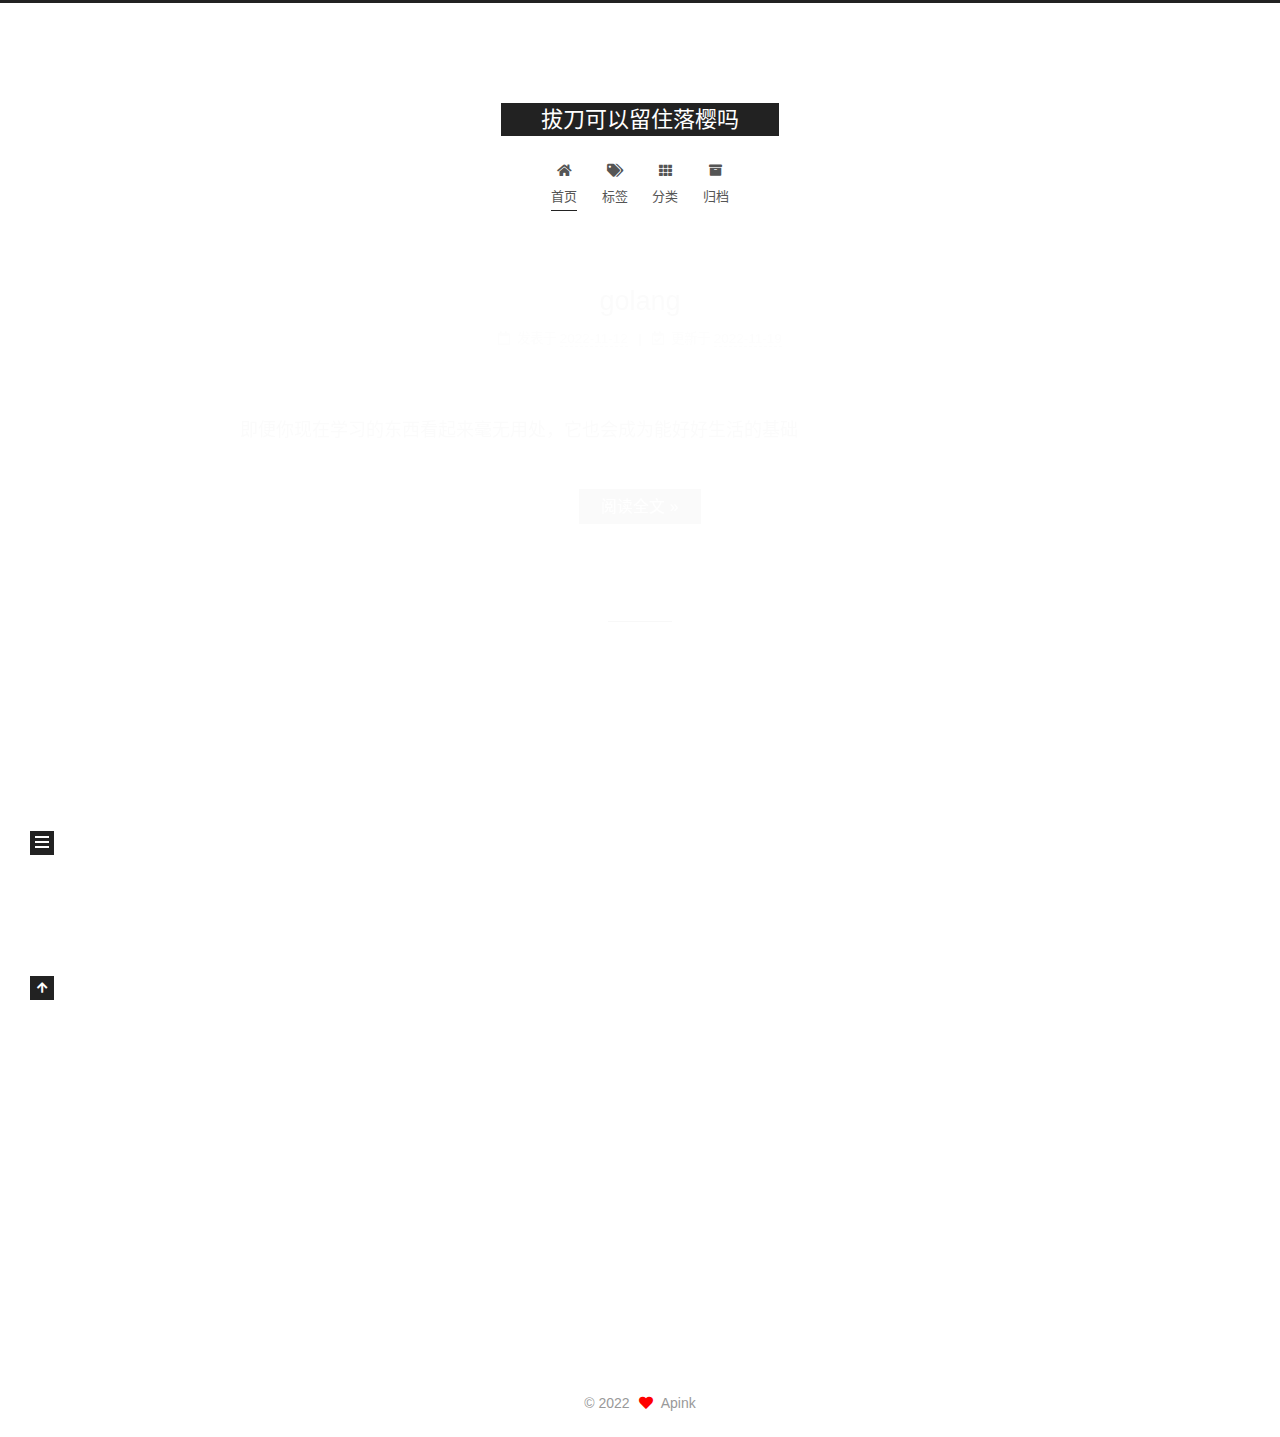
<file: index.html>
<!DOCTYPE html>
<html lang="zh-CN">
<head>
  <meta charset="UTF-8">
<meta name="viewport" content="width=device-width, initial-scale=1, maximum-scale=2">
<meta name="theme-color" content="#222">
<meta name="generator" content="Hexo 6.3.0">
  <link rel="apple-touch-icon" sizes="180x180" href="/images/apple-touch-icon-next.png">
  <link rel="icon" type="image/png" sizes="32x32" href="/images/favicon-32x32-next.png">
  <link rel="icon" type="image/png" sizes="16x16" href="/images/favicon-16x16-next.png">
  <link rel="mask-icon" href="/images/logo.svg" color="#222">

<link rel="stylesheet" href="/css/main.css">


<link rel="stylesheet" href="/lib/font-awesome/css/all.min.css">

<script id="hexo-configurations">
    var NexT = window.NexT || {};
    var CONFIG = {"hostname":"example.com","root":"/","scheme":"Muse","version":"7.8.0","exturl":false,"sidebar":{"position":"left","display":"post","padding":18,"offset":12,"onmobile":false},"copycode":{"enable":false,"show_result":false,"style":null},"back2top":{"enable":true,"sidebar":false,"scrollpercent":false},"bookmark":{"enable":false,"color":"#222","save":"auto"},"fancybox":false,"mediumzoom":false,"lazyload":false,"pangu":false,"comments":{"style":"tabs","active":null,"storage":true,"lazyload":false,"nav":null},"algolia":{"hits":{"per_page":10},"labels":{"input_placeholder":"Search for Posts","hits_empty":"We didn't find any results for the search: ${query}","hits_stats":"${hits} results found in ${time} ms"}},"localsearch":{"enable":false,"trigger":"auto","top_n_per_article":1,"unescape":false,"preload":false},"motion":{"enable":true,"async":false,"transition":{"post_block":"fadeIn","post_header":"slideDownIn","post_body":"slideDownIn","coll_header":"slideLeftIn","sidebar":"slideUpIn"}}};
  </script>

  <meta property="og:type" content="website">
<meta property="og:title" content="拔刀可以留住落樱吗">
<meta property="og:url" content="http://example.com/index.html">
<meta property="og:site_name" content="拔刀可以留住落樱吗">
<meta property="og:locale" content="zh_CN">
<meta property="article:author" content="Apink">
<meta name="twitter:card" content="summary">

<link rel="canonical" href="http://example.com/">


<script id="page-configurations">
  // https://hexo.io/docs/variables.html
  CONFIG.page = {
    sidebar: "",
    isHome : true,
    isPost : false,
    lang   : 'zh-CN'
  };
</script>

  <title>拔刀可以留住落樱吗</title>
  






  <noscript>
  <style>
  .use-motion .brand,
  .use-motion .menu-item,
  .sidebar-inner,
  .use-motion .post-block,
  .use-motion .pagination,
  .use-motion .comments,
  .use-motion .post-header,
  .use-motion .post-body,
  .use-motion .collection-header { opacity: initial; }

  .use-motion .site-title,
  .use-motion .site-subtitle {
    opacity: initial;
    top: initial;
  }

  .use-motion .logo-line-before i { left: initial; }
  .use-motion .logo-line-after i { right: initial; }
  </style>
</noscript>

</head>

<body itemscope itemtype="http://schema.org/WebPage">
  <div class="container use-motion">
    <div class="headband"></div>

    <header class="header" itemscope itemtype="http://schema.org/WPHeader">
      <div class="header-inner"><div class="site-brand-container">
  <div class="site-nav-toggle">
    <div class="toggle" aria-label="切换导航栏">
      <span class="toggle-line toggle-line-first"></span>
      <span class="toggle-line toggle-line-middle"></span>
      <span class="toggle-line toggle-line-last"></span>
    </div>
  </div>

  <div class="site-meta">

    <a href="/" class="brand" rel="start">
      <span class="logo-line-before"><i></i></span>
      <h1 class="site-title">拔刀可以留住落樱吗</h1>
      <span class="logo-line-after"><i></i></span>
    </a>
  </div>

  <div class="site-nav-right">
    <div class="toggle popup-trigger">
    </div>
  </div>
</div>




<nav class="site-nav">
  <ul id="menu" class="main-menu menu">
        <li class="menu-item menu-item-home">

    <a href="/" rel="section"><i class="fa fa-home fa-fw"></i>首页</a>

  </li>
        <li class="menu-item menu-item-tags">

    <a href="/tags/" rel="section"><i class="fa fa-tags fa-fw"></i>标签</a>

  </li>
        <li class="menu-item menu-item-categories">

    <a href="/categories/" rel="section"><i class="fa fa-th fa-fw"></i>分类</a>

  </li>
        <li class="menu-item menu-item-archives">

    <a href="/archives/" rel="section"><i class="fa fa-archive fa-fw"></i>归档</a>

  </li>
  </ul>
</nav>




</div>
    </header>

    
  <div class="back-to-top">
    <i class="fa fa-arrow-up"></i>
    <span>0%</span>
  </div>


    <main class="main">
      <div class="main-inner">
        <div class="content-wrap">
          

          <div class="content index posts-expand">
            
      
  
  
  <article itemscope itemtype="http://schema.org/Article" class="post-block" lang="zh-CN">
    <link itemprop="mainEntityOfPage" href="http://example.com/2022/11/12/golang/">

    <span hidden itemprop="author" itemscope itemtype="http://schema.org/Person">
      <meta itemprop="image" content="/images/avatar.gif">
      <meta itemprop="name" content="Apink">
      <meta itemprop="description" content="">
    </span>

    <span hidden itemprop="publisher" itemscope itemtype="http://schema.org/Organization">
      <meta itemprop="name" content="拔刀可以留住落樱吗">
    </span>
      <header class="post-header">
        <h2 class="post-title" itemprop="name headline">
          
            <a href="/2022/11/12/golang/" class="post-title-link" itemprop="url">golang</a>
        </h2>

        <div class="post-meta">
            <span class="post-meta-item">
              <span class="post-meta-item-icon">
                <i class="far fa-calendar"></i>
              </span>
              <span class="post-meta-item-text">发表于</span>

              <time title="创建时间：2022-11-12 21:13:49" itemprop="dateCreated datePublished" datetime="2022-11-12T21:13:49+08:00">2022-11-12</time>
            </span>
              <span class="post-meta-item">
                <span class="post-meta-item-icon">
                  <i class="far fa-calendar-check"></i>
                </span>
                <span class="post-meta-item-text">更新于</span>
                <time title="修改时间：2022-11-19 14:33:45" itemprop="dateModified" datetime="2022-11-19T14:33:45+08:00">2022-11-19</time>
              </span>

          

        </div>
      </header>

    
    
    
    <div class="post-body" itemprop="articleBody">

      
          即便你现在学习的东西看起来毫无用处，它也会成为能好好生活的基础
          <!--noindex-->
            <div class="post-button">
              <a class="btn" href="/2022/11/12/golang/#more" rel="contents">
                阅读全文 &raquo;
              </a>
            </div>
          <!--/noindex-->
        
      
    </div>

    
    
    
      <footer class="post-footer">
        <div class="post-eof"></div>
      </footer>
  </article>
  
  
  

      
  
  
  <article itemscope itemtype="http://schema.org/Article" class="post-block" lang="zh-CN">
    <link itemprop="mainEntityOfPage" href="http://example.com/2022/11/07/solidity/">

    <span hidden itemprop="author" itemscope itemtype="http://schema.org/Person">
      <meta itemprop="image" content="/images/avatar.gif">
      <meta itemprop="name" content="Apink">
      <meta itemprop="description" content="">
    </span>

    <span hidden itemprop="publisher" itemscope itemtype="http://schema.org/Organization">
      <meta itemprop="name" content="拔刀可以留住落樱吗">
    </span>
      <header class="post-header">
        <h2 class="post-title" itemprop="name headline">
          
            <a href="/2022/11/07/solidity/" class="post-title-link" itemprop="url">solidity</a>
        </h2>

        <div class="post-meta">
            <span class="post-meta-item">
              <span class="post-meta-item-icon">
                <i class="far fa-calendar"></i>
              </span>
              <span class="post-meta-item-text">发表于</span>

              <time title="创建时间：2022-11-07 22:40:53" itemprop="dateCreated datePublished" datetime="2022-11-07T22:40:53+08:00">2022-11-07</time>
            </span>
              <span class="post-meta-item">
                <span class="post-meta-item-icon">
                  <i class="far fa-calendar-check"></i>
                </span>
                <span class="post-meta-item-text">更新于</span>
                <time title="修改时间：2022-11-16 22:51:25" itemprop="dateModified" datetime="2022-11-16T22:51:25+08:00">2022-11-16</time>
              </span>

          

        </div>
      </header>

    
    
    
    <div class="post-body" itemprop="articleBody">

      
          美，只不过是一瞬间的感觉，只有真实才是永恒的，而真实绝不会美
          <!--noindex-->
            <div class="post-button">
              <a class="btn" href="/2022/11/07/solidity/#more" rel="contents">
                阅读全文 &raquo;
              </a>
            </div>
          <!--/noindex-->
        
      
    </div>

    
    
    
      <footer class="post-footer">
        <div class="post-eof"></div>
      </footer>
  </article>
  
  
  

      
  
  
  <article itemscope itemtype="http://schema.org/Article" class="post-block" lang="zh-CN">
    <link itemprop="mainEntityOfPage" href="http://example.com/2022/11/07/%E5%8C%BA%E5%9D%97%E9%93%BE/">

    <span hidden itemprop="author" itemscope itemtype="http://schema.org/Person">
      <meta itemprop="image" content="/images/avatar.gif">
      <meta itemprop="name" content="Apink">
      <meta itemprop="description" content="">
    </span>

    <span hidden itemprop="publisher" itemscope itemtype="http://schema.org/Organization">
      <meta itemprop="name" content="拔刀可以留住落樱吗">
    </span>
      <header class="post-header">
        <h2 class="post-title" itemprop="name headline">
          
            <a href="/2022/11/07/%E5%8C%BA%E5%9D%97%E9%93%BE/" class="post-title-link" itemprop="url">区块链</a>
        </h2>

        <div class="post-meta">
            <span class="post-meta-item">
              <span class="post-meta-item-icon">
                <i class="far fa-calendar"></i>
              </span>
              <span class="post-meta-item-text">发表于</span>

              <time title="创建时间：2022-11-07 22:35:42" itemprop="dateCreated datePublished" datetime="2022-11-07T22:35:42+08:00">2022-11-07</time>
            </span>
              <span class="post-meta-item">
                <span class="post-meta-item-icon">
                  <i class="far fa-calendar-check"></i>
                </span>
                <span class="post-meta-item-text">更新于</span>
                <time title="修改时间：2022-11-21 00:06:36" itemprop="dateModified" datetime="2022-11-21T00:06:36+08:00">2022-11-21</time>
              </span>

          

        </div>
      </header>

    
    
    
    <div class="post-body" itemprop="articleBody">

      
          树叶的一生只是为了归根吗
          <!--noindex-->
            <div class="post-button">
              <a class="btn" href="/2022/11/07/%E5%8C%BA%E5%9D%97%E9%93%BE/#more" rel="contents">
                阅读全文 &raquo;
              </a>
            </div>
          <!--/noindex-->
        
      
    </div>

    
    
    
      <footer class="post-footer">
        <div class="post-eof"></div>
      </footer>
  </article>
  
  
  


  



          </div>
          

<script>
  window.addEventListener('tabs:register', () => {
    let { activeClass } = CONFIG.comments;
    if (CONFIG.comments.storage) {
      activeClass = localStorage.getItem('comments_active') || activeClass;
    }
    if (activeClass) {
      let activeTab = document.querySelector(`a[href="#comment-${activeClass}"]`);
      if (activeTab) {
        activeTab.click();
      }
    }
  });
  if (CONFIG.comments.storage) {
    window.addEventListener('tabs:click', event => {
      if (!event.target.matches('.tabs-comment .tab-content .tab-pane')) return;
      let commentClass = event.target.classList[1];
      localStorage.setItem('comments_active', commentClass);
    });
  }
</script>

        </div>
          
  
  <div class="toggle sidebar-toggle">
    <span class="toggle-line toggle-line-first"></span>
    <span class="toggle-line toggle-line-middle"></span>
    <span class="toggle-line toggle-line-last"></span>
  </div>

  <aside class="sidebar">
    <div class="sidebar-inner">

      <ul class="sidebar-nav motion-element">
        <li class="sidebar-nav-toc">
          文章目录
        </li>
        <li class="sidebar-nav-overview">
          站点概览
        </li>
      </ul>

      <!--noindex-->
      <div class="post-toc-wrap sidebar-panel">
      </div>
      <!--/noindex-->

      <div class="site-overview-wrap sidebar-panel">
        <div class="site-author motion-element" itemprop="author" itemscope itemtype="http://schema.org/Person">
  <p class="site-author-name" itemprop="name">Apink</p>
  <div class="site-description" itemprop="description"></div>
</div>
<div class="site-state-wrap motion-element">
  <nav class="site-state">
      <div class="site-state-item site-state-posts">
          <a href="/archives/">
        
          <span class="site-state-item-count">3</span>
          <span class="site-state-item-name">日志</span>
        </a>
      </div>
  </nav>
</div>



      </div>

    </div>
  </aside>
  <div id="sidebar-dimmer"></div>


      </div>
    </main>

    <footer class="footer">
      <div class="footer-inner">
        

        

<div class="copyright">
  
  &copy; 
  <span itemprop="copyrightYear">2022</span>
  <span class="with-love">
    <i class="fa fa-heart"></i>
  </span>
  <span class="author" itemprop="copyrightHolder">Apink</span>
</div>
<!--
  <div class="powered-by">由 <a href="https://hexo.io/" class="theme-link" rel="noopener" target="_blank">Hexo</a> & <a href="https://muse.theme-next.org/" class="theme-link" rel="noopener" target="_blank">NexT.Muse</a> 强力驱动
  </div>
-->

        








      </div>
    </footer>
  </div>

  
  <script src="/lib/anime.min.js"></script>
  <script src="/lib/velocity/velocity.min.js"></script>
  <script src="/lib/velocity/velocity.ui.min.js"></script>

<script src="/js/utils.js"></script>

<script src="/js/motion.js"></script>


<script src="/js/schemes/muse.js"></script>


<script src="/js/next-boot.js"></script>




  















  

  

</body>
</html>
</file>
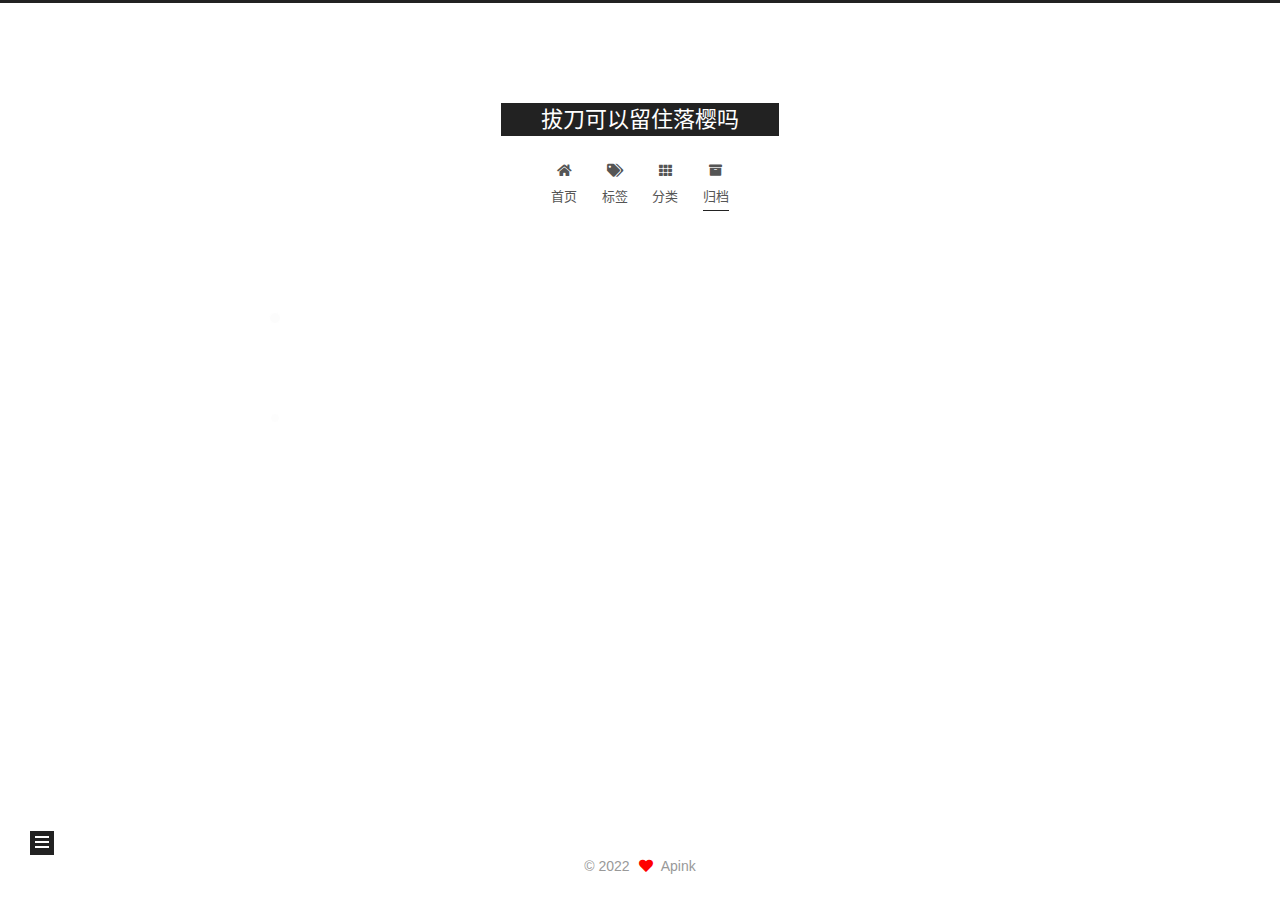
<file: archives/index.html>
<!DOCTYPE html>
<html lang="zh-CN">
<head>
  <meta charset="UTF-8">
<meta name="viewport" content="width=device-width, initial-scale=1, maximum-scale=2">
<meta name="theme-color" content="#222">
<meta name="generator" content="Hexo 6.3.0">
  <link rel="apple-touch-icon" sizes="180x180" href="/images/apple-touch-icon-next.png">
  <link rel="icon" type="image/png" sizes="32x32" href="/images/favicon-32x32-next.png">
  <link rel="icon" type="image/png" sizes="16x16" href="/images/favicon-16x16-next.png">
  <link rel="mask-icon" href="/images/logo.svg" color="#222">

<link rel="stylesheet" href="/css/main.css">


<link rel="stylesheet" href="/lib/font-awesome/css/all.min.css">

<script id="hexo-configurations">
    var NexT = window.NexT || {};
    var CONFIG = {"hostname":"example.com","root":"/","scheme":"Muse","version":"7.8.0","exturl":false,"sidebar":{"position":"left","display":"post","padding":18,"offset":12,"onmobile":false},"copycode":{"enable":false,"show_result":false,"style":null},"back2top":{"enable":true,"sidebar":false,"scrollpercent":false},"bookmark":{"enable":false,"color":"#222","save":"auto"},"fancybox":false,"mediumzoom":false,"lazyload":false,"pangu":false,"comments":{"style":"tabs","active":null,"storage":true,"lazyload":false,"nav":null},"algolia":{"hits":{"per_page":10},"labels":{"input_placeholder":"Search for Posts","hits_empty":"We didn't find any results for the search: ${query}","hits_stats":"${hits} results found in ${time} ms"}},"localsearch":{"enable":false,"trigger":"auto","top_n_per_article":1,"unescape":false,"preload":false},"motion":{"enable":true,"async":false,"transition":{"post_block":"fadeIn","post_header":"slideDownIn","post_body":"slideDownIn","coll_header":"slideLeftIn","sidebar":"slideUpIn"}}};
  </script>

  <meta property="og:type" content="website">
<meta property="og:title" content="拔刀可以留住落樱吗">
<meta property="og:url" content="http://example.com/archives/index.html">
<meta property="og:site_name" content="拔刀可以留住落樱吗">
<meta property="og:locale" content="zh_CN">
<meta property="article:author" content="Apink">
<meta name="twitter:card" content="summary">

<link rel="canonical" href="http://example.com/archives/">


<script id="page-configurations">
  // https://hexo.io/docs/variables.html
  CONFIG.page = {
    sidebar: "",
    isHome : false,
    isPost : false,
    lang   : 'zh-CN'
  };
</script>

  <title>归档 | 拔刀可以留住落樱吗</title>
  






  <noscript>
  <style>
  .use-motion .brand,
  .use-motion .menu-item,
  .sidebar-inner,
  .use-motion .post-block,
  .use-motion .pagination,
  .use-motion .comments,
  .use-motion .post-header,
  .use-motion .post-body,
  .use-motion .collection-header { opacity: initial; }

  .use-motion .site-title,
  .use-motion .site-subtitle {
    opacity: initial;
    top: initial;
  }

  .use-motion .logo-line-before i { left: initial; }
  .use-motion .logo-line-after i { right: initial; }
  </style>
</noscript>

</head>

<body itemscope itemtype="http://schema.org/WebPage">
  <div class="container use-motion">
    <div class="headband"></div>

    <header class="header" itemscope itemtype="http://schema.org/WPHeader">
      <div class="header-inner"><div class="site-brand-container">
  <div class="site-nav-toggle">
    <div class="toggle" aria-label="切换导航栏">
      <span class="toggle-line toggle-line-first"></span>
      <span class="toggle-line toggle-line-middle"></span>
      <span class="toggle-line toggle-line-last"></span>
    </div>
  </div>

  <div class="site-meta">

    <a href="/" class="brand" rel="start">
      <span class="logo-line-before"><i></i></span>
      <h1 class="site-title">拔刀可以留住落樱吗</h1>
      <span class="logo-line-after"><i></i></span>
    </a>
  </div>

  <div class="site-nav-right">
    <div class="toggle popup-trigger">
    </div>
  </div>
</div>




<nav class="site-nav">
  <ul id="menu" class="main-menu menu">
        <li class="menu-item menu-item-home">

    <a href="/" rel="section"><i class="fa fa-home fa-fw"></i>首页</a>

  </li>
        <li class="menu-item menu-item-tags">

    <a href="/tags/" rel="section"><i class="fa fa-tags fa-fw"></i>标签</a>

  </li>
        <li class="menu-item menu-item-categories">

    <a href="/categories/" rel="section"><i class="fa fa-th fa-fw"></i>分类</a>

  </li>
        <li class="menu-item menu-item-archives">

    <a href="/archives/" rel="section"><i class="fa fa-archive fa-fw"></i>归档</a>

  </li>
  </ul>
</nav>




</div>
    </header>

    
  <div class="back-to-top">
    <i class="fa fa-arrow-up"></i>
    <span>0%</span>
  </div>


    <main class="main">
      <div class="main-inner">
        <div class="content-wrap">
          

          <div class="content archive">
            

  
  
  
  <div class="post-block">
    <div class="posts-collapse">
      <div class="collection-title">
        <span class="collection-header">嗯..! 目前共计 3 篇日志。 继续努力。</span>
      </div>

      
    <div class="collection-year">
      <span class="collection-header">2022</span>
    </div>

  <article itemscope itemtype="http://schema.org/Article">
    <header class="post-header">

      <div class="post-meta">
        <time itemprop="dateCreated"
              datetime="2022-11-12T21:13:49+08:00"
              content="2022-11-12">
          11-12
        </time>
      </div>

      <div class="post-title">
          <a class="post-title-link" href="/2022/11/12/golang/" itemprop="url">
            <span itemprop="name">golang</span>
          </a>
      </div>

    </header>
  </article>

  <article itemscope itemtype="http://schema.org/Article">
    <header class="post-header">

      <div class="post-meta">
        <time itemprop="dateCreated"
              datetime="2022-11-07T22:40:53+08:00"
              content="2022-11-07">
          11-07
        </time>
      </div>

      <div class="post-title">
          <a class="post-title-link" href="/2022/11/07/solidity/" itemprop="url">
            <span itemprop="name">solidity</span>
          </a>
      </div>

    </header>
  </article>

  <article itemscope itemtype="http://schema.org/Article">
    <header class="post-header">

      <div class="post-meta">
        <time itemprop="dateCreated"
              datetime="2022-11-07T22:35:42+08:00"
              content="2022-11-07">
          11-07
        </time>
      </div>

      <div class="post-title">
          <a class="post-title-link" href="/2022/11/07/%E5%8C%BA%E5%9D%97%E9%93%BE/" itemprop="url">
            <span itemprop="name">区块链</span>
          </a>
      </div>

    </header>
  </article>


    </div>
  </div>
  
  
  

  



          </div>
          

<script>
  window.addEventListener('tabs:register', () => {
    let { activeClass } = CONFIG.comments;
    if (CONFIG.comments.storage) {
      activeClass = localStorage.getItem('comments_active') || activeClass;
    }
    if (activeClass) {
      let activeTab = document.querySelector(`a[href="#comment-${activeClass}"]`);
      if (activeTab) {
        activeTab.click();
      }
    }
  });
  if (CONFIG.comments.storage) {
    window.addEventListener('tabs:click', event => {
      if (!event.target.matches('.tabs-comment .tab-content .tab-pane')) return;
      let commentClass = event.target.classList[1];
      localStorage.setItem('comments_active', commentClass);
    });
  }
</script>

        </div>
          
  
  <div class="toggle sidebar-toggle">
    <span class="toggle-line toggle-line-first"></span>
    <span class="toggle-line toggle-line-middle"></span>
    <span class="toggle-line toggle-line-last"></span>
  </div>

  <aside class="sidebar">
    <div class="sidebar-inner">

      <ul class="sidebar-nav motion-element">
        <li class="sidebar-nav-toc">
          文章目录
        </li>
        <li class="sidebar-nav-overview">
          站点概览
        </li>
      </ul>

      <!--noindex-->
      <div class="post-toc-wrap sidebar-panel">
      </div>
      <!--/noindex-->

      <div class="site-overview-wrap sidebar-panel">
        <div class="site-author motion-element" itemprop="author" itemscope itemtype="http://schema.org/Person">
  <p class="site-author-name" itemprop="name">Apink</p>
  <div class="site-description" itemprop="description"></div>
</div>
<div class="site-state-wrap motion-element">
  <nav class="site-state">
      <div class="site-state-item site-state-posts">
          <a href="/archives/">
        
          <span class="site-state-item-count">3</span>
          <span class="site-state-item-name">日志</span>
        </a>
      </div>
  </nav>
</div>



      </div>

    </div>
  </aside>
  <div id="sidebar-dimmer"></div>


      </div>
    </main>

    <footer class="footer">
      <div class="footer-inner">
        

        

<div class="copyright">
  
  &copy; 
  <span itemprop="copyrightYear">2022</span>
  <span class="with-love">
    <i class="fa fa-heart"></i>
  </span>
  <span class="author" itemprop="copyrightHolder">Apink</span>
</div>
<!--
  <div class="powered-by">由 <a href="https://hexo.io/" class="theme-link" rel="noopener" target="_blank">Hexo</a> & <a href="https://muse.theme-next.org/" class="theme-link" rel="noopener" target="_blank">NexT.Muse</a> 强力驱动
  </div>
-->

        








      </div>
    </footer>
  </div>

  
  <script src="/lib/anime.min.js"></script>
  <script src="/lib/velocity/velocity.min.js"></script>
  <script src="/lib/velocity/velocity.ui.min.js"></script>

<script src="/js/utils.js"></script>

<script src="/js/motion.js"></script>


<script src="/js/schemes/muse.js"></script>


<script src="/js/next-boot.js"></script>




  















  

  

</body>
</html>
</file>
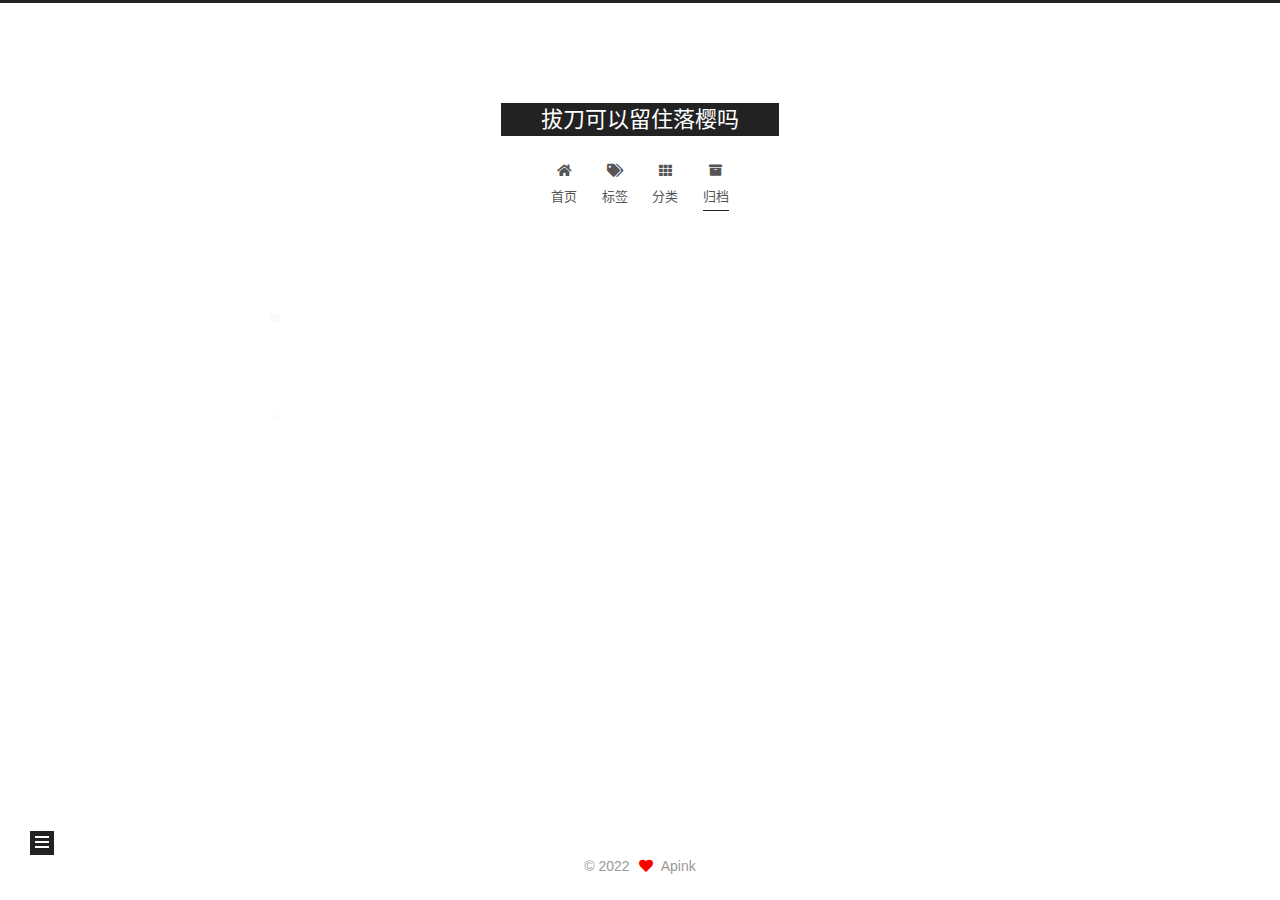
<file: archives/2022/index.html>
<!DOCTYPE html>
<html lang="zh-CN">
<head>
  <meta charset="UTF-8">
<meta name="viewport" content="width=device-width, initial-scale=1, maximum-scale=2">
<meta name="theme-color" content="#222">
<meta name="generator" content="Hexo 6.3.0">
  <link rel="apple-touch-icon" sizes="180x180" href="/images/apple-touch-icon-next.png">
  <link rel="icon" type="image/png" sizes="32x32" href="/images/favicon-32x32-next.png">
  <link rel="icon" type="image/png" sizes="16x16" href="/images/favicon-16x16-next.png">
  <link rel="mask-icon" href="/images/logo.svg" color="#222">

<link rel="stylesheet" href="/css/main.css">


<link rel="stylesheet" href="/lib/font-awesome/css/all.min.css">

<script id="hexo-configurations">
    var NexT = window.NexT || {};
    var CONFIG = {"hostname":"example.com","root":"/","scheme":"Muse","version":"7.8.0","exturl":false,"sidebar":{"position":"left","display":"post","padding":18,"offset":12,"onmobile":false},"copycode":{"enable":false,"show_result":false,"style":null},"back2top":{"enable":true,"sidebar":false,"scrollpercent":false},"bookmark":{"enable":false,"color":"#222","save":"auto"},"fancybox":false,"mediumzoom":false,"lazyload":false,"pangu":false,"comments":{"style":"tabs","active":null,"storage":true,"lazyload":false,"nav":null},"algolia":{"hits":{"per_page":10},"labels":{"input_placeholder":"Search for Posts","hits_empty":"We didn't find any results for the search: ${query}","hits_stats":"${hits} results found in ${time} ms"}},"localsearch":{"enable":false,"trigger":"auto","top_n_per_article":1,"unescape":false,"preload":false},"motion":{"enable":true,"async":false,"transition":{"post_block":"fadeIn","post_header":"slideDownIn","post_body":"slideDownIn","coll_header":"slideLeftIn","sidebar":"slideUpIn"}}};
  </script>

  <meta property="og:type" content="website">
<meta property="og:title" content="拔刀可以留住落樱吗">
<meta property="og:url" content="http://example.com/archives/2022/index.html">
<meta property="og:site_name" content="拔刀可以留住落樱吗">
<meta property="og:locale" content="zh_CN">
<meta property="article:author" content="Apink">
<meta name="twitter:card" content="summary">

<link rel="canonical" href="http://example.com/archives/2022/">


<script id="page-configurations">
  // https://hexo.io/docs/variables.html
  CONFIG.page = {
    sidebar: "",
    isHome : false,
    isPost : false,
    lang   : 'zh-CN'
  };
</script>

  <title>归档 | 拔刀可以留住落樱吗</title>
  






  <noscript>
  <style>
  .use-motion .brand,
  .use-motion .menu-item,
  .sidebar-inner,
  .use-motion .post-block,
  .use-motion .pagination,
  .use-motion .comments,
  .use-motion .post-header,
  .use-motion .post-body,
  .use-motion .collection-header { opacity: initial; }

  .use-motion .site-title,
  .use-motion .site-subtitle {
    opacity: initial;
    top: initial;
  }

  .use-motion .logo-line-before i { left: initial; }
  .use-motion .logo-line-after i { right: initial; }
  </style>
</noscript>

</head>

<body itemscope itemtype="http://schema.org/WebPage">
  <div class="container use-motion">
    <div class="headband"></div>

    <header class="header" itemscope itemtype="http://schema.org/WPHeader">
      <div class="header-inner"><div class="site-brand-container">
  <div class="site-nav-toggle">
    <div class="toggle" aria-label="切换导航栏">
      <span class="toggle-line toggle-line-first"></span>
      <span class="toggle-line toggle-line-middle"></span>
      <span class="toggle-line toggle-line-last"></span>
    </div>
  </div>

  <div class="site-meta">

    <a href="/" class="brand" rel="start">
      <span class="logo-line-before"><i></i></span>
      <h1 class="site-title">拔刀可以留住落樱吗</h1>
      <span class="logo-line-after"><i></i></span>
    </a>
  </div>

  <div class="site-nav-right">
    <div class="toggle popup-trigger">
    </div>
  </div>
</div>




<nav class="site-nav">
  <ul id="menu" class="main-menu menu">
        <li class="menu-item menu-item-home">

    <a href="/" rel="section"><i class="fa fa-home fa-fw"></i>首页</a>

  </li>
        <li class="menu-item menu-item-tags">

    <a href="/tags/" rel="section"><i class="fa fa-tags fa-fw"></i>标签</a>

  </li>
        <li class="menu-item menu-item-categories">

    <a href="/categories/" rel="section"><i class="fa fa-th fa-fw"></i>分类</a>

  </li>
        <li class="menu-item menu-item-archives">

    <a href="/archives/" rel="section"><i class="fa fa-archive fa-fw"></i>归档</a>

  </li>
  </ul>
</nav>




</div>
    </header>

    
  <div class="back-to-top">
    <i class="fa fa-arrow-up"></i>
    <span>0%</span>
  </div>


    <main class="main">
      <div class="main-inner">
        <div class="content-wrap">
          

          <div class="content archive">
            

  
  
  
  <div class="post-block">
    <div class="posts-collapse">
      <div class="collection-title">
        <span class="collection-header">嗯..! 目前共计 3 篇日志。 继续努力。</span>
      </div>

      
    <div class="collection-year">
      <span class="collection-header">2022</span>
    </div>

  <article itemscope itemtype="http://schema.org/Article">
    <header class="post-header">

      <div class="post-meta">
        <time itemprop="dateCreated"
              datetime="2022-11-12T21:13:49+08:00"
              content="2022-11-12">
          11-12
        </time>
      </div>

      <div class="post-title">
          <a class="post-title-link" href="/2022/11/12/golang/" itemprop="url">
            <span itemprop="name">golang</span>
          </a>
      </div>

    </header>
  </article>

  <article itemscope itemtype="http://schema.org/Article">
    <header class="post-header">

      <div class="post-meta">
        <time itemprop="dateCreated"
              datetime="2022-11-07T22:40:53+08:00"
              content="2022-11-07">
          11-07
        </time>
      </div>

      <div class="post-title">
          <a class="post-title-link" href="/2022/11/07/solidity/" itemprop="url">
            <span itemprop="name">solidity</span>
          </a>
      </div>

    </header>
  </article>

  <article itemscope itemtype="http://schema.org/Article">
    <header class="post-header">

      <div class="post-meta">
        <time itemprop="dateCreated"
              datetime="2022-11-07T22:35:42+08:00"
              content="2022-11-07">
          11-07
        </time>
      </div>

      <div class="post-title">
          <a class="post-title-link" href="/2022/11/07/%E5%8C%BA%E5%9D%97%E9%93%BE/" itemprop="url">
            <span itemprop="name">区块链</span>
          </a>
      </div>

    </header>
  </article>


    </div>
  </div>
  
  
  

  



          </div>
          

<script>
  window.addEventListener('tabs:register', () => {
    let { activeClass } = CONFIG.comments;
    if (CONFIG.comments.storage) {
      activeClass = localStorage.getItem('comments_active') || activeClass;
    }
    if (activeClass) {
      let activeTab = document.querySelector(`a[href="#comment-${activeClass}"]`);
      if (activeTab) {
        activeTab.click();
      }
    }
  });
  if (CONFIG.comments.storage) {
    window.addEventListener('tabs:click', event => {
      if (!event.target.matches('.tabs-comment .tab-content .tab-pane')) return;
      let commentClass = event.target.classList[1];
      localStorage.setItem('comments_active', commentClass);
    });
  }
</script>

        </div>
          
  
  <div class="toggle sidebar-toggle">
    <span class="toggle-line toggle-line-first"></span>
    <span class="toggle-line toggle-line-middle"></span>
    <span class="toggle-line toggle-line-last"></span>
  </div>

  <aside class="sidebar">
    <div class="sidebar-inner">

      <ul class="sidebar-nav motion-element">
        <li class="sidebar-nav-toc">
          文章目录
        </li>
        <li class="sidebar-nav-overview">
          站点概览
        </li>
      </ul>

      <!--noindex-->
      <div class="post-toc-wrap sidebar-panel">
      </div>
      <!--/noindex-->

      <div class="site-overview-wrap sidebar-panel">
        <div class="site-author motion-element" itemprop="author" itemscope itemtype="http://schema.org/Person">
  <p class="site-author-name" itemprop="name">Apink</p>
  <div class="site-description" itemprop="description"></div>
</div>
<div class="site-state-wrap motion-element">
  <nav class="site-state">
      <div class="site-state-item site-state-posts">
          <a href="/archives/">
        
          <span class="site-state-item-count">3</span>
          <span class="site-state-item-name">日志</span>
        </a>
      </div>
  </nav>
</div>



      </div>

    </div>
  </aside>
  <div id="sidebar-dimmer"></div>


      </div>
    </main>

    <footer class="footer">
      <div class="footer-inner">
        

        

<div class="copyright">
  
  &copy; 
  <span itemprop="copyrightYear">2022</span>
  <span class="with-love">
    <i class="fa fa-heart"></i>
  </span>
  <span class="author" itemprop="copyrightHolder">Apink</span>
</div>
<!--
  <div class="powered-by">由 <a href="https://hexo.io/" class="theme-link" rel="noopener" target="_blank">Hexo</a> & <a href="https://muse.theme-next.org/" class="theme-link" rel="noopener" target="_blank">NexT.Muse</a> 强力驱动
  </div>
-->

        








      </div>
    </footer>
  </div>

  
  <script src="/lib/anime.min.js"></script>
  <script src="/lib/velocity/velocity.min.js"></script>
  <script src="/lib/velocity/velocity.ui.min.js"></script>

<script src="/js/utils.js"></script>

<script src="/js/motion.js"></script>


<script src="/js/schemes/muse.js"></script>


<script src="/js/next-boot.js"></script>




  















  

  

</body>
</html>
</file>
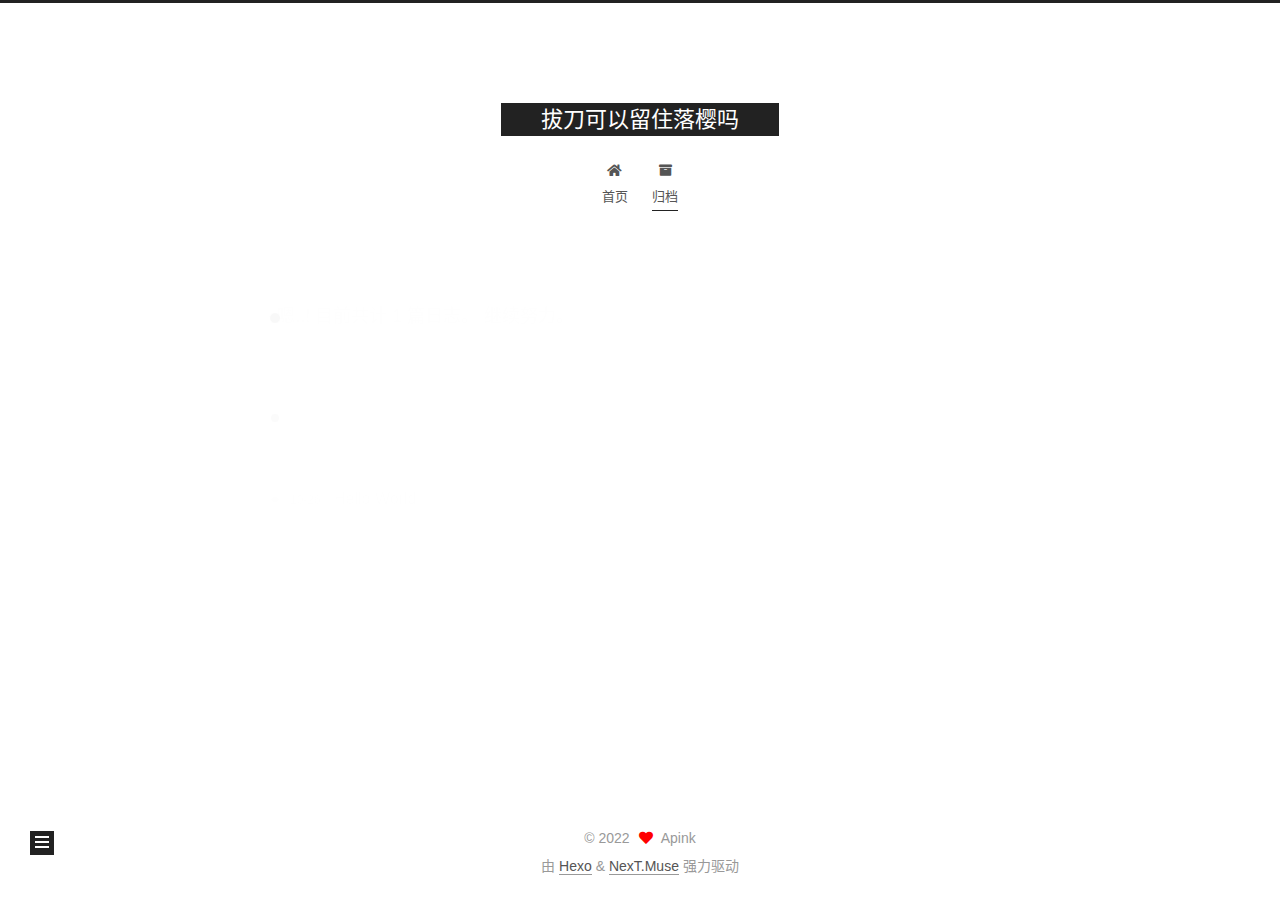
<file: archives/2022/10/index.html>
<!DOCTYPE html>
<html lang="zh-CN">
<head>
  <meta charset="UTF-8">
<meta name="viewport" content="width=device-width, initial-scale=1, maximum-scale=2">
<meta name="theme-color" content="#222">
<meta name="generator" content="Hexo 6.3.0">
  <link rel="apple-touch-icon" sizes="180x180" href="/images/apple-touch-icon-next.png">
  <link rel="icon" type="image/png" sizes="32x32" href="/images/favicon-32x32-next.png">
  <link rel="icon" type="image/png" sizes="16x16" href="/images/favicon-16x16-next.png">
  <link rel="mask-icon" href="/images/logo.svg" color="#222">

<link rel="stylesheet" href="/css/main.css">


<link rel="stylesheet" href="/lib/font-awesome/css/all.min.css">

<script id="hexo-configurations">
    var NexT = window.NexT || {};
    var CONFIG = {"hostname":"example.com","root":"/","scheme":"Muse","version":"7.8.0","exturl":false,"sidebar":{"position":"left","display":"post","padding":18,"offset":12,"onmobile":false},"copycode":{"enable":false,"show_result":false,"style":null},"back2top":{"enable":true,"sidebar":false,"scrollpercent":false},"bookmark":{"enable":false,"color":"#222","save":"auto"},"fancybox":false,"mediumzoom":false,"lazyload":false,"pangu":false,"comments":{"style":"tabs","active":null,"storage":true,"lazyload":false,"nav":null},"algolia":{"hits":{"per_page":10},"labels":{"input_placeholder":"Search for Posts","hits_empty":"We didn't find any results for the search: ${query}","hits_stats":"${hits} results found in ${time} ms"}},"localsearch":{"enable":false,"trigger":"auto","top_n_per_article":1,"unescape":false,"preload":false},"motion":{"enable":true,"async":false,"transition":{"post_block":"fadeIn","post_header":"slideDownIn","post_body":"slideDownIn","coll_header":"slideLeftIn","sidebar":"slideUpIn"}}};
  </script>

  <meta property="og:type" content="website">
<meta property="og:title" content="拔刀可以留住落樱吗">
<meta property="og:url" content="http://example.com/archives/2022/10/index.html">
<meta property="og:site_name" content="拔刀可以留住落樱吗">
<meta property="og:locale" content="zh_CN">
<meta property="article:author" content="Apink">
<meta name="twitter:card" content="summary">

<link rel="canonical" href="http://example.com/archives/2022/10/">


<script id="page-configurations">
  // https://hexo.io/docs/variables.html
  CONFIG.page = {
    sidebar: "",
    isHome : false,
    isPost : false,
    lang   : 'zh-CN'
  };
</script>

  <title>归档 | 拔刀可以留住落樱吗</title>
  






  <noscript>
  <style>
  .use-motion .brand,
  .use-motion .menu-item,
  .sidebar-inner,
  .use-motion .post-block,
  .use-motion .pagination,
  .use-motion .comments,
  .use-motion .post-header,
  .use-motion .post-body,
  .use-motion .collection-header { opacity: initial; }

  .use-motion .site-title,
  .use-motion .site-subtitle {
    opacity: initial;
    top: initial;
  }

  .use-motion .logo-line-before i { left: initial; }
  .use-motion .logo-line-after i { right: initial; }
  </style>
</noscript>

</head>

<body itemscope itemtype="http://schema.org/WebPage">
  <div class="container use-motion">
    <div class="headband"></div>

    <header class="header" itemscope itemtype="http://schema.org/WPHeader">
      <div class="header-inner"><div class="site-brand-container">
  <div class="site-nav-toggle">
    <div class="toggle" aria-label="切换导航栏">
      <span class="toggle-line toggle-line-first"></span>
      <span class="toggle-line toggle-line-middle"></span>
      <span class="toggle-line toggle-line-last"></span>
    </div>
  </div>

  <div class="site-meta">

    <a href="/" class="brand" rel="start">
      <span class="logo-line-before"><i></i></span>
      <h1 class="site-title">拔刀可以留住落樱吗</h1>
      <span class="logo-line-after"><i></i></span>
    </a>
  </div>

  <div class="site-nav-right">
    <div class="toggle popup-trigger">
    </div>
  </div>
</div>




<nav class="site-nav">
  <ul id="menu" class="main-menu menu">
        <li class="menu-item menu-item-home">

    <a href="/" rel="section"><i class="fa fa-home fa-fw"></i>首页</a>

  </li>
        <li class="menu-item menu-item-archives">

    <a href="/archives/" rel="section"><i class="fa fa-archive fa-fw"></i>归档</a>

  </li>
  </ul>
</nav>




</div>
    </header>

    
  <div class="back-to-top">
    <i class="fa fa-arrow-up"></i>
    <span>0%</span>
  </div>


    <main class="main">
      <div class="main-inner">
        <div class="content-wrap">
          

          <div class="content archive">
            

  
  
  
  <div class="post-block">
    <div class="posts-collapse">
      <div class="collection-title">
        <span class="collection-header">嗯..! 目前共计 1 篇日志。 继续努力。</span>
      </div>

      
    <div class="collection-year">
      <span class="collection-header">2022</span>
    </div>

  <article itemscope itemtype="http://schema.org/Article">
    <header class="post-header">

      <div class="post-meta">
        <time itemprop="dateCreated"
              datetime="2022-10-26T22:51:14+08:00"
              content="2022-10-26">
          10-26
        </time>
      </div>

      <div class="post-title">
          <a class="post-title-link" href="/2022/10/26/hello-world/" itemprop="url">
            <span itemprop="name">Hello World</span>
          </a>
      </div>

    </header>
  </article>


    </div>
  </div>
  
  
  

  



          </div>
          

<script>
  window.addEventListener('tabs:register', () => {
    let { activeClass } = CONFIG.comments;
    if (CONFIG.comments.storage) {
      activeClass = localStorage.getItem('comments_active') || activeClass;
    }
    if (activeClass) {
      let activeTab = document.querySelector(`a[href="#comment-${activeClass}"]`);
      if (activeTab) {
        activeTab.click();
      }
    }
  });
  if (CONFIG.comments.storage) {
    window.addEventListener('tabs:click', event => {
      if (!event.target.matches('.tabs-comment .tab-content .tab-pane')) return;
      let commentClass = event.target.classList[1];
      localStorage.setItem('comments_active', commentClass);
    });
  }
</script>

        </div>
          
  
  <div class="toggle sidebar-toggle">
    <span class="toggle-line toggle-line-first"></span>
    <span class="toggle-line toggle-line-middle"></span>
    <span class="toggle-line toggle-line-last"></span>
  </div>

  <aside class="sidebar">
    <div class="sidebar-inner">

      <ul class="sidebar-nav motion-element">
        <li class="sidebar-nav-toc">
          文章目录
        </li>
        <li class="sidebar-nav-overview">
          站点概览
        </li>
      </ul>

      <!--noindex-->
      <div class="post-toc-wrap sidebar-panel">
      </div>
      <!--/noindex-->

      <div class="site-overview-wrap sidebar-panel">
        <div class="site-author motion-element" itemprop="author" itemscope itemtype="http://schema.org/Person">
  <p class="site-author-name" itemprop="name">Apink</p>
  <div class="site-description" itemprop="description"></div>
</div>
<div class="site-state-wrap motion-element">
  <nav class="site-state">
      <div class="site-state-item site-state-posts">
          <a href="/archives/">
        
          <span class="site-state-item-count">1</span>
          <span class="site-state-item-name">日志</span>
        </a>
      </div>
  </nav>
</div>



      </div>

    </div>
  </aside>
  <div id="sidebar-dimmer"></div>


      </div>
    </main>

    <footer class="footer">
      <div class="footer-inner">
        

        

<div class="copyright">
  
  &copy; 
  <span itemprop="copyrightYear">2022</span>
  <span class="with-love">
    <i class="fa fa-heart"></i>
  </span>
  <span class="author" itemprop="copyrightHolder">Apink</span>
</div>
  <div class="powered-by">由 <a href="https://hexo.io/" class="theme-link" rel="noopener" target="_blank">Hexo</a> & <a href="https://muse.theme-next.org/" class="theme-link" rel="noopener" target="_blank">NexT.Muse</a> 强力驱动
  </div>

        








      </div>
    </footer>
  </div>

  
  <script src="/lib/anime.min.js"></script>
  <script src="/lib/velocity/velocity.min.js"></script>
  <script src="/lib/velocity/velocity.ui.min.js"></script>

<script src="/js/utils.js"></script>

<script src="/js/motion.js"></script>


<script src="/js/schemes/muse.js"></script>


<script src="/js/next-boot.js"></script>




  















  

  

</body>
</html>
</file>
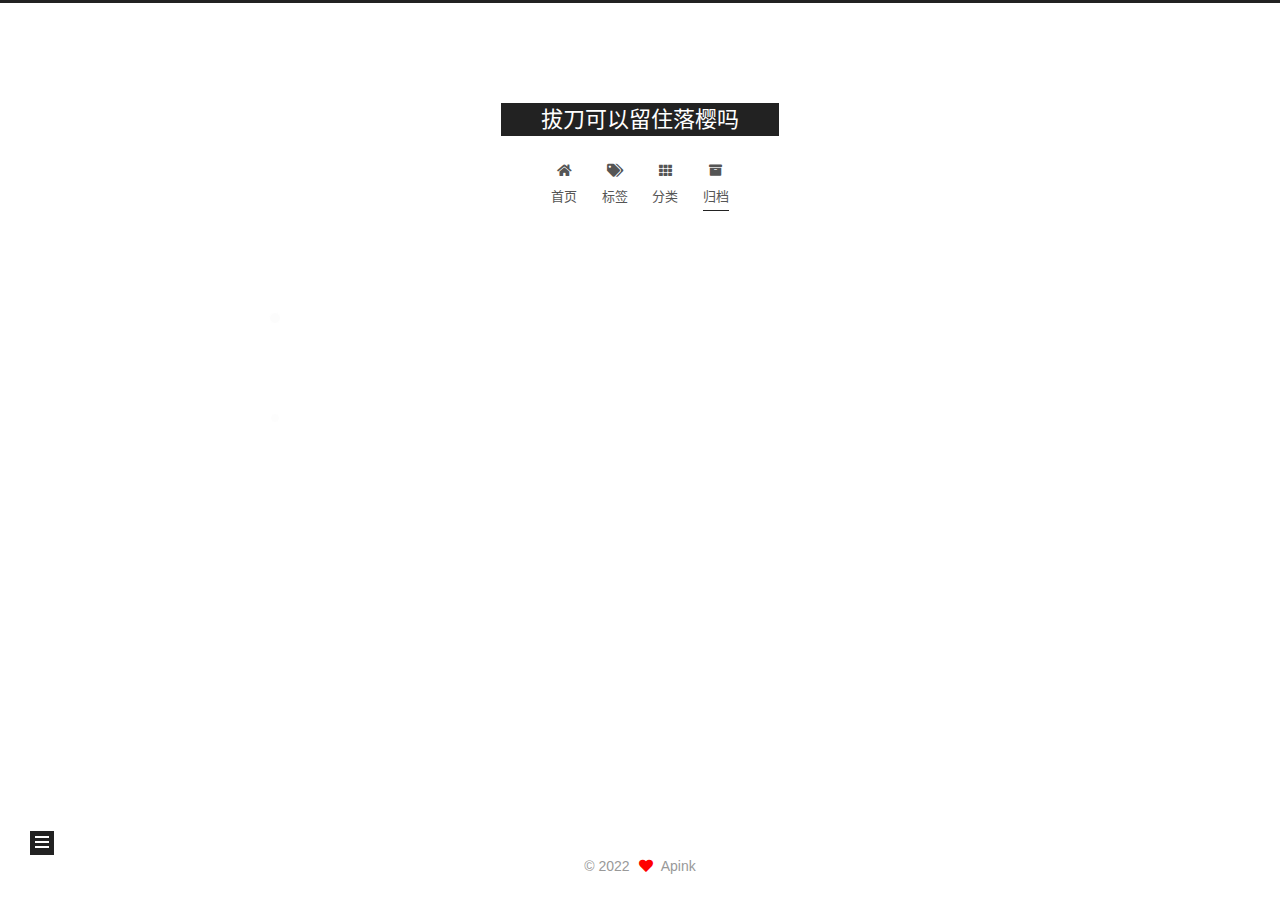
<file: archives/2022/11/index.html>
<!DOCTYPE html>
<html lang="zh-CN">
<head>
  <meta charset="UTF-8">
<meta name="viewport" content="width=device-width, initial-scale=1, maximum-scale=2">
<meta name="theme-color" content="#222">
<meta name="generator" content="Hexo 6.3.0">
  <link rel="apple-touch-icon" sizes="180x180" href="/images/apple-touch-icon-next.png">
  <link rel="icon" type="image/png" sizes="32x32" href="/images/favicon-32x32-next.png">
  <link rel="icon" type="image/png" sizes="16x16" href="/images/favicon-16x16-next.png">
  <link rel="mask-icon" href="/images/logo.svg" color="#222">

<link rel="stylesheet" href="/css/main.css">


<link rel="stylesheet" href="/lib/font-awesome/css/all.min.css">

<script id="hexo-configurations">
    var NexT = window.NexT || {};
    var CONFIG = {"hostname":"example.com","root":"/","scheme":"Muse","version":"7.8.0","exturl":false,"sidebar":{"position":"left","display":"post","padding":18,"offset":12,"onmobile":false},"copycode":{"enable":false,"show_result":false,"style":null},"back2top":{"enable":true,"sidebar":false,"scrollpercent":false},"bookmark":{"enable":false,"color":"#222","save":"auto"},"fancybox":false,"mediumzoom":false,"lazyload":false,"pangu":false,"comments":{"style":"tabs","active":null,"storage":true,"lazyload":false,"nav":null},"algolia":{"hits":{"per_page":10},"labels":{"input_placeholder":"Search for Posts","hits_empty":"We didn't find any results for the search: ${query}","hits_stats":"${hits} results found in ${time} ms"}},"localsearch":{"enable":false,"trigger":"auto","top_n_per_article":1,"unescape":false,"preload":false},"motion":{"enable":true,"async":false,"transition":{"post_block":"fadeIn","post_header":"slideDownIn","post_body":"slideDownIn","coll_header":"slideLeftIn","sidebar":"slideUpIn"}}};
  </script>

  <meta property="og:type" content="website">
<meta property="og:title" content="拔刀可以留住落樱吗">
<meta property="og:url" content="http://example.com/archives/2022/11/index.html">
<meta property="og:site_name" content="拔刀可以留住落樱吗">
<meta property="og:locale" content="zh_CN">
<meta property="article:author" content="Apink">
<meta name="twitter:card" content="summary">

<link rel="canonical" href="http://example.com/archives/2022/11/">


<script id="page-configurations">
  // https://hexo.io/docs/variables.html
  CONFIG.page = {
    sidebar: "",
    isHome : false,
    isPost : false,
    lang   : 'zh-CN'
  };
</script>

  <title>归档 | 拔刀可以留住落樱吗</title>
  






  <noscript>
  <style>
  .use-motion .brand,
  .use-motion .menu-item,
  .sidebar-inner,
  .use-motion .post-block,
  .use-motion .pagination,
  .use-motion .comments,
  .use-motion .post-header,
  .use-motion .post-body,
  .use-motion .collection-header { opacity: initial; }

  .use-motion .site-title,
  .use-motion .site-subtitle {
    opacity: initial;
    top: initial;
  }

  .use-motion .logo-line-before i { left: initial; }
  .use-motion .logo-line-after i { right: initial; }
  </style>
</noscript>

</head>

<body itemscope itemtype="http://schema.org/WebPage">
  <div class="container use-motion">
    <div class="headband"></div>

    <header class="header" itemscope itemtype="http://schema.org/WPHeader">
      <div class="header-inner"><div class="site-brand-container">
  <div class="site-nav-toggle">
    <div class="toggle" aria-label="切换导航栏">
      <span class="toggle-line toggle-line-first"></span>
      <span class="toggle-line toggle-line-middle"></span>
      <span class="toggle-line toggle-line-last"></span>
    </div>
  </div>

  <div class="site-meta">

    <a href="/" class="brand" rel="start">
      <span class="logo-line-before"><i></i></span>
      <h1 class="site-title">拔刀可以留住落樱吗</h1>
      <span class="logo-line-after"><i></i></span>
    </a>
  </div>

  <div class="site-nav-right">
    <div class="toggle popup-trigger">
    </div>
  </div>
</div>




<nav class="site-nav">
  <ul id="menu" class="main-menu menu">
        <li class="menu-item menu-item-home">

    <a href="/" rel="section"><i class="fa fa-home fa-fw"></i>首页</a>

  </li>
        <li class="menu-item menu-item-tags">

    <a href="/tags/" rel="section"><i class="fa fa-tags fa-fw"></i>标签</a>

  </li>
        <li class="menu-item menu-item-categories">

    <a href="/categories/" rel="section"><i class="fa fa-th fa-fw"></i>分类</a>

  </li>
        <li class="menu-item menu-item-archives">

    <a href="/archives/" rel="section"><i class="fa fa-archive fa-fw"></i>归档</a>

  </li>
  </ul>
</nav>




</div>
    </header>

    
  <div class="back-to-top">
    <i class="fa fa-arrow-up"></i>
    <span>0%</span>
  </div>


    <main class="main">
      <div class="main-inner">
        <div class="content-wrap">
          

          <div class="content archive">
            

  
  
  
  <div class="post-block">
    <div class="posts-collapse">
      <div class="collection-title">
        <span class="collection-header">嗯..! 目前共计 3 篇日志。 继续努力。</span>
      </div>

      
    <div class="collection-year">
      <span class="collection-header">2022</span>
    </div>

  <article itemscope itemtype="http://schema.org/Article">
    <header class="post-header">

      <div class="post-meta">
        <time itemprop="dateCreated"
              datetime="2022-11-12T21:13:49+08:00"
              content="2022-11-12">
          11-12
        </time>
      </div>

      <div class="post-title">
          <a class="post-title-link" href="/2022/11/12/golang/" itemprop="url">
            <span itemprop="name">golang</span>
          </a>
      </div>

    </header>
  </article>

  <article itemscope itemtype="http://schema.org/Article">
    <header class="post-header">

      <div class="post-meta">
        <time itemprop="dateCreated"
              datetime="2022-11-07T22:40:53+08:00"
              content="2022-11-07">
          11-07
        </time>
      </div>

      <div class="post-title">
          <a class="post-title-link" href="/2022/11/07/solidity/" itemprop="url">
            <span itemprop="name">solidity</span>
          </a>
      </div>

    </header>
  </article>

  <article itemscope itemtype="http://schema.org/Article">
    <header class="post-header">

      <div class="post-meta">
        <time itemprop="dateCreated"
              datetime="2022-11-07T22:35:42+08:00"
              content="2022-11-07">
          11-07
        </time>
      </div>

      <div class="post-title">
          <a class="post-title-link" href="/2022/11/07/%E5%8C%BA%E5%9D%97%E9%93%BE/" itemprop="url">
            <span itemprop="name">区块链</span>
          </a>
      </div>

    </header>
  </article>


    </div>
  </div>
  
  
  

  



          </div>
          

<script>
  window.addEventListener('tabs:register', () => {
    let { activeClass } = CONFIG.comments;
    if (CONFIG.comments.storage) {
      activeClass = localStorage.getItem('comments_active') || activeClass;
    }
    if (activeClass) {
      let activeTab = document.querySelector(`a[href="#comment-${activeClass}"]`);
      if (activeTab) {
        activeTab.click();
      }
    }
  });
  if (CONFIG.comments.storage) {
    window.addEventListener('tabs:click', event => {
      if (!event.target.matches('.tabs-comment .tab-content .tab-pane')) return;
      let commentClass = event.target.classList[1];
      localStorage.setItem('comments_active', commentClass);
    });
  }
</script>

        </div>
          
  
  <div class="toggle sidebar-toggle">
    <span class="toggle-line toggle-line-first"></span>
    <span class="toggle-line toggle-line-middle"></span>
    <span class="toggle-line toggle-line-last"></span>
  </div>

  <aside class="sidebar">
    <div class="sidebar-inner">

      <ul class="sidebar-nav motion-element">
        <li class="sidebar-nav-toc">
          文章目录
        </li>
        <li class="sidebar-nav-overview">
          站点概览
        </li>
      </ul>

      <!--noindex-->
      <div class="post-toc-wrap sidebar-panel">
      </div>
      <!--/noindex-->

      <div class="site-overview-wrap sidebar-panel">
        <div class="site-author motion-element" itemprop="author" itemscope itemtype="http://schema.org/Person">
  <p class="site-author-name" itemprop="name">Apink</p>
  <div class="site-description" itemprop="description"></div>
</div>
<div class="site-state-wrap motion-element">
  <nav class="site-state">
      <div class="site-state-item site-state-posts">
          <a href="/archives/">
        
          <span class="site-state-item-count">3</span>
          <span class="site-state-item-name">日志</span>
        </a>
      </div>
  </nav>
</div>



      </div>

    </div>
  </aside>
  <div id="sidebar-dimmer"></div>


      </div>
    </main>

    <footer class="footer">
      <div class="footer-inner">
        

        

<div class="copyright">
  
  &copy; 
  <span itemprop="copyrightYear">2022</span>
  <span class="with-love">
    <i class="fa fa-heart"></i>
  </span>
  <span class="author" itemprop="copyrightHolder">Apink</span>
</div>
<!--
  <div class="powered-by">由 <a href="https://hexo.io/" class="theme-link" rel="noopener" target="_blank">Hexo</a> & <a href="https://muse.theme-next.org/" class="theme-link" rel="noopener" target="_blank">NexT.Muse</a> 强力驱动
  </div>
-->

        








      </div>
    </footer>
  </div>

  
  <script src="/lib/anime.min.js"></script>
  <script src="/lib/velocity/velocity.min.js"></script>
  <script src="/lib/velocity/velocity.ui.min.js"></script>

<script src="/js/utils.js"></script>

<script src="/js/motion.js"></script>


<script src="/js/schemes/muse.js"></script>


<script src="/js/next-boot.js"></script>




  















  

  

</body>
</html>
</file>
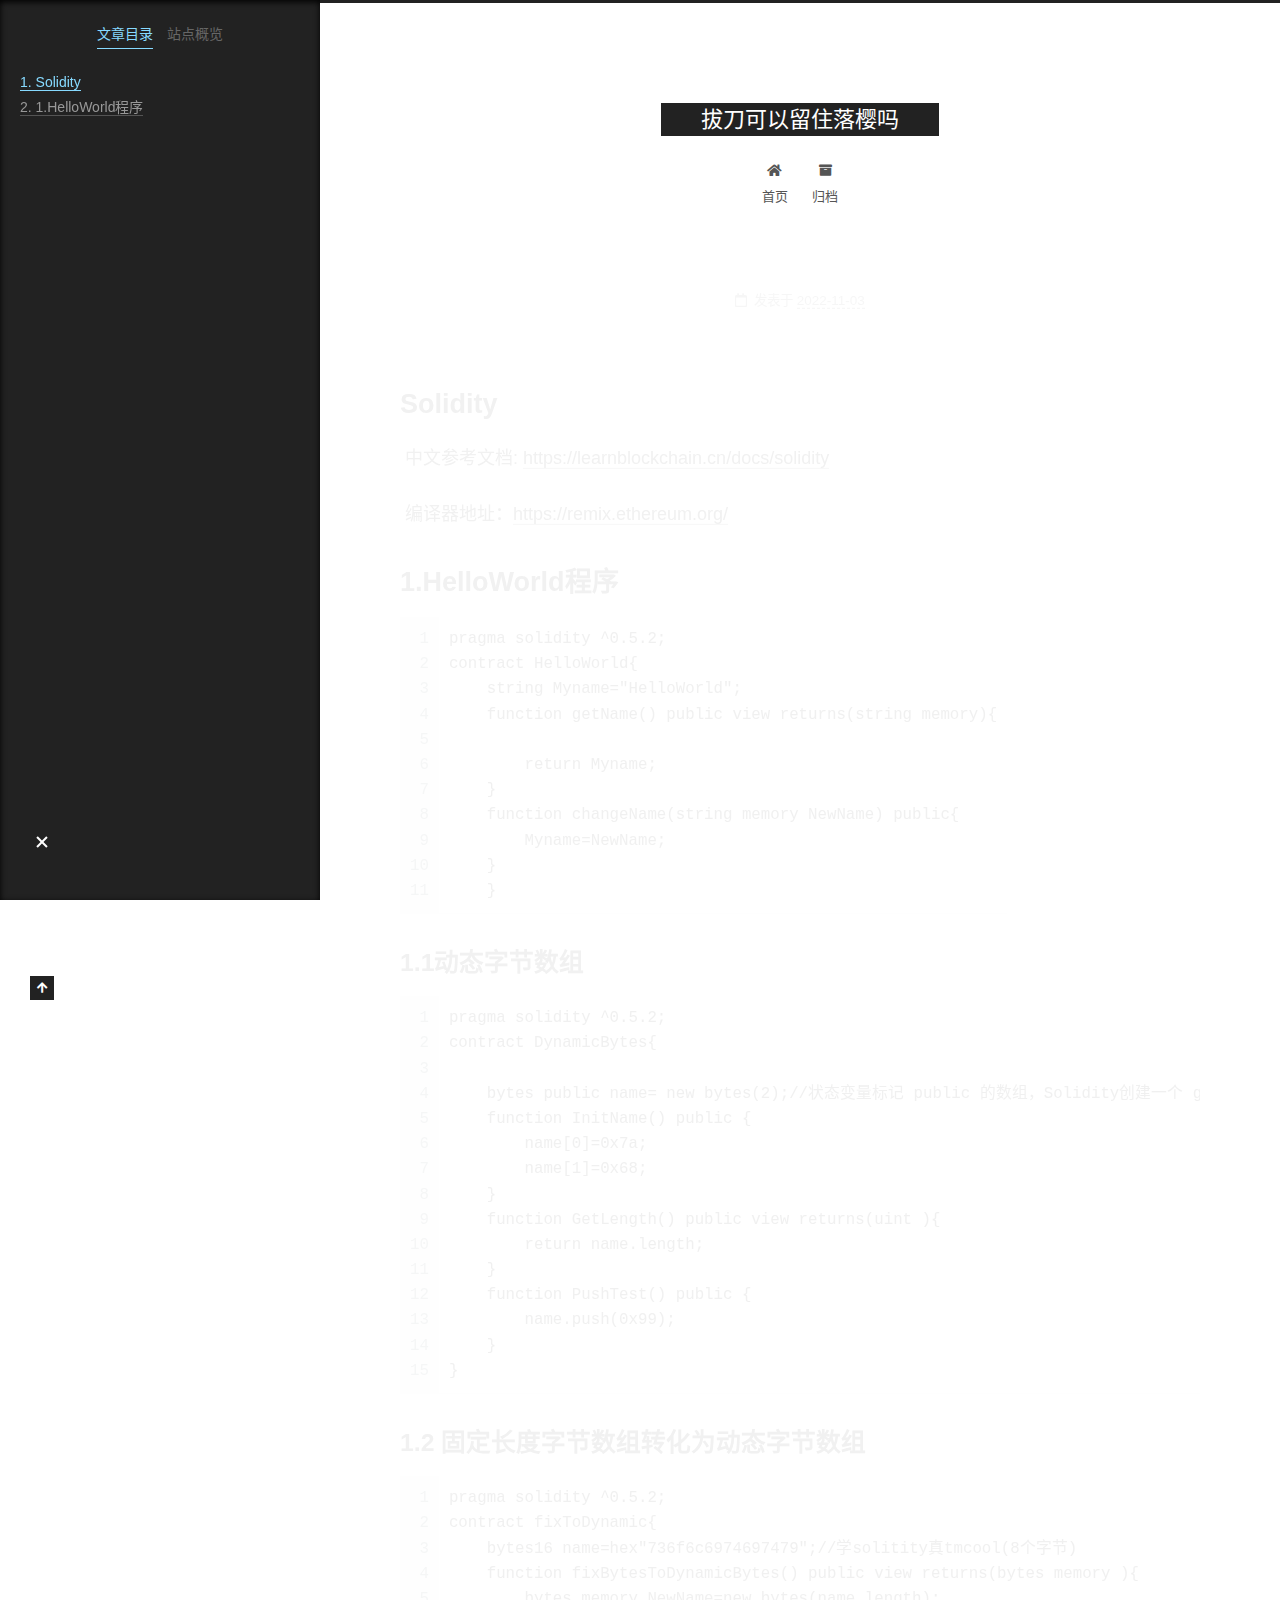
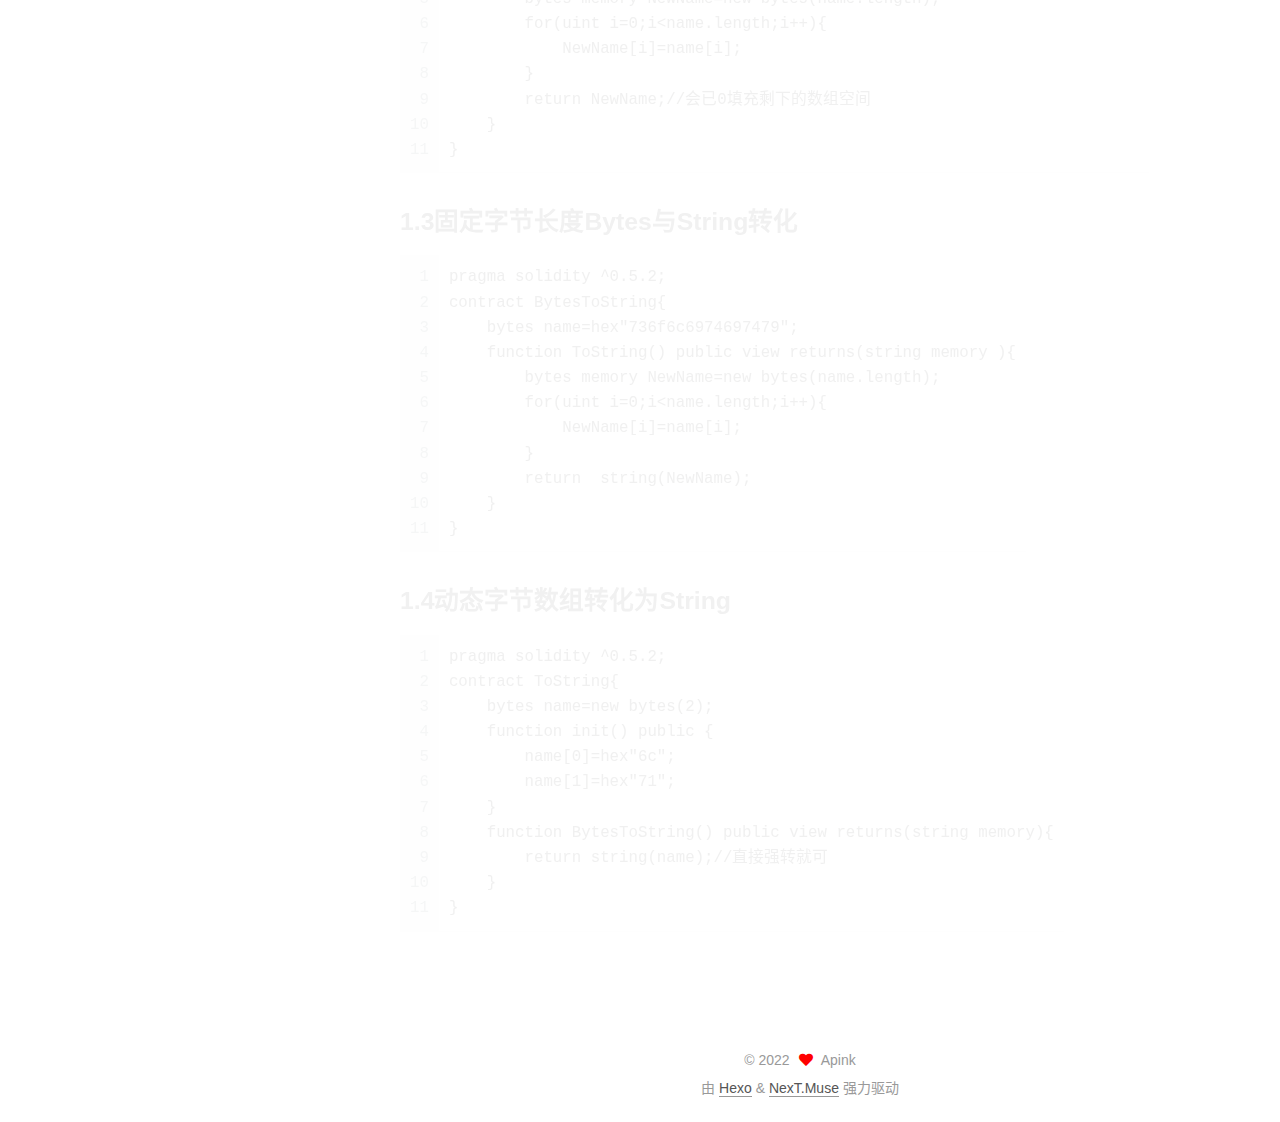
<file: 2022/11/03/Solidity/index.html>
<!DOCTYPE html>
<html lang="zh-CN">
<head>
  <meta charset="UTF-8">
<meta name="viewport" content="width=device-width, initial-scale=1, maximum-scale=2">
<meta name="theme-color" content="#222">
<meta name="generator" content="Hexo 6.3.0">
  <link rel="apple-touch-icon" sizes="180x180" href="/images/apple-touch-icon-next.png">
  <link rel="icon" type="image/png" sizes="32x32" href="/images/favicon-32x32-next.png">
  <link rel="icon" type="image/png" sizes="16x16" href="/images/favicon-16x16-next.png">
  <link rel="mask-icon" href="/images/logo.svg" color="#222">

<link rel="stylesheet" href="/css/main.css">


<link rel="stylesheet" href="/lib/font-awesome/css/all.min.css">

<script id="hexo-configurations">
    var NexT = window.NexT || {};
    var CONFIG = {"hostname":"example.com","root":"/","scheme":"Muse","version":"7.8.0","exturl":false,"sidebar":{"position":"left","display":"post","padding":18,"offset":12,"onmobile":false},"copycode":{"enable":false,"show_result":false,"style":null},"back2top":{"enable":true,"sidebar":false,"scrollpercent":false},"bookmark":{"enable":false,"color":"#222","save":"auto"},"fancybox":false,"mediumzoom":false,"lazyload":false,"pangu":false,"comments":{"style":"tabs","active":null,"storage":true,"lazyload":false,"nav":null},"algolia":{"hits":{"per_page":10},"labels":{"input_placeholder":"Search for Posts","hits_empty":"We didn't find any results for the search: ${query}","hits_stats":"${hits} results found in ${time} ms"}},"localsearch":{"enable":false,"trigger":"auto","top_n_per_article":1,"unescape":false,"preload":false},"motion":{"enable":true,"async":false,"transition":{"post_block":"fadeIn","post_header":"slideDownIn","post_body":"slideDownIn","coll_header":"slideLeftIn","sidebar":"slideUpIn"}}};
  </script>

  <meta name="description" content="Solidity​	中文参考文档: https:&#x2F;&#x2F;learnblockchain.cn&#x2F;docs&#x2F;solidity ​	编译器地址：https:&#x2F;&#x2F;remix.ethereum.org&#x2F; 1.HelloWorld程序1234567891011pragma solidity ^0.5.2;contract HelloWorld&amp;#123;    string Myname&#x3D;&quot;HelloW">
<meta property="og:type" content="article">
<meta property="og:title" content="拔刀可以留住落樱吗">
<meta property="og:url" content="http://example.com/2022/11/03/Solidity/index.html">
<meta property="og:site_name" content="拔刀可以留住落樱吗">
<meta property="og:description" content="Solidity​	中文参考文档: https:&#x2F;&#x2F;learnblockchain.cn&#x2F;docs&#x2F;solidity ​	编译器地址：https:&#x2F;&#x2F;remix.ethereum.org&#x2F; 1.HelloWorld程序1234567891011pragma solidity ^0.5.2;contract HelloWorld&amp;#123;    string Myname&#x3D;&quot;HelloW">
<meta property="og:locale" content="zh_CN">
<meta property="article:published_time" content="2022-11-03T14:16:53.734Z">
<meta property="article:modified_time" content="2022-11-03T14:12:07.365Z">
<meta property="article:author" content="Apink">
<meta name="twitter:card" content="summary">

<link rel="canonical" href="http://example.com/2022/11/03/Solidity/">


<script id="page-configurations">
  // https://hexo.io/docs/variables.html
  CONFIG.page = {
    sidebar: "",
    isHome : false,
    isPost : true,
    lang   : 'zh-CN'
  };
</script>

  <title> | 拔刀可以留住落樱吗</title>
  






  <noscript>
  <style>
  .use-motion .brand,
  .use-motion .menu-item,
  .sidebar-inner,
  .use-motion .post-block,
  .use-motion .pagination,
  .use-motion .comments,
  .use-motion .post-header,
  .use-motion .post-body,
  .use-motion .collection-header { opacity: initial; }

  .use-motion .site-title,
  .use-motion .site-subtitle {
    opacity: initial;
    top: initial;
  }

  .use-motion .logo-line-before i { left: initial; }
  .use-motion .logo-line-after i { right: initial; }
  </style>
</noscript>

</head>

<body itemscope itemtype="http://schema.org/WebPage">
  <div class="container use-motion">
    <div class="headband"></div>

    <header class="header" itemscope itemtype="http://schema.org/WPHeader">
      <div class="header-inner"><div class="site-brand-container">
  <div class="site-nav-toggle">
    <div class="toggle" aria-label="切换导航栏">
      <span class="toggle-line toggle-line-first"></span>
      <span class="toggle-line toggle-line-middle"></span>
      <span class="toggle-line toggle-line-last"></span>
    </div>
  </div>

  <div class="site-meta">

    <a href="/" class="brand" rel="start">
      <span class="logo-line-before"><i></i></span>
      <h1 class="site-title">拔刀可以留住落樱吗</h1>
      <span class="logo-line-after"><i></i></span>
    </a>
  </div>

  <div class="site-nav-right">
    <div class="toggle popup-trigger">
    </div>
  </div>
</div>




<nav class="site-nav">
  <ul id="menu" class="main-menu menu">
        <li class="menu-item menu-item-home">

    <a href="/" rel="section"><i class="fa fa-home fa-fw"></i>首页</a>

  </li>
        <li class="menu-item menu-item-archives">

    <a href="/archives/" rel="section"><i class="fa fa-archive fa-fw"></i>归档</a>

  </li>
  </ul>
</nav>




</div>
    </header>

    
  <div class="back-to-top">
    <i class="fa fa-arrow-up"></i>
    <span>0%</span>
  </div>


    <main class="main">
      <div class="main-inner">
        <div class="content-wrap">
          

          <div class="content post posts-expand">
            

    
  
  
  <article itemscope itemtype="http://schema.org/Article" class="post-block" lang="zh-CN">
    <link itemprop="mainEntityOfPage" href="http://example.com/2022/11/03/Solidity/">

    <span hidden itemprop="author" itemscope itemtype="http://schema.org/Person">
      <meta itemprop="image" content="/images/avatar.gif">
      <meta itemprop="name" content="Apink">
      <meta itemprop="description" content="">
    </span>

    <span hidden itemprop="publisher" itemscope itemtype="http://schema.org/Organization">
      <meta itemprop="name" content="拔刀可以留住落樱吗">
    </span>
      <header class="post-header">
        <h1 class="post-title" itemprop="name headline">
          
        </h1>

        <div class="post-meta">
            <span class="post-meta-item">
              <span class="post-meta-item-icon">
                <i class="far fa-calendar"></i>
              </span>
              <span class="post-meta-item-text">发表于</span>
              

              <time title="创建时间：2022-11-03 22:16:53 / 修改时间：22:12:07" itemprop="dateCreated datePublished" datetime="2022-11-03T22:16:53+08:00">2022-11-03</time>
            </span>

          

        </div>
      </header>

    
    
    
    <div class="post-body" itemprop="articleBody">

      
        <h1 id="Solidity"><a href="#Solidity" class="headerlink" title="Solidity"></a>Solidity</h1><p>​	中文参考文档: <a target="_blank" rel="noopener" href="https://learnblockchain.cn/docs/solidity">https://learnblockchain.cn/docs/solidity</a></p>
<p>​	编译器地址：<a target="_blank" rel="noopener" href="https://remix.ethereum.org/">https://remix.ethereum.org/</a></p>
<h1 id="1-HelloWorld程序"><a href="#1-HelloWorld程序" class="headerlink" title="1.HelloWorld程序"></a>1.HelloWorld程序</h1><figure class="highlight plaintext"><table><tr><td class="gutter"><pre><span class="line">1</span><br><span class="line">2</span><br><span class="line">3</span><br><span class="line">4</span><br><span class="line">5</span><br><span class="line">6</span><br><span class="line">7</span><br><span class="line">8</span><br><span class="line">9</span><br><span class="line">10</span><br><span class="line">11</span><br></pre></td><td class="code"><pre><span class="line">pragma solidity ^0.5.2;</span><br><span class="line">contract HelloWorld&#123;</span><br><span class="line">    string Myname=&quot;HelloWorld&quot;;</span><br><span class="line">    function getName() public view returns(string memory)&#123;</span><br><span class="line">        </span><br><span class="line">        return Myname;</span><br><span class="line">    &#125;</span><br><span class="line">    function changeName(string memory NewName) public&#123;</span><br><span class="line">        Myname=NewName;</span><br><span class="line">    &#125;</span><br><span class="line">    &#125;</span><br></pre></td></tr></table></figure>

<h2 id="1-1动态字节数组"><a href="#1-1动态字节数组" class="headerlink" title="1.1动态字节数组"></a>1.1动态字节数组</h2><figure class="highlight plaintext"><table><tr><td class="gutter"><pre><span class="line">1</span><br><span class="line">2</span><br><span class="line">3</span><br><span class="line">4</span><br><span class="line">5</span><br><span class="line">6</span><br><span class="line">7</span><br><span class="line">8</span><br><span class="line">9</span><br><span class="line">10</span><br><span class="line">11</span><br><span class="line">12</span><br><span class="line">13</span><br><span class="line">14</span><br><span class="line">15</span><br></pre></td><td class="code"><pre><span class="line">pragma solidity ^0.5.2;</span><br><span class="line">contract DynamicBytes&#123;</span><br><span class="line"></span><br><span class="line">    bytes public name= new bytes(2);//状态变量标记 public 的数组，Solidity创建一个 getter函数 。</span><br><span class="line">    function InitName() public &#123;</span><br><span class="line">        name[0]=0x7a;</span><br><span class="line">        name[1]=0x68;</span><br><span class="line">    &#125;</span><br><span class="line">    function GetLength() public view returns(uint )&#123;</span><br><span class="line">        return name.length;</span><br><span class="line">    &#125;</span><br><span class="line">    function PushTest() public &#123;</span><br><span class="line">        name.push(0x99);</span><br><span class="line">    &#125;</span><br><span class="line">&#125;</span><br></pre></td></tr></table></figure>

<h2 id="1-2-固定长度字节数组转化为动态字节数组"><a href="#1-2-固定长度字节数组转化为动态字节数组" class="headerlink" title="1.2 固定长度字节数组转化为动态字节数组"></a>1.2 固定长度字节数组转化为动态字节数组</h2><figure class="highlight plaintext"><table><tr><td class="gutter"><pre><span class="line">1</span><br><span class="line">2</span><br><span class="line">3</span><br><span class="line">4</span><br><span class="line">5</span><br><span class="line">6</span><br><span class="line">7</span><br><span class="line">8</span><br><span class="line">9</span><br><span class="line">10</span><br><span class="line">11</span><br></pre></td><td class="code"><pre><span class="line">pragma solidity ^0.5.2;</span><br><span class="line">contract fixToDynamic&#123;</span><br><span class="line">    bytes16 name=hex&quot;736f6c6974697479&quot;;//学solitity真tmcool(8个字节)</span><br><span class="line">    function fixBytesToDynamicBytes() public view returns(bytes memory )&#123;</span><br><span class="line">        bytes memory NewName=new bytes(name.length);</span><br><span class="line">        for(uint i=0;i&lt;name.length;i++)&#123;</span><br><span class="line">            NewName[i]=name[i];</span><br><span class="line">        &#125;</span><br><span class="line">        return NewName;//会已0填充剩下的数组空间</span><br><span class="line">    &#125;</span><br><span class="line">&#125;</span><br></pre></td></tr></table></figure>

<h2 id="1-3固定字节长度Bytes与String转化"><a href="#1-3固定字节长度Bytes与String转化" class="headerlink" title="1.3固定字节长度Bytes与String转化"></a>1.3固定字节长度Bytes与String转化</h2><figure class="highlight plaintext"><table><tr><td class="gutter"><pre><span class="line">1</span><br><span class="line">2</span><br><span class="line">3</span><br><span class="line">4</span><br><span class="line">5</span><br><span class="line">6</span><br><span class="line">7</span><br><span class="line">8</span><br><span class="line">9</span><br><span class="line">10</span><br><span class="line">11</span><br></pre></td><td class="code"><pre><span class="line">pragma solidity ^0.5.2;</span><br><span class="line">contract BytesToString&#123;</span><br><span class="line">    bytes name=hex&quot;736f6c6974697479&quot;;</span><br><span class="line">    function ToString() public view returns(string memory )&#123;</span><br><span class="line">        bytes memory NewName=new bytes(name.length);</span><br><span class="line">        for(uint i=0;i&lt;name.length;i++)&#123;</span><br><span class="line">            NewName[i]=name[i];</span><br><span class="line">        &#125;</span><br><span class="line">        return  string(NewName);</span><br><span class="line">    &#125;  </span><br><span class="line">&#125;</span><br></pre></td></tr></table></figure>

<h2 id="1-4动态字节数组转化为String"><a href="#1-4动态字节数组转化为String" class="headerlink" title="1.4动态字节数组转化为String"></a>1.4动态字节数组转化为String</h2><figure class="highlight plaintext"><table><tr><td class="gutter"><pre><span class="line">1</span><br><span class="line">2</span><br><span class="line">3</span><br><span class="line">4</span><br><span class="line">5</span><br><span class="line">6</span><br><span class="line">7</span><br><span class="line">8</span><br><span class="line">9</span><br><span class="line">10</span><br><span class="line">11</span><br></pre></td><td class="code"><pre><span class="line">pragma solidity ^0.5.2;</span><br><span class="line">contract ToString&#123;</span><br><span class="line">    bytes name=new bytes(2);</span><br><span class="line">    function init() public &#123;</span><br><span class="line">        name[0]=hex&quot;6c&quot;;</span><br><span class="line">        name[1]=hex&quot;71&quot;;</span><br><span class="line">    &#125;</span><br><span class="line">    function BytesToString() public view returns(string memory)&#123;</span><br><span class="line">        return string(name);//直接强转就可</span><br><span class="line">    &#125;</span><br><span class="line">&#125;</span><br></pre></td></tr></table></figure>


    </div>

    
    
    

      <footer class="post-footer">

        


        
      </footer>
    
  </article>
  
  
  



          </div>
          

<script>
  window.addEventListener('tabs:register', () => {
    let { activeClass } = CONFIG.comments;
    if (CONFIG.comments.storage) {
      activeClass = localStorage.getItem('comments_active') || activeClass;
    }
    if (activeClass) {
      let activeTab = document.querySelector(`a[href="#comment-${activeClass}"]`);
      if (activeTab) {
        activeTab.click();
      }
    }
  });
  if (CONFIG.comments.storage) {
    window.addEventListener('tabs:click', event => {
      if (!event.target.matches('.tabs-comment .tab-content .tab-pane')) return;
      let commentClass = event.target.classList[1];
      localStorage.setItem('comments_active', commentClass);
    });
  }
</script>

        </div>
          
  
  <div class="toggle sidebar-toggle">
    <span class="toggle-line toggle-line-first"></span>
    <span class="toggle-line toggle-line-middle"></span>
    <span class="toggle-line toggle-line-last"></span>
  </div>

  <aside class="sidebar">
    <div class="sidebar-inner">

      <ul class="sidebar-nav motion-element">
        <li class="sidebar-nav-toc">
          文章目录
        </li>
        <li class="sidebar-nav-overview">
          站点概览
        </li>
      </ul>

      <!--noindex-->
      <div class="post-toc-wrap sidebar-panel">
          <div class="post-toc motion-element"><ol class="nav"><li class="nav-item nav-level-1"><a class="nav-link" href="#Solidity"><span class="nav-number">1.</span> <span class="nav-text">Solidity</span></a></li><li class="nav-item nav-level-1"><a class="nav-link" href="#1-HelloWorld%E7%A8%8B%E5%BA%8F"><span class="nav-number">2.</span> <span class="nav-text">1.HelloWorld程序</span></a><ol class="nav-child"><li class="nav-item nav-level-2"><a class="nav-link" href="#1-1%E5%8A%A8%E6%80%81%E5%AD%97%E8%8A%82%E6%95%B0%E7%BB%84"><span class="nav-number">2.1.</span> <span class="nav-text">1.1动态字节数组</span></a></li><li class="nav-item nav-level-2"><a class="nav-link" href="#1-2-%E5%9B%BA%E5%AE%9A%E9%95%BF%E5%BA%A6%E5%AD%97%E8%8A%82%E6%95%B0%E7%BB%84%E8%BD%AC%E5%8C%96%E4%B8%BA%E5%8A%A8%E6%80%81%E5%AD%97%E8%8A%82%E6%95%B0%E7%BB%84"><span class="nav-number">2.2.</span> <span class="nav-text">1.2 固定长度字节数组转化为动态字节数组</span></a></li><li class="nav-item nav-level-2"><a class="nav-link" href="#1-3%E5%9B%BA%E5%AE%9A%E5%AD%97%E8%8A%82%E9%95%BF%E5%BA%A6Bytes%E4%B8%8EString%E8%BD%AC%E5%8C%96"><span class="nav-number">2.3.</span> <span class="nav-text">1.3固定字节长度Bytes与String转化</span></a></li><li class="nav-item nav-level-2"><a class="nav-link" href="#1-4%E5%8A%A8%E6%80%81%E5%AD%97%E8%8A%82%E6%95%B0%E7%BB%84%E8%BD%AC%E5%8C%96%E4%B8%BAString"><span class="nav-number">2.4.</span> <span class="nav-text">1.4动态字节数组转化为String</span></a></li></ol></li></ol></div>
      </div>
      <!--/noindex-->

      <div class="site-overview-wrap sidebar-panel">
        <div class="site-author motion-element" itemprop="author" itemscope itemtype="http://schema.org/Person">
  <p class="site-author-name" itemprop="name">Apink</p>
  <div class="site-description" itemprop="description"></div>
</div>
<div class="site-state-wrap motion-element">
  <nav class="site-state">
      <div class="site-state-item site-state-posts">
          <a href="/archives/">
        
          <span class="site-state-item-count">1</span>
          <span class="site-state-item-name">日志</span>
        </a>
      </div>
  </nav>
</div>



      </div>

    </div>
  </aside>
  <div id="sidebar-dimmer"></div>


      </div>
    </main>

    <footer class="footer">
      <div class="footer-inner">
        

        

<div class="copyright">
  
  &copy; 
  <span itemprop="copyrightYear">2022</span>
  <span class="with-love">
    <i class="fa fa-heart"></i>
  </span>
  <span class="author" itemprop="copyrightHolder">Apink</span>
</div>
  <div class="powered-by">由 <a href="https://hexo.io/" class="theme-link" rel="noopener" target="_blank">Hexo</a> & <a href="https://muse.theme-next.org/" class="theme-link" rel="noopener" target="_blank">NexT.Muse</a> 强力驱动
  </div>

        








      </div>
    </footer>
  </div>

  
  <script src="/lib/anime.min.js"></script>
  <script src="/lib/velocity/velocity.min.js"></script>
  <script src="/lib/velocity/velocity.ui.min.js"></script>

<script src="/js/utils.js"></script>

<script src="/js/motion.js"></script>


<script src="/js/schemes/muse.js"></script>


<script src="/js/next-boot.js"></script>




  















  

  

</body>
</html>
</file>
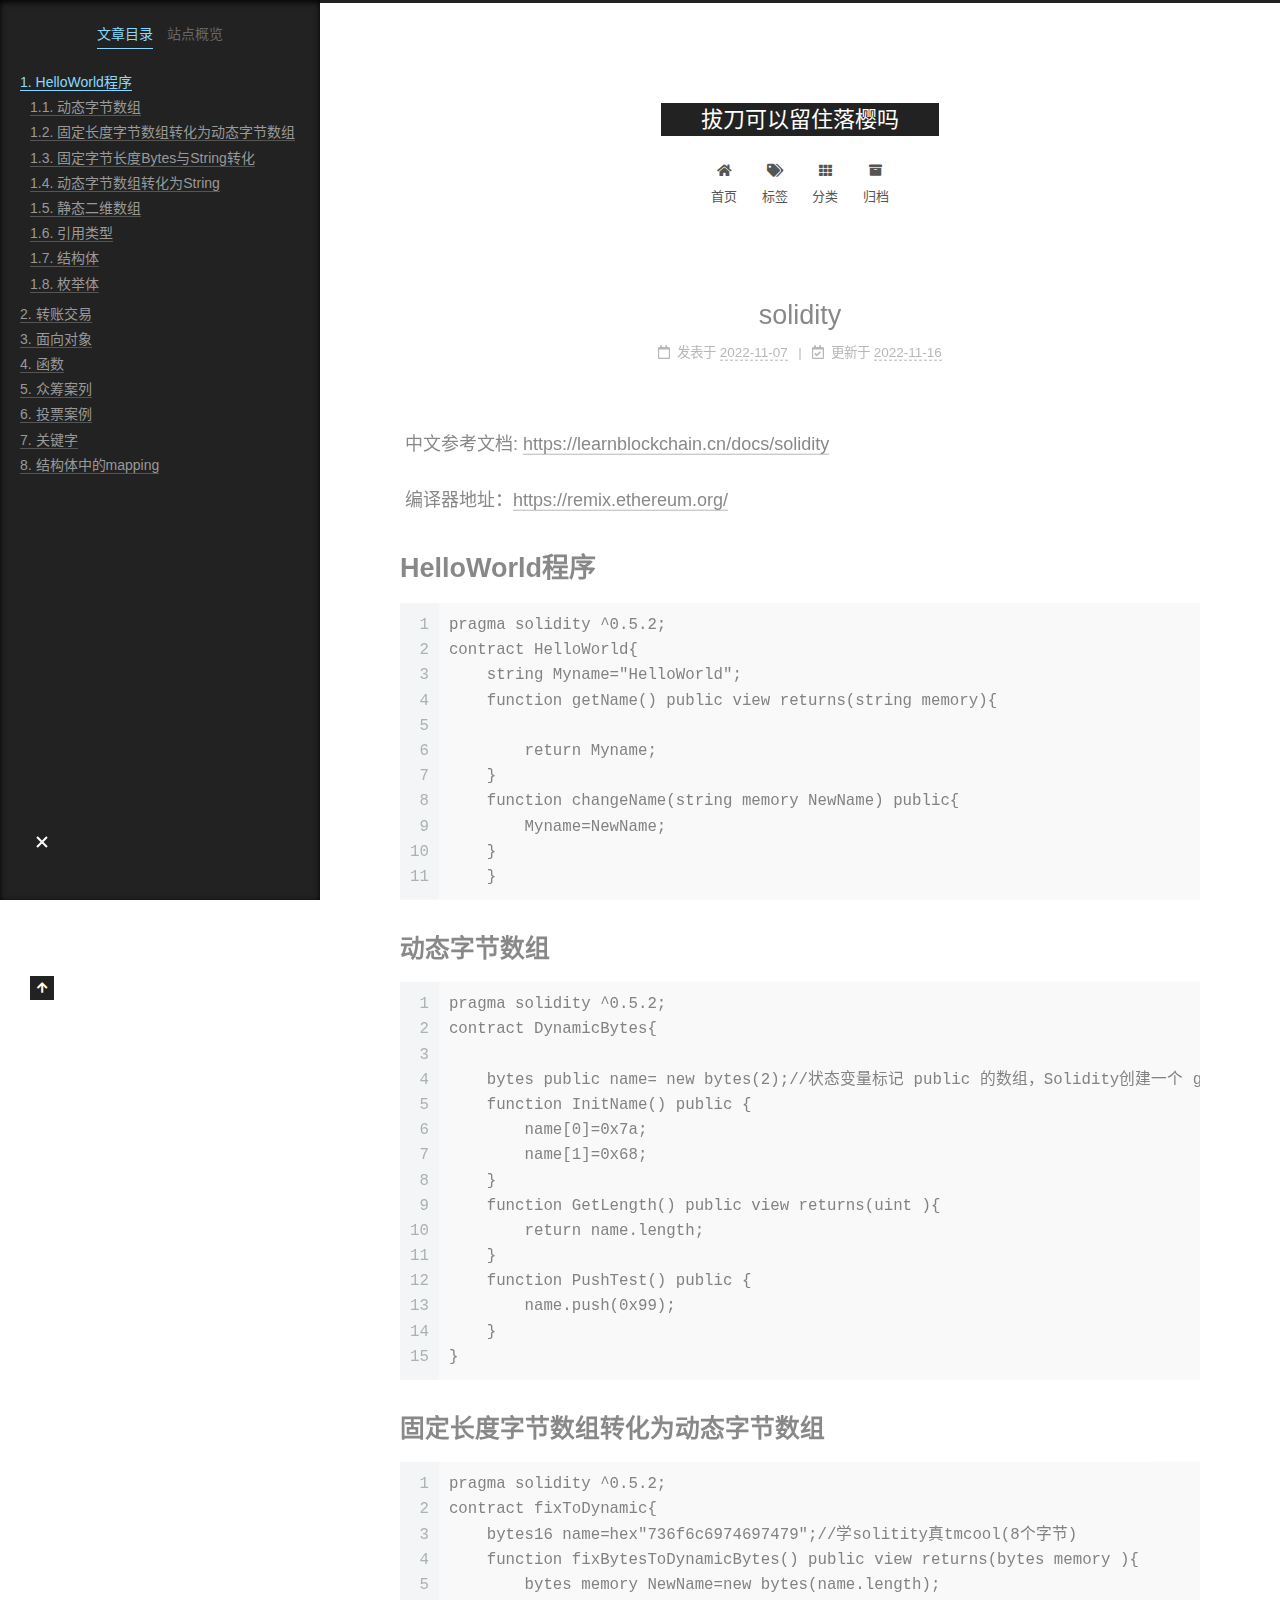
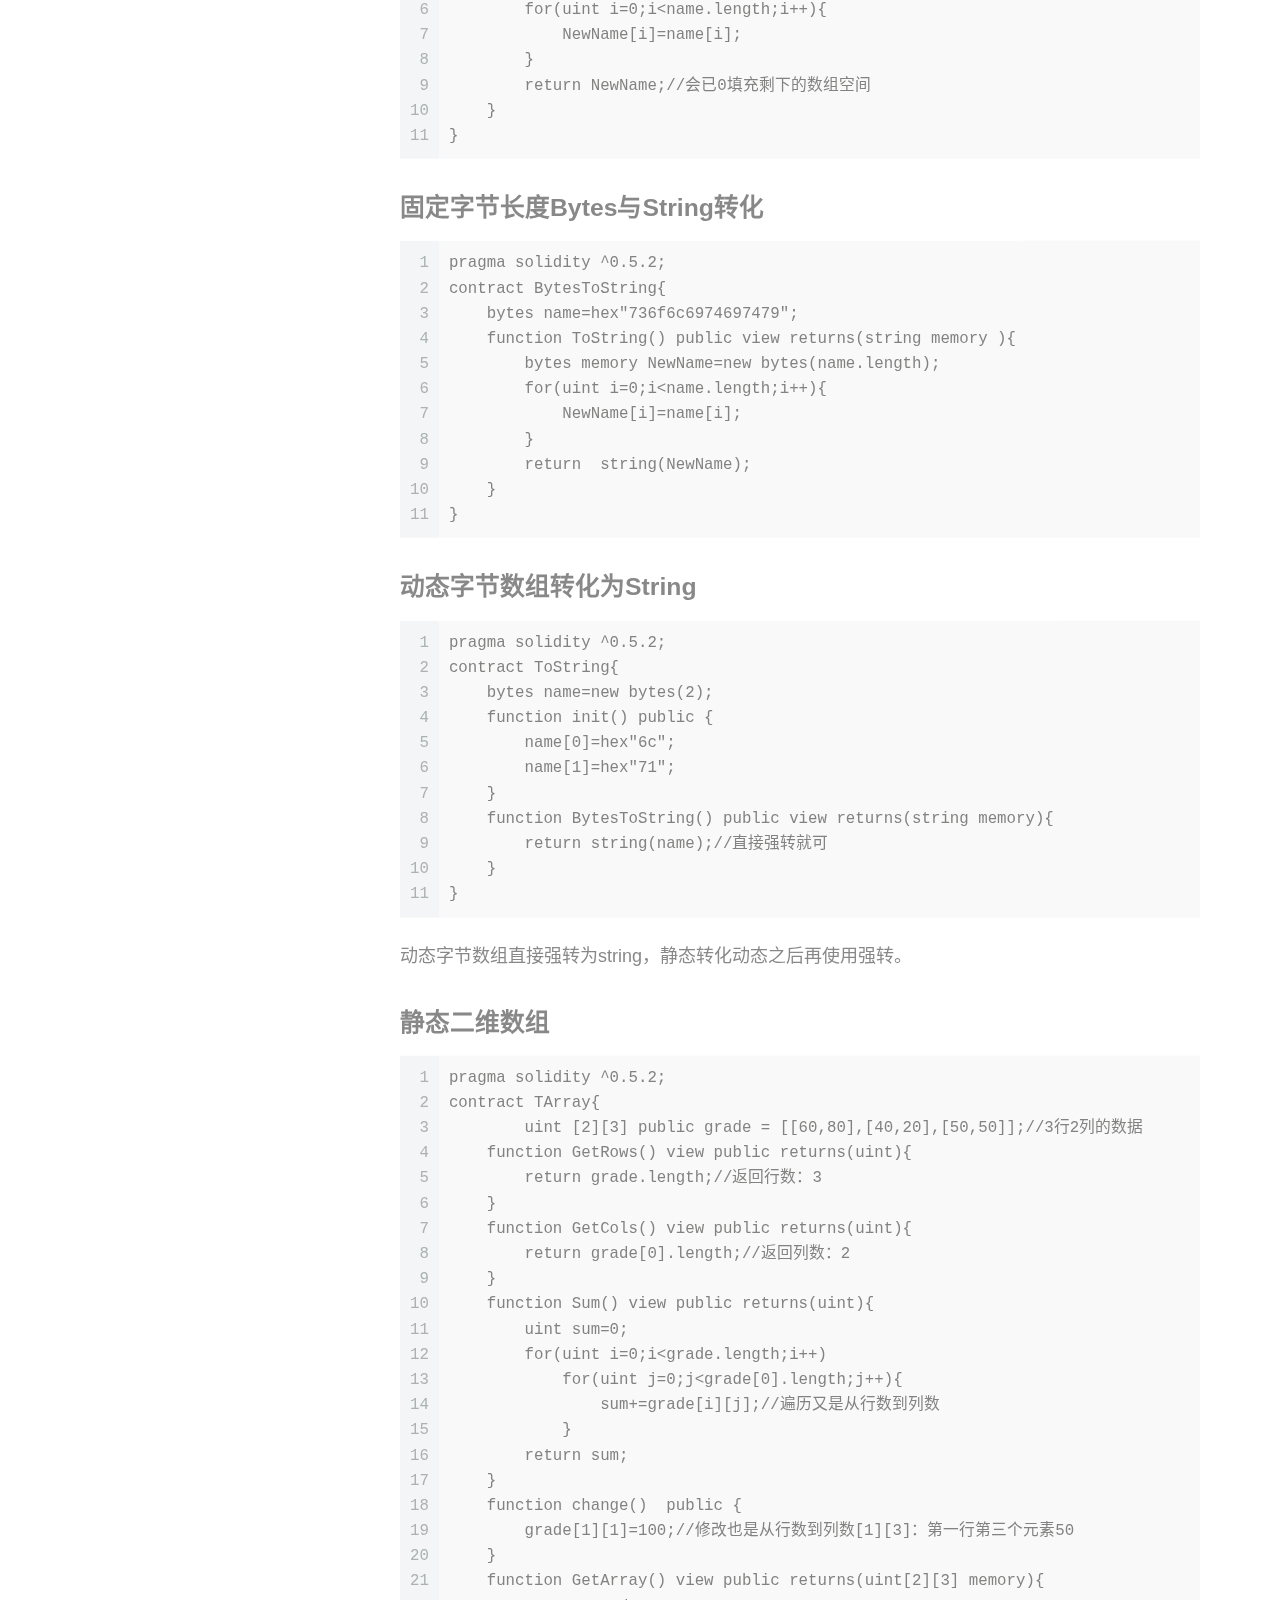
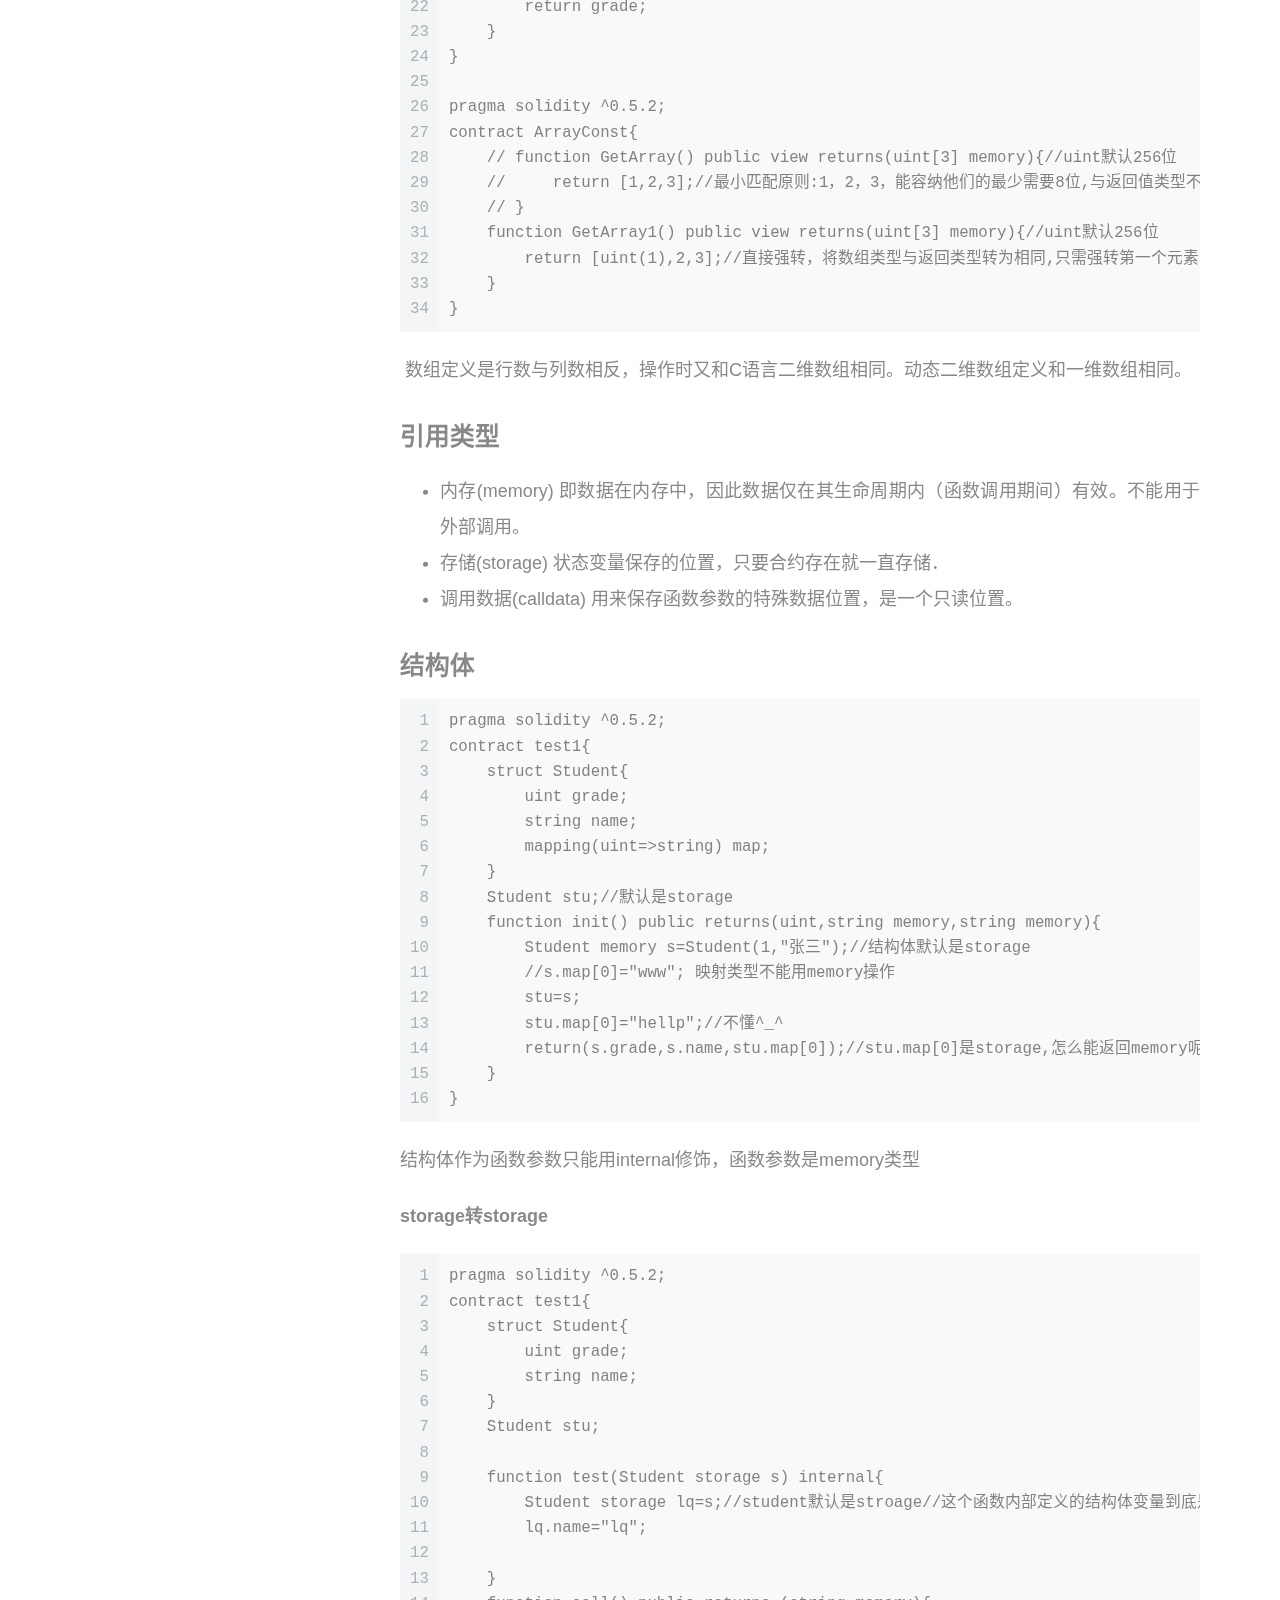
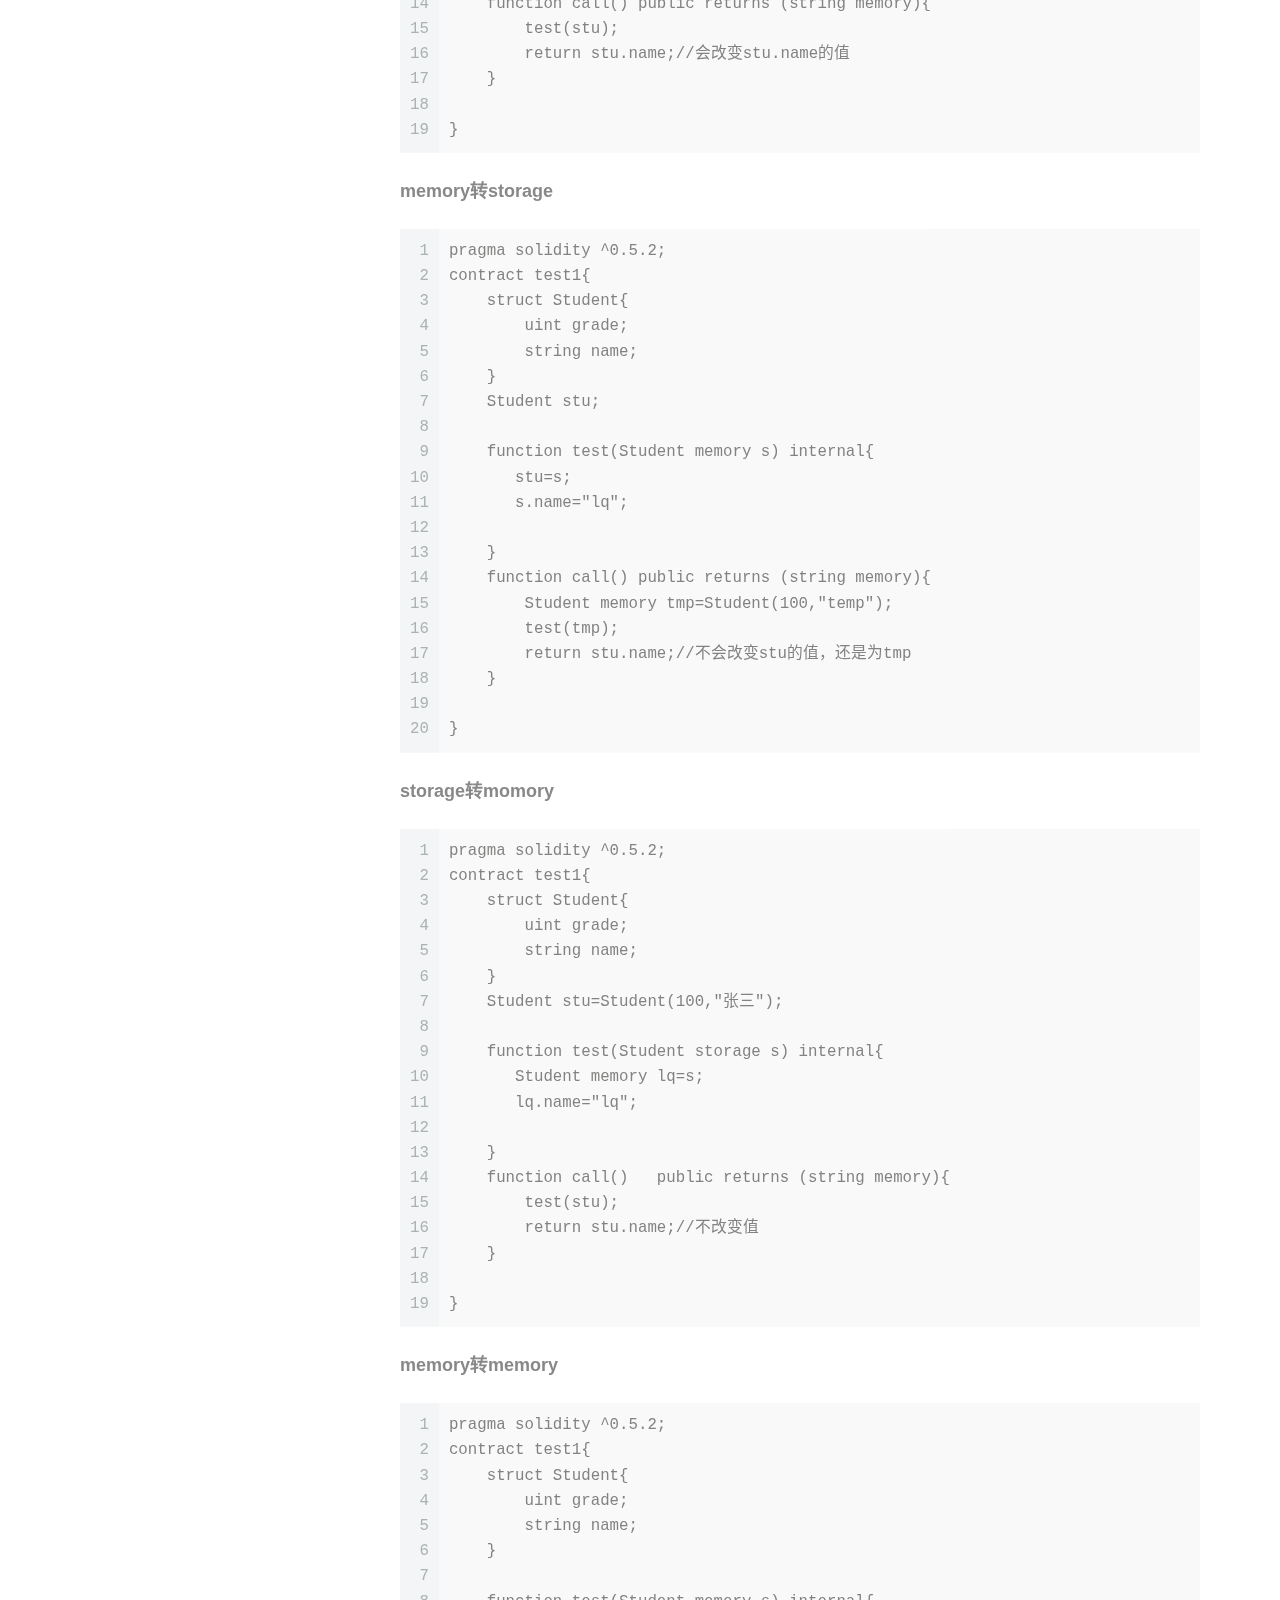
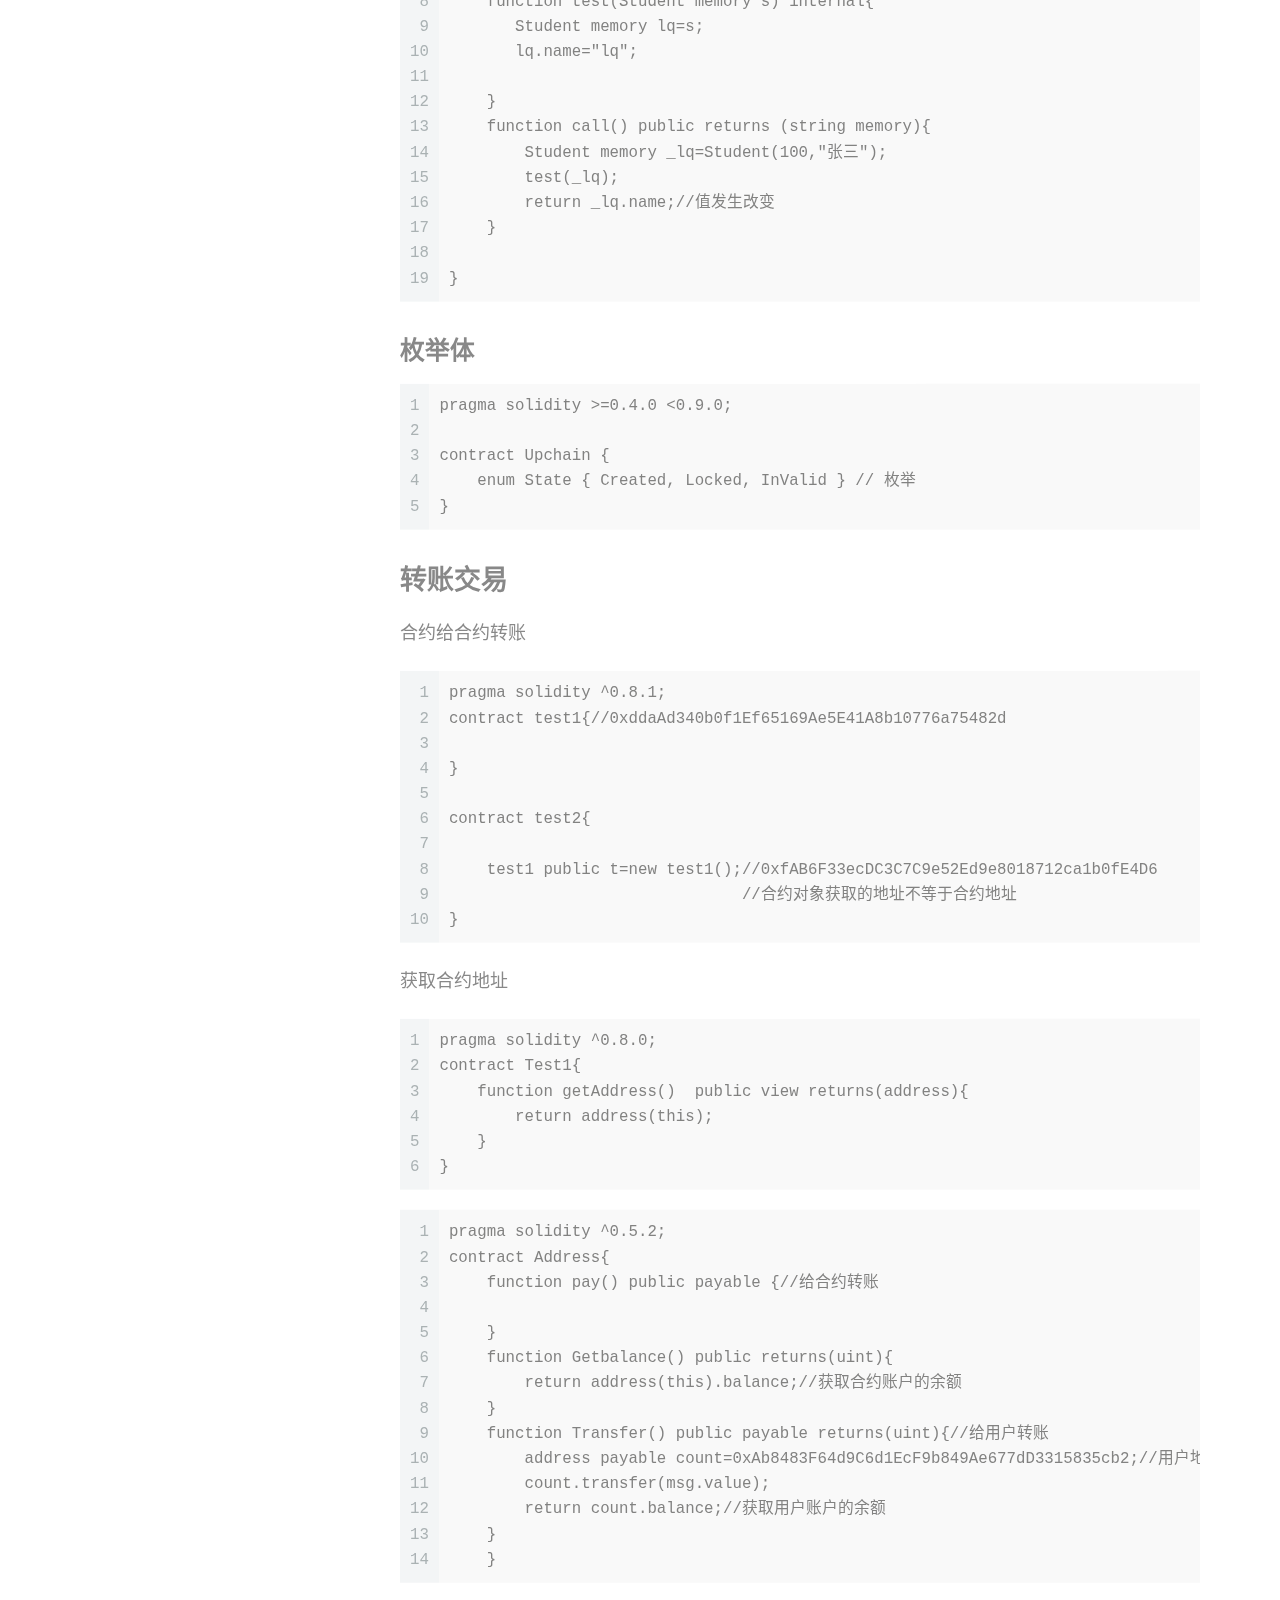
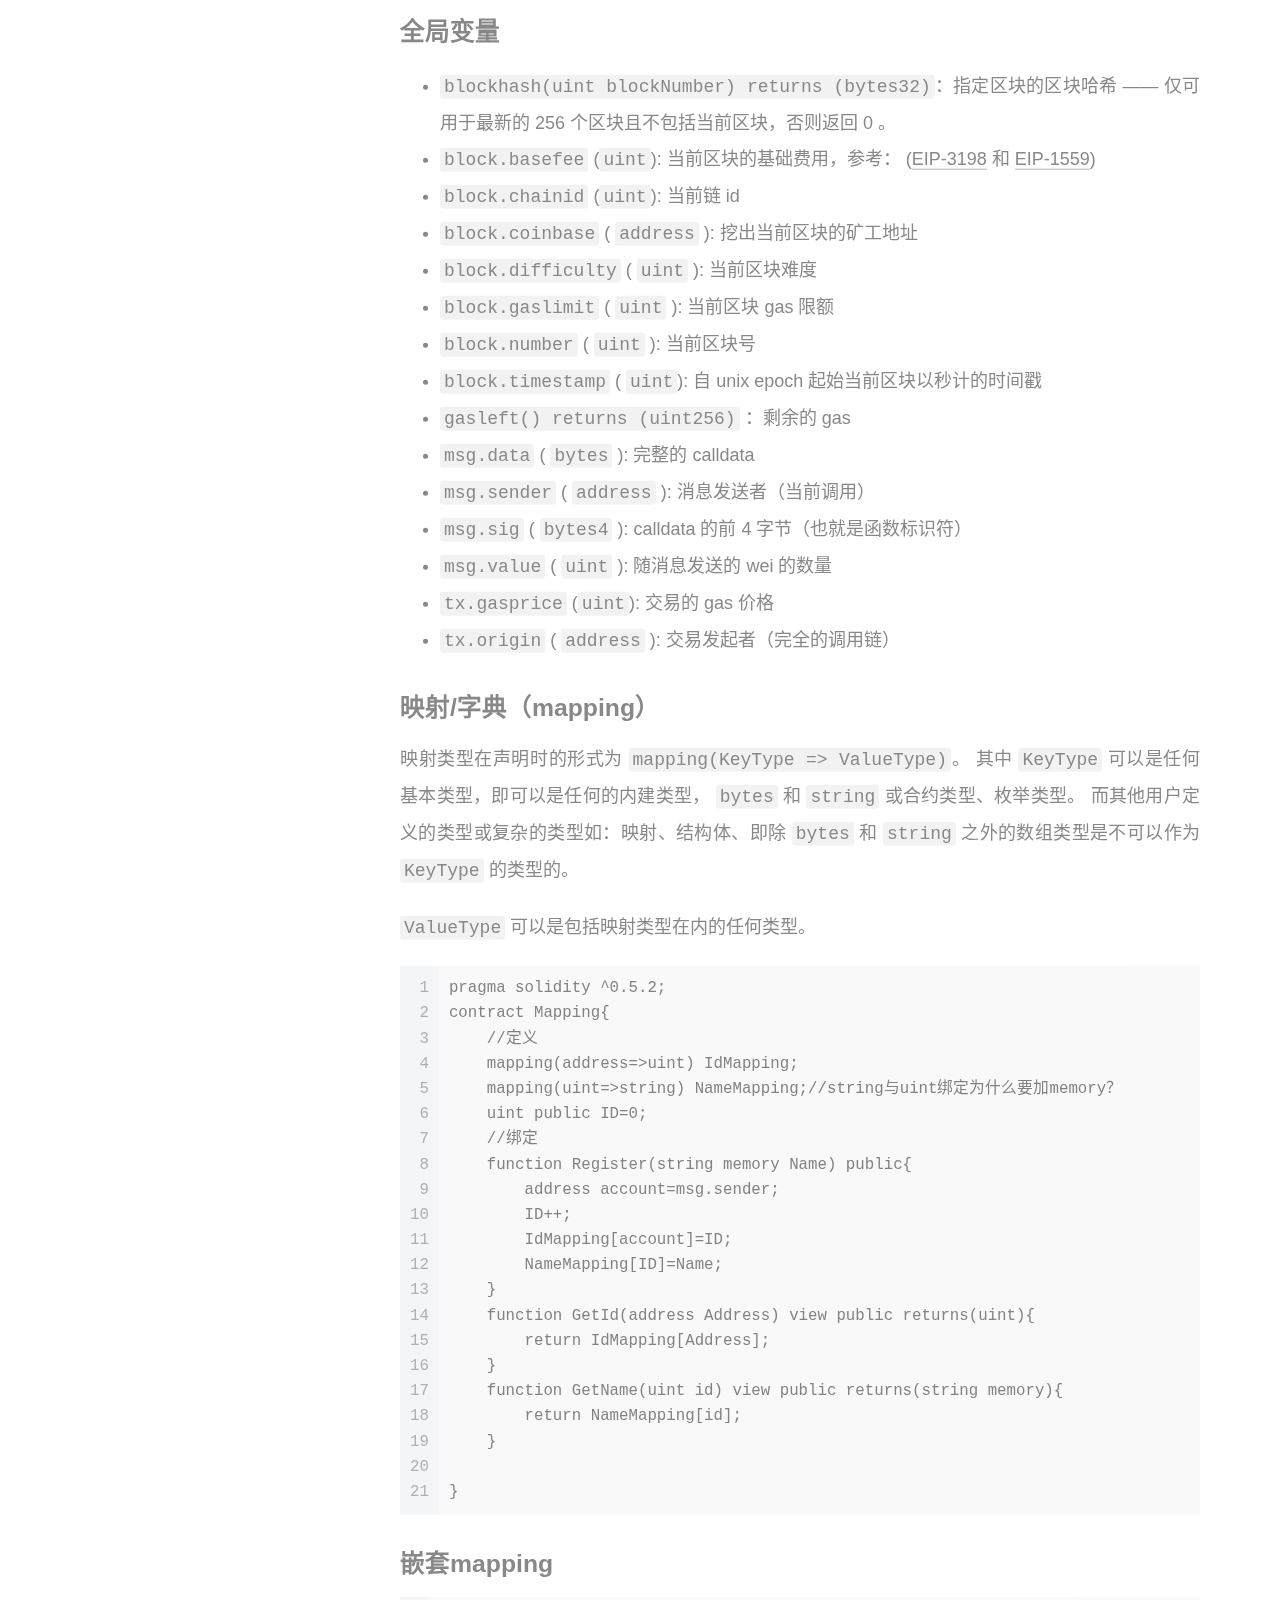
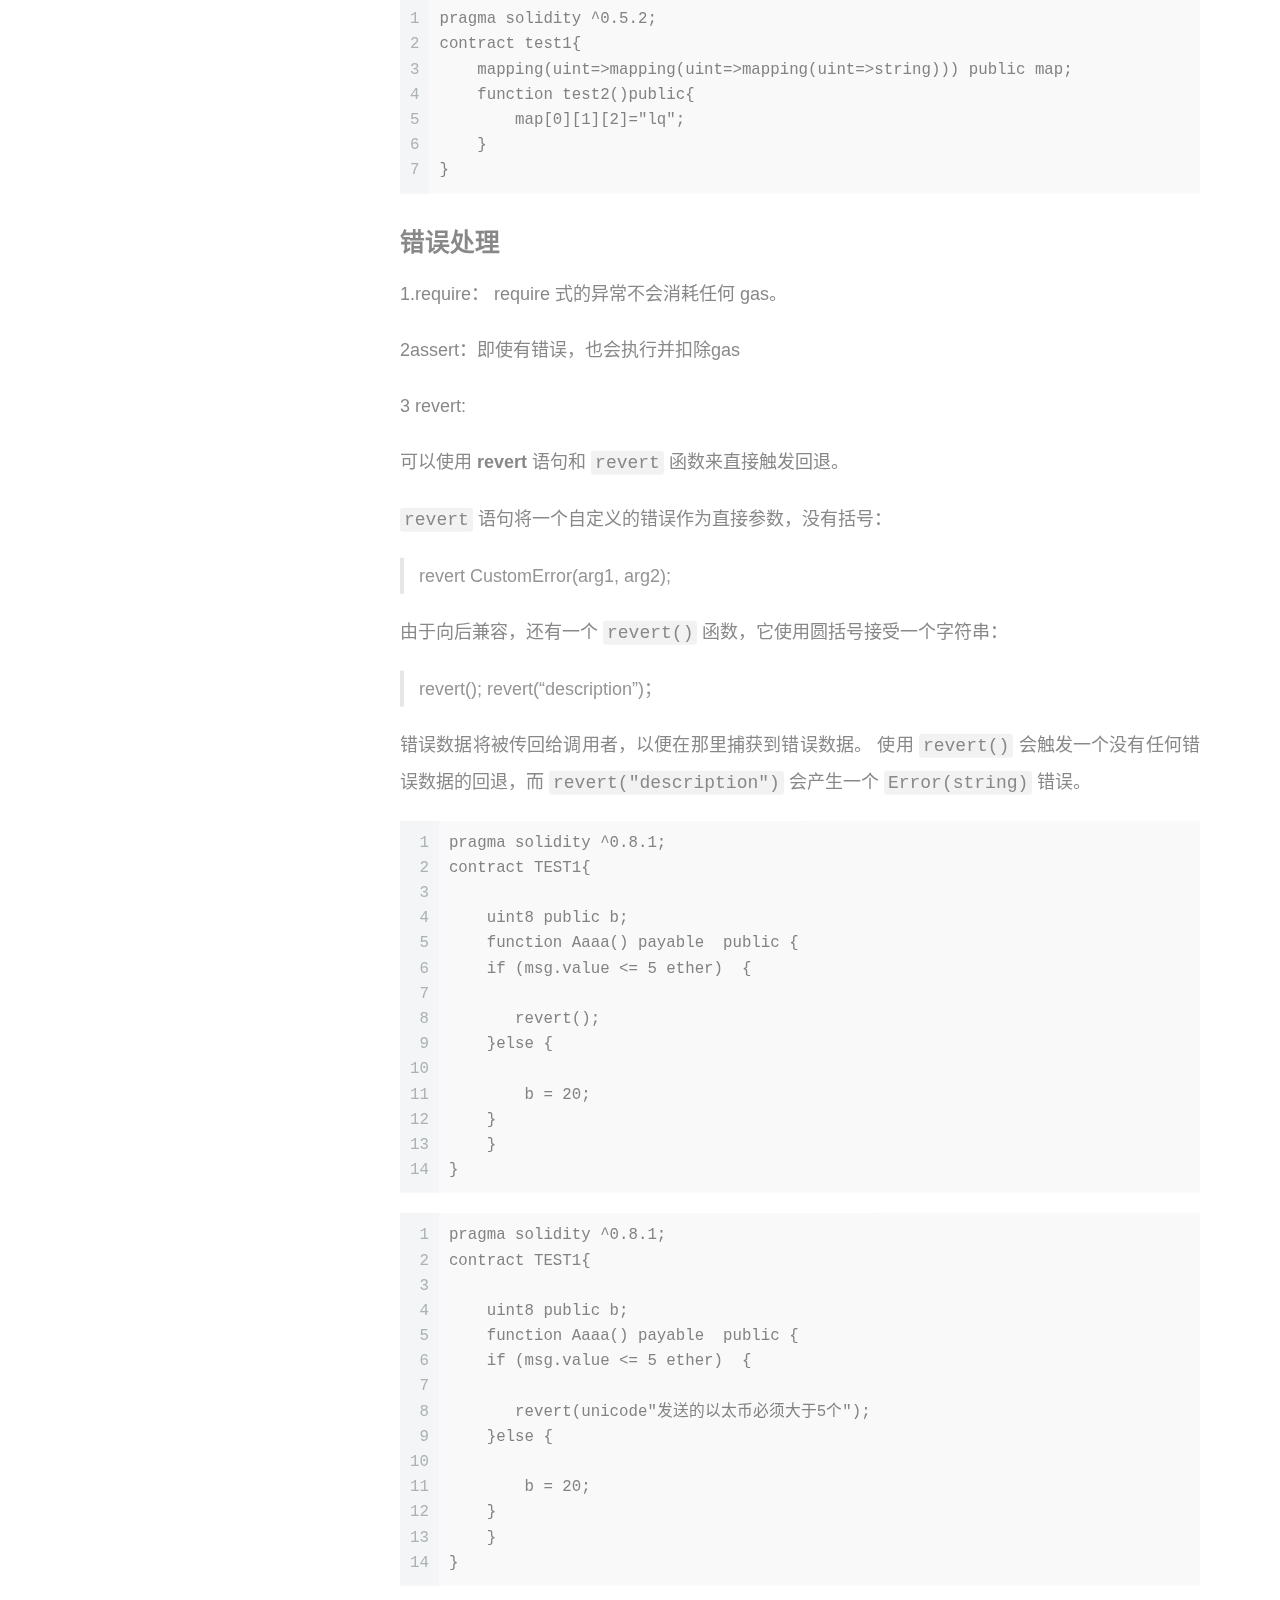
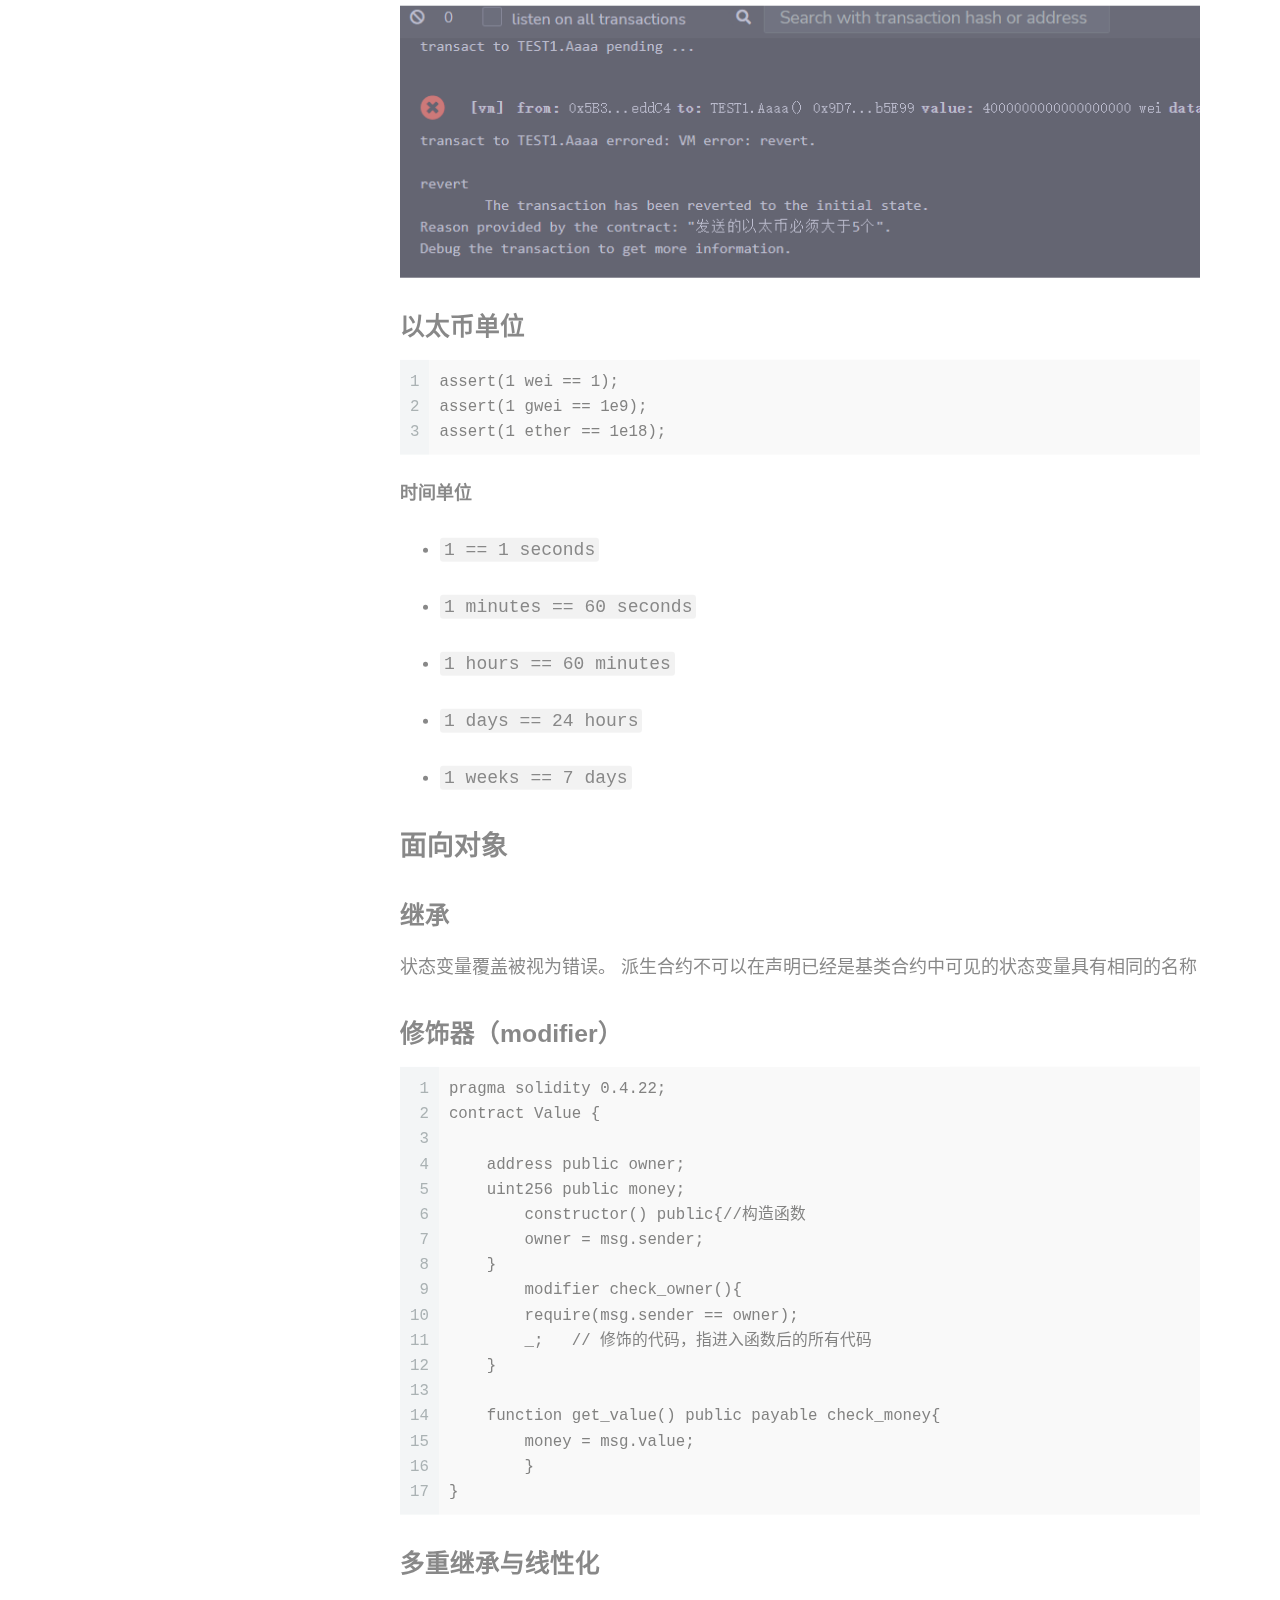
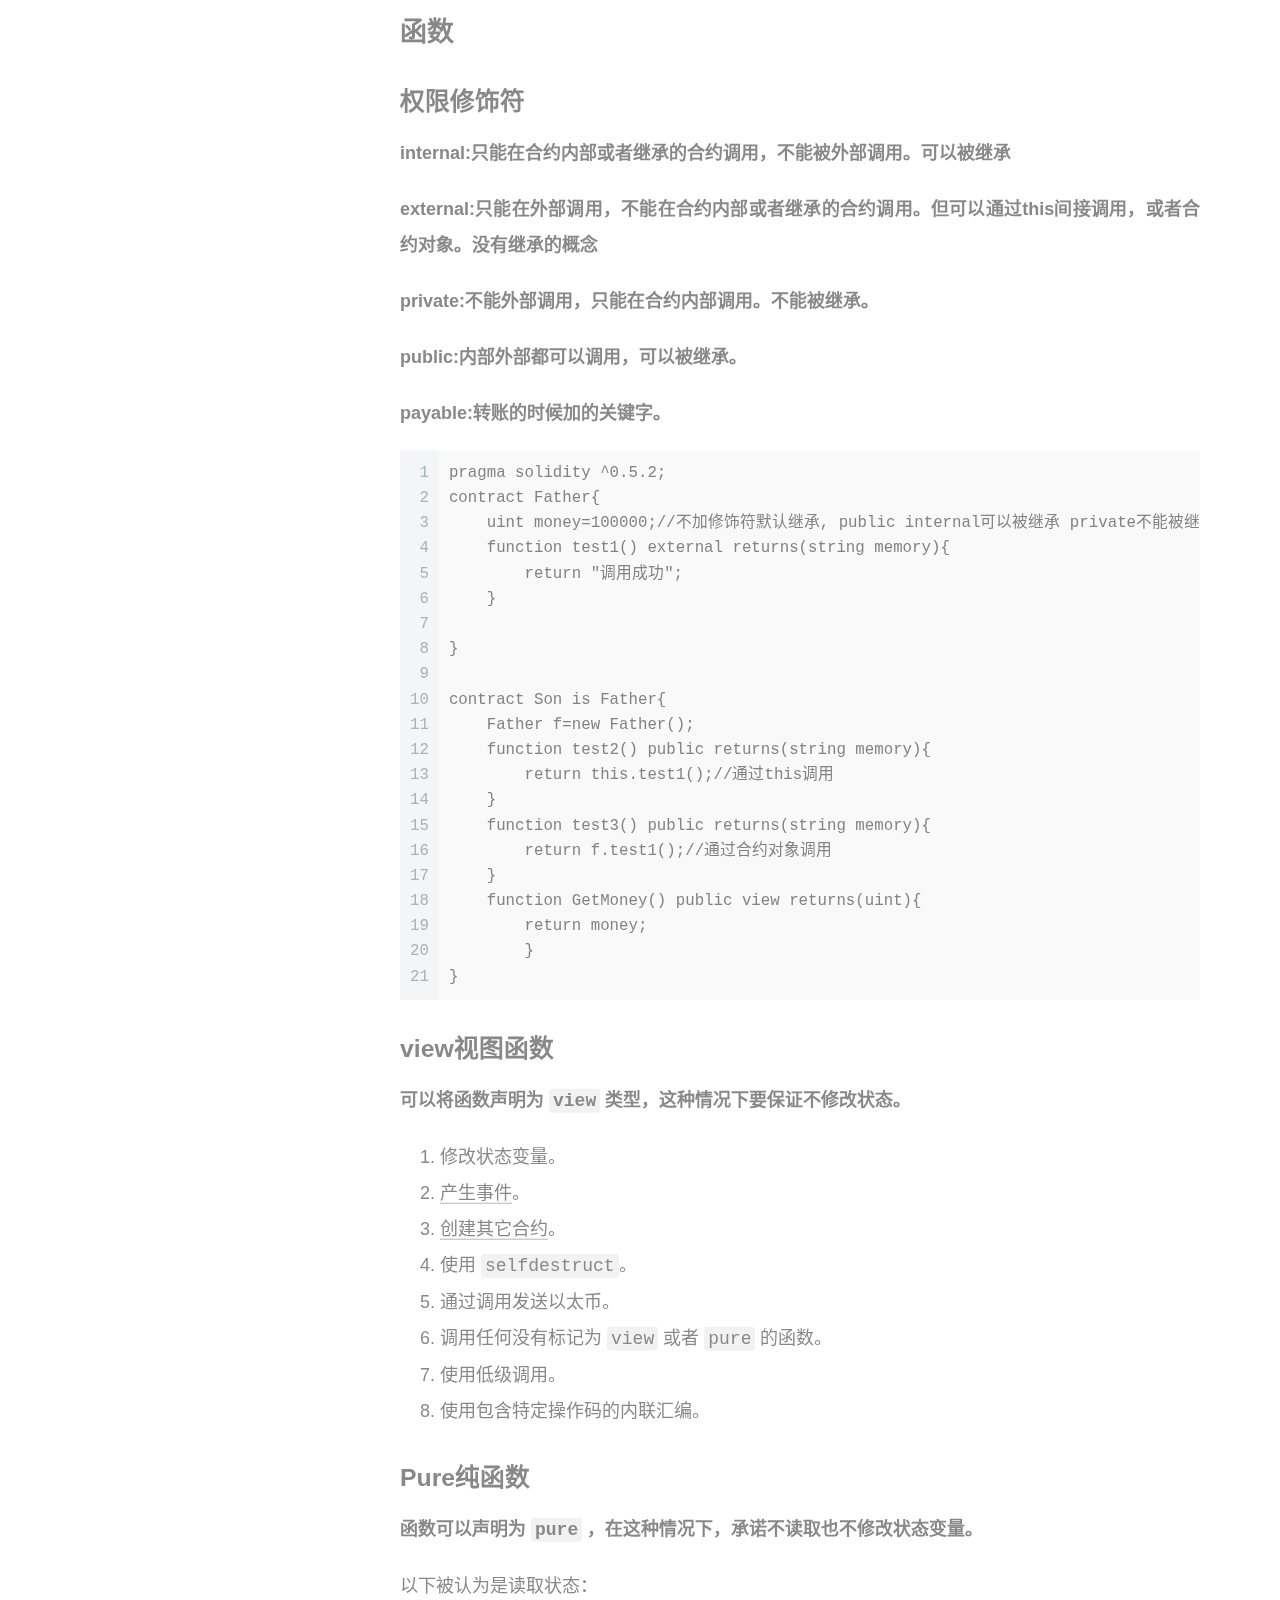
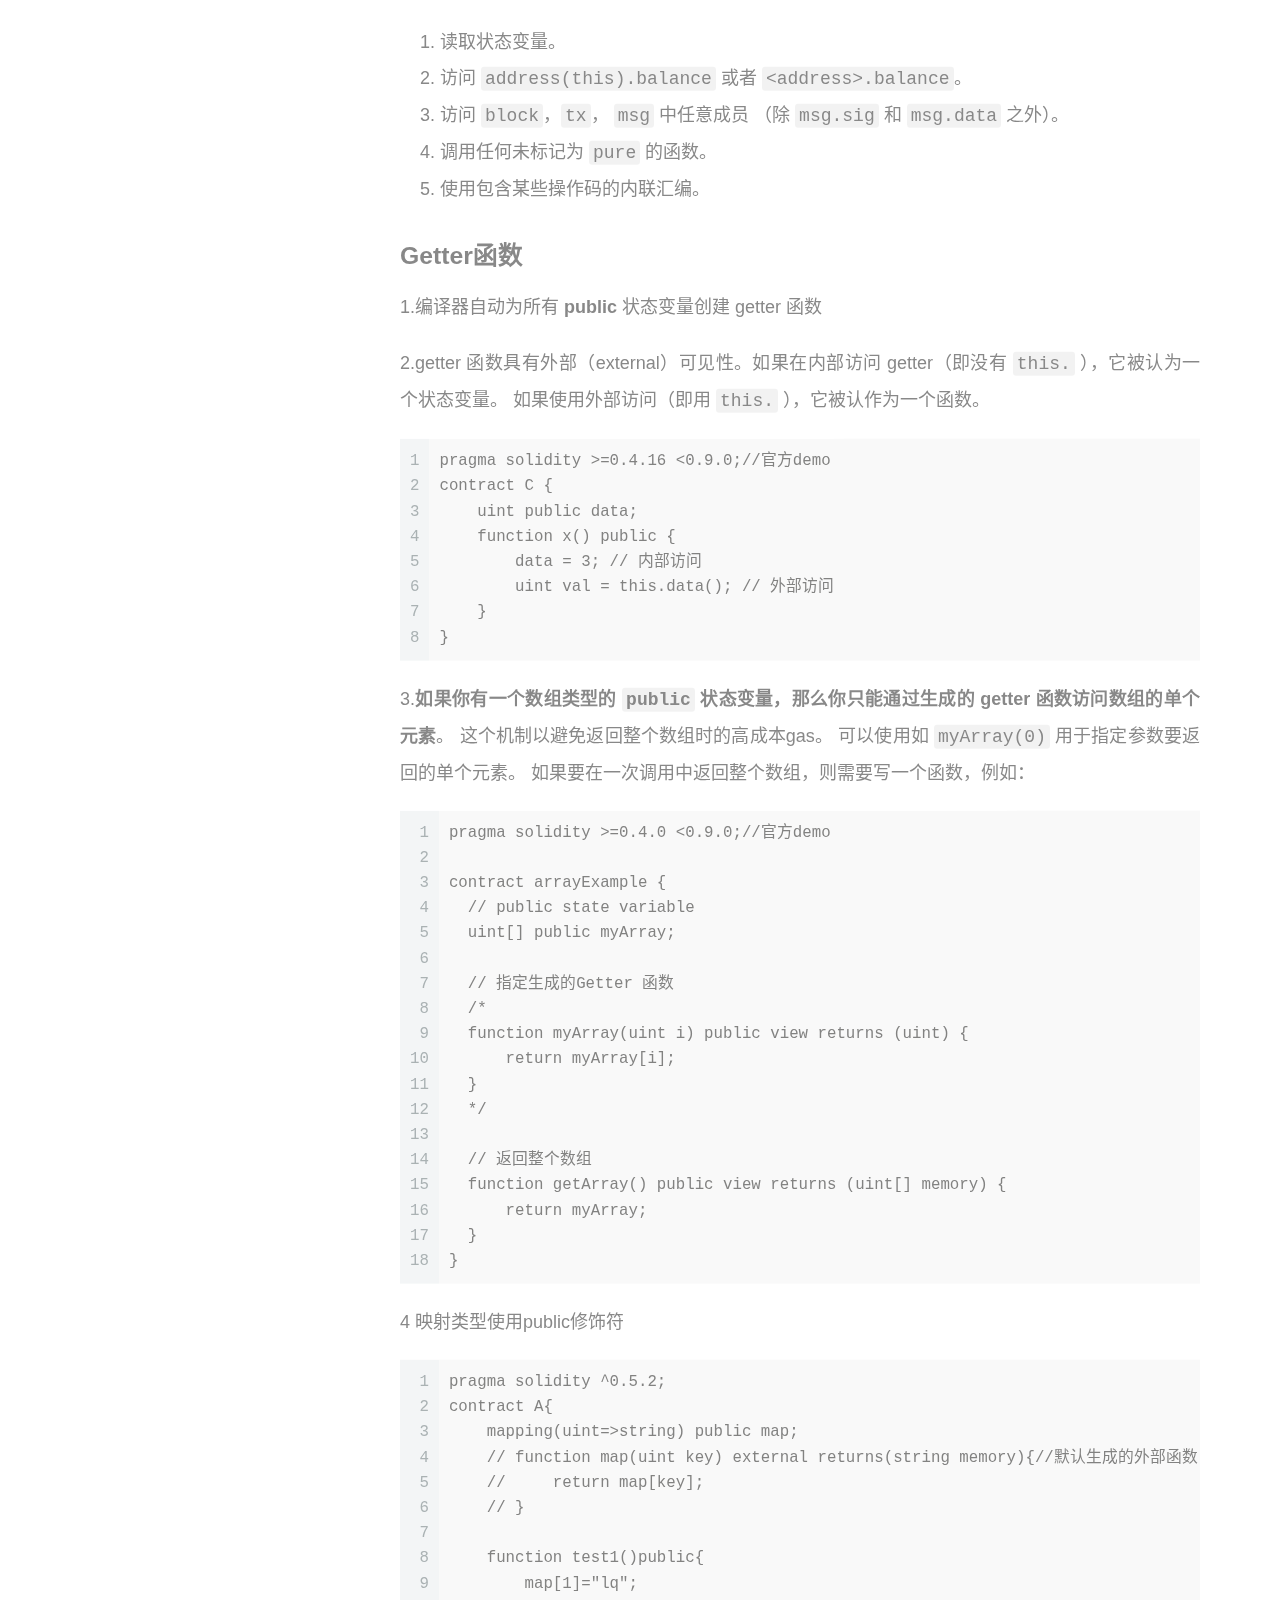
<file: 2022/11/07/solidity/index.html>
<!DOCTYPE html>
<html lang="zh-CN">
<head>
  <meta charset="UTF-8">
<meta name="viewport" content="width=device-width, initial-scale=1, maximum-scale=2">
<meta name="theme-color" content="#222">
<meta name="generator" content="Hexo 6.3.0">
  <link rel="apple-touch-icon" sizes="180x180" href="/images/apple-touch-icon-next.png">
  <link rel="icon" type="image/png" sizes="32x32" href="/images/favicon-32x32-next.png">
  <link rel="icon" type="image/png" sizes="16x16" href="/images/favicon-16x16-next.png">
  <link rel="mask-icon" href="/images/logo.svg" color="#222">

<link rel="stylesheet" href="/css/main.css">


<link rel="stylesheet" href="/lib/font-awesome/css/all.min.css">

<script id="hexo-configurations">
    var NexT = window.NexT || {};
    var CONFIG = {"hostname":"example.com","root":"/","scheme":"Muse","version":"7.8.0","exturl":false,"sidebar":{"position":"left","display":"post","padding":18,"offset":12,"onmobile":false},"copycode":{"enable":false,"show_result":false,"style":null},"back2top":{"enable":true,"sidebar":false,"scrollpercent":false},"bookmark":{"enable":false,"color":"#222","save":"auto"},"fancybox":false,"mediumzoom":false,"lazyload":false,"pangu":false,"comments":{"style":"tabs","active":null,"storage":true,"lazyload":false,"nav":null},"algolia":{"hits":{"per_page":10},"labels":{"input_placeholder":"Search for Posts","hits_empty":"We didn't find any results for the search: ${query}","hits_stats":"${hits} results found in ${time} ms"}},"localsearch":{"enable":false,"trigger":"auto","top_n_per_article":1,"unescape":false,"preload":false},"motion":{"enable":true,"async":false,"transition":{"post_block":"fadeIn","post_header":"slideDownIn","post_body":"slideDownIn","coll_header":"slideLeftIn","sidebar":"slideUpIn"}}};
  </script>

  <meta name="description" content="美，只不过是一瞬间的感觉，只有真实才是永恒的，而真实绝不会美">
<meta property="og:type" content="article">
<meta property="og:title" content="solidity">
<meta property="og:url" content="http://example.com/2022/11/07/solidity/index.html">
<meta property="og:site_name" content="拔刀可以留住落樱吗">
<meta property="og:description" content="美，只不过是一瞬间的感觉，只有真实才是永恒的，而真实绝不会美">
<meta property="og:locale" content="zh_CN">
<meta property="og:image" content="http://example.com/image/solidity/image-20221116200317667.png">
<meta property="og:image" content="http://example.com/image/solidity/image-20221112164145904.png">
<meta property="article:published_time" content="2022-11-07T14:40:53.000Z">
<meta property="article:modified_time" content="2022-11-16T14:51:25.796Z">
<meta property="article:author" content="Apink">
<meta name="twitter:card" content="summary">
<meta name="twitter:image" content="http://example.com/image/solidity/image-20221116200317667.png">

<link rel="canonical" href="http://example.com/2022/11/07/solidity/">


<script id="page-configurations">
  // https://hexo.io/docs/variables.html
  CONFIG.page = {
    sidebar: "",
    isHome : false,
    isPost : true,
    lang   : 'zh-CN'
  };
</script>

  <title>solidity | 拔刀可以留住落樱吗</title>
  






  <noscript>
  <style>
  .use-motion .brand,
  .use-motion .menu-item,
  .sidebar-inner,
  .use-motion .post-block,
  .use-motion .pagination,
  .use-motion .comments,
  .use-motion .post-header,
  .use-motion .post-body,
  .use-motion .collection-header { opacity: initial; }

  .use-motion .site-title,
  .use-motion .site-subtitle {
    opacity: initial;
    top: initial;
  }

  .use-motion .logo-line-before i { left: initial; }
  .use-motion .logo-line-after i { right: initial; }
  </style>
</noscript>

</head>

<body itemscope itemtype="http://schema.org/WebPage">
  <div class="container use-motion">
    <div class="headband"></div>

    <header class="header" itemscope itemtype="http://schema.org/WPHeader">
      <div class="header-inner"><div class="site-brand-container">
  <div class="site-nav-toggle">
    <div class="toggle" aria-label="切换导航栏">
      <span class="toggle-line toggle-line-first"></span>
      <span class="toggle-line toggle-line-middle"></span>
      <span class="toggle-line toggle-line-last"></span>
    </div>
  </div>

  <div class="site-meta">

    <a href="/" class="brand" rel="start">
      <span class="logo-line-before"><i></i></span>
      <h1 class="site-title">拔刀可以留住落樱吗</h1>
      <span class="logo-line-after"><i></i></span>
    </a>
  </div>

  <div class="site-nav-right">
    <div class="toggle popup-trigger">
    </div>
  </div>
</div>




<nav class="site-nav">
  <ul id="menu" class="main-menu menu">
        <li class="menu-item menu-item-home">

    <a href="/" rel="section"><i class="fa fa-home fa-fw"></i>首页</a>

  </li>
        <li class="menu-item menu-item-tags">

    <a href="/tags/" rel="section"><i class="fa fa-tags fa-fw"></i>标签</a>

  </li>
        <li class="menu-item menu-item-categories">

    <a href="/categories/" rel="section"><i class="fa fa-th fa-fw"></i>分类</a>

  </li>
        <li class="menu-item menu-item-archives">

    <a href="/archives/" rel="section"><i class="fa fa-archive fa-fw"></i>归档</a>

  </li>
  </ul>
</nav>




</div>
    </header>

    
  <div class="back-to-top">
    <i class="fa fa-arrow-up"></i>
    <span>0%</span>
  </div>


    <main class="main">
      <div class="main-inner">
        <div class="content-wrap">
          

          <div class="content post posts-expand">
            

    
  
  
  <article itemscope itemtype="http://schema.org/Article" class="post-block" lang="zh-CN">
    <link itemprop="mainEntityOfPage" href="http://example.com/2022/11/07/solidity/">

    <span hidden itemprop="author" itemscope itemtype="http://schema.org/Person">
      <meta itemprop="image" content="/images/avatar.gif">
      <meta itemprop="name" content="Apink">
      <meta itemprop="description" content="">
    </span>

    <span hidden itemprop="publisher" itemscope itemtype="http://schema.org/Organization">
      <meta itemprop="name" content="拔刀可以留住落樱吗">
    </span>
      <header class="post-header">
        <h1 class="post-title" itemprop="name headline">
          solidity
        </h1>

        <div class="post-meta">
            <span class="post-meta-item">
              <span class="post-meta-item-icon">
                <i class="far fa-calendar"></i>
              </span>
              <span class="post-meta-item-text">发表于</span>

              <time title="创建时间：2022-11-07 22:40:53" itemprop="dateCreated datePublished" datetime="2022-11-07T22:40:53+08:00">2022-11-07</time>
            </span>
              <span class="post-meta-item">
                <span class="post-meta-item-icon">
                  <i class="far fa-calendar-check"></i>
                </span>
                <span class="post-meta-item-text">更新于</span>
                <time title="修改时间：2022-11-16 22:51:25" itemprop="dateModified" datetime="2022-11-16T22:51:25+08:00">2022-11-16</time>
              </span>

          

        </div>
      </header>

    
    
    
    <div class="post-body" itemprop="articleBody">

      
        <p>​	中文参考文档: <a target="_blank" rel="noopener" href="https://learnblockchain.cn/docs/solidity">https://learnblockchain.cn/docs/solidity</a></p>
<p>​	编译器地址：<a target="_blank" rel="noopener" href="https://remix.ethereum.org/">https://remix.ethereum.org/</a></p>
<h1 id="HelloWorld程序"><a href="#HelloWorld程序" class="headerlink" title="HelloWorld程序"></a>HelloWorld程序</h1><figure class="highlight plaintext"><table><tr><td class="gutter"><pre><span class="line">1</span><br><span class="line">2</span><br><span class="line">3</span><br><span class="line">4</span><br><span class="line">5</span><br><span class="line">6</span><br><span class="line">7</span><br><span class="line">8</span><br><span class="line">9</span><br><span class="line">10</span><br><span class="line">11</span><br></pre></td><td class="code"><pre><span class="line">pragma solidity ^0.5.2;</span><br><span class="line">contract HelloWorld&#123;</span><br><span class="line">    string Myname=&quot;HelloWorld&quot;;</span><br><span class="line">    function getName() public view returns(string memory)&#123;</span><br><span class="line">        </span><br><span class="line">        return Myname;</span><br><span class="line">    &#125;</span><br><span class="line">    function changeName(string memory NewName) public&#123;</span><br><span class="line">        Myname=NewName;</span><br><span class="line">    &#125;</span><br><span class="line">    &#125;</span><br></pre></td></tr></table></figure>

<h2 id="动态字节数组"><a href="#动态字节数组" class="headerlink" title="动态字节数组"></a>动态字节数组</h2><figure class="highlight plaintext"><table><tr><td class="gutter"><pre><span class="line">1</span><br><span class="line">2</span><br><span class="line">3</span><br><span class="line">4</span><br><span class="line">5</span><br><span class="line">6</span><br><span class="line">7</span><br><span class="line">8</span><br><span class="line">9</span><br><span class="line">10</span><br><span class="line">11</span><br><span class="line">12</span><br><span class="line">13</span><br><span class="line">14</span><br><span class="line">15</span><br></pre></td><td class="code"><pre><span class="line">pragma solidity ^0.5.2;</span><br><span class="line">contract DynamicBytes&#123;</span><br><span class="line"></span><br><span class="line">    bytes public name= new bytes(2);//状态变量标记 public 的数组，Solidity创建一个 getter函数 。</span><br><span class="line">    function InitName() public &#123;</span><br><span class="line">        name[0]=0x7a;</span><br><span class="line">        name[1]=0x68;</span><br><span class="line">    &#125;</span><br><span class="line">    function GetLength() public view returns(uint )&#123;</span><br><span class="line">        return name.length;</span><br><span class="line">    &#125;</span><br><span class="line">    function PushTest() public &#123;</span><br><span class="line">        name.push(0x99);</span><br><span class="line">    &#125;</span><br><span class="line">&#125;</span><br></pre></td></tr></table></figure>

<h2 id="固定长度字节数组转化为动态字节数组"><a href="#固定长度字节数组转化为动态字节数组" class="headerlink" title="固定长度字节数组转化为动态字节数组"></a>固定长度字节数组转化为动态字节数组</h2><figure class="highlight plaintext"><table><tr><td class="gutter"><pre><span class="line">1</span><br><span class="line">2</span><br><span class="line">3</span><br><span class="line">4</span><br><span class="line">5</span><br><span class="line">6</span><br><span class="line">7</span><br><span class="line">8</span><br><span class="line">9</span><br><span class="line">10</span><br><span class="line">11</span><br></pre></td><td class="code"><pre><span class="line">pragma solidity ^0.5.2;</span><br><span class="line">contract fixToDynamic&#123;</span><br><span class="line">    bytes16 name=hex&quot;736f6c6974697479&quot;;//学solitity真tmcool(8个字节)</span><br><span class="line">    function fixBytesToDynamicBytes() public view returns(bytes memory )&#123;</span><br><span class="line">        bytes memory NewName=new bytes(name.length);</span><br><span class="line">        for(uint i=0;i&lt;name.length;i++)&#123;</span><br><span class="line">            NewName[i]=name[i];</span><br><span class="line">        &#125;</span><br><span class="line">        return NewName;//会已0填充剩下的数组空间</span><br><span class="line">    &#125;</span><br><span class="line">&#125;</span><br></pre></td></tr></table></figure>

<h2 id="固定字节长度Bytes与String转化"><a href="#固定字节长度Bytes与String转化" class="headerlink" title="固定字节长度Bytes与String转化"></a>固定字节长度Bytes与String转化</h2><figure class="highlight plaintext"><table><tr><td class="gutter"><pre><span class="line">1</span><br><span class="line">2</span><br><span class="line">3</span><br><span class="line">4</span><br><span class="line">5</span><br><span class="line">6</span><br><span class="line">7</span><br><span class="line">8</span><br><span class="line">9</span><br><span class="line">10</span><br><span class="line">11</span><br></pre></td><td class="code"><pre><span class="line">pragma solidity ^0.5.2;</span><br><span class="line">contract BytesToString&#123;</span><br><span class="line">    bytes name=hex&quot;736f6c6974697479&quot;;</span><br><span class="line">    function ToString() public view returns(string memory )&#123;</span><br><span class="line">        bytes memory NewName=new bytes(name.length);</span><br><span class="line">        for(uint i=0;i&lt;name.length;i++)&#123;</span><br><span class="line">            NewName[i]=name[i];</span><br><span class="line">        &#125;</span><br><span class="line">        return  string(NewName);</span><br><span class="line">    &#125;  </span><br><span class="line">&#125;</span><br></pre></td></tr></table></figure>

<h2 id="动态字节数组转化为String"><a href="#动态字节数组转化为String" class="headerlink" title="动态字节数组转化为String"></a>动态字节数组转化为String</h2><figure class="highlight plaintext"><table><tr><td class="gutter"><pre><span class="line">1</span><br><span class="line">2</span><br><span class="line">3</span><br><span class="line">4</span><br><span class="line">5</span><br><span class="line">6</span><br><span class="line">7</span><br><span class="line">8</span><br><span class="line">9</span><br><span class="line">10</span><br><span class="line">11</span><br></pre></td><td class="code"><pre><span class="line">pragma solidity ^0.5.2;</span><br><span class="line">contract ToString&#123;</span><br><span class="line">    bytes name=new bytes(2);</span><br><span class="line">    function init() public &#123;</span><br><span class="line">        name[0]=hex&quot;6c&quot;;</span><br><span class="line">        name[1]=hex&quot;71&quot;;</span><br><span class="line">    &#125;</span><br><span class="line">    function BytesToString() public view returns(string memory)&#123;</span><br><span class="line">        return string(name);//直接强转就可</span><br><span class="line">    &#125;</span><br><span class="line">&#125;</span><br></pre></td></tr></table></figure>

<p>动态字节数组直接强转为string，静态转化动态之后再使用强转。</p>
<h2 id="静态二维数组"><a href="#静态二维数组" class="headerlink" title="静态二维数组"></a>静态二维数组</h2><figure class="highlight plaintext"><table><tr><td class="gutter"><pre><span class="line">1</span><br><span class="line">2</span><br><span class="line">3</span><br><span class="line">4</span><br><span class="line">5</span><br><span class="line">6</span><br><span class="line">7</span><br><span class="line">8</span><br><span class="line">9</span><br><span class="line">10</span><br><span class="line">11</span><br><span class="line">12</span><br><span class="line">13</span><br><span class="line">14</span><br><span class="line">15</span><br><span class="line">16</span><br><span class="line">17</span><br><span class="line">18</span><br><span class="line">19</span><br><span class="line">20</span><br><span class="line">21</span><br><span class="line">22</span><br><span class="line">23</span><br><span class="line">24</span><br><span class="line">25</span><br><span class="line">26</span><br><span class="line">27</span><br><span class="line">28</span><br><span class="line">29</span><br><span class="line">30</span><br><span class="line">31</span><br><span class="line">32</span><br><span class="line">33</span><br><span class="line">34</span><br></pre></td><td class="code"><pre><span class="line">pragma solidity ^0.5.2;</span><br><span class="line">contract TArray&#123;</span><br><span class="line">        uint [2][3] public grade = [[60,80],[40,20],[50,50]];//3行2列的数据</span><br><span class="line">    function GetRows() view public returns(uint)&#123;</span><br><span class="line">        return grade.length;//返回行数：3</span><br><span class="line">    &#125;</span><br><span class="line">    function GetCols() view public returns(uint)&#123;</span><br><span class="line">        return grade[0].length;//返回列数：2</span><br><span class="line">    &#125;</span><br><span class="line">    function Sum() view public returns(uint)&#123;</span><br><span class="line">        uint sum=0;</span><br><span class="line">        for(uint i=0;i&lt;grade.length;i++)</span><br><span class="line">            for(uint j=0;j&lt;grade[0].length;j++)&#123;</span><br><span class="line">                sum+=grade[i][j];//遍历又是从行数到列数</span><br><span class="line">            &#125;</span><br><span class="line">        return sum;    </span><br><span class="line">    &#125;</span><br><span class="line">    function change()  public &#123;</span><br><span class="line">        grade[1][1]=100;//修改也是从行数到列数[1][3]：第一行第三个元素50</span><br><span class="line">    &#125;</span><br><span class="line">    function GetArray() view public returns(uint[2][3] memory)&#123;</span><br><span class="line">        return grade;</span><br><span class="line">    &#125;</span><br><span class="line">&#125;</span><br><span class="line"></span><br><span class="line">pragma solidity ^0.5.2;</span><br><span class="line">contract ArrayConst&#123;</span><br><span class="line">    // function GetArray() public view returns(uint[3] memory)&#123;//uint默认256位</span><br><span class="line">    //     return [1,2,3];//最小匹配原则:1，2，3，能容纳他们的最少需要8位,与返回值类型不同会报错</span><br><span class="line">    // &#125;</span><br><span class="line">    function GetArray1() public view returns(uint[3] memory)&#123;//uint默认256位</span><br><span class="line">        return [uint(1),2,3];//直接强转，将数组类型与返回类型转为相同,只需强转第一个元素，后面的元素也会自动转化</span><br><span class="line">    &#125;</span><br><span class="line">&#125;</span><br></pre></td></tr></table></figure>

<p>​	数组定义是行数与列数相反，操作时又和C语言二维数组相同。动态二维数组定义和一维数组相同。</p>
<h2 id="引用类型"><a href="#引用类型" class="headerlink" title="引用类型"></a>引用类型</h2><ul>
<li>内存(memory) 即数据在内存中，因此数据仅在其生命周期内（函数调用期间）有效。不能用于外部调用。</li>
<li>存储(storage) 状态变量保存的位置，只要合约存在就一直存储．</li>
<li>调用数据(calldata) 用来保存函数参数的特殊数据位置，是一个只读位置。</li>
</ul>
<h2 id="结构体"><a href="#结构体" class="headerlink" title="结构体"></a>结构体</h2><figure class="highlight plaintext"><table><tr><td class="gutter"><pre><span class="line">1</span><br><span class="line">2</span><br><span class="line">3</span><br><span class="line">4</span><br><span class="line">5</span><br><span class="line">6</span><br><span class="line">7</span><br><span class="line">8</span><br><span class="line">9</span><br><span class="line">10</span><br><span class="line">11</span><br><span class="line">12</span><br><span class="line">13</span><br><span class="line">14</span><br><span class="line">15</span><br><span class="line">16</span><br></pre></td><td class="code"><pre><span class="line">pragma solidity ^0.5.2;</span><br><span class="line">contract test1&#123;</span><br><span class="line">    struct Student&#123;</span><br><span class="line">        uint grade;</span><br><span class="line">        string name;</span><br><span class="line">        mapping(uint=&gt;string) map;</span><br><span class="line">    &#125;</span><br><span class="line">    Student stu;//默认是storage</span><br><span class="line">    function init() public returns(uint,string memory,string memory)&#123;</span><br><span class="line">        Student memory s=Student(1,&quot;张三&quot;);//结构体默认是storage</span><br><span class="line">        //s.map[0]=&quot;www&quot;; 映射类型不能用memory操作</span><br><span class="line">        stu=s;</span><br><span class="line">        stu.map[0]=&quot;hellp&quot;;//不懂^_^</span><br><span class="line">        return(s.grade,s.name,stu.map[0]);//stu.map[0]是storage,怎么能返回memory呢？</span><br><span class="line">    &#125;</span><br><span class="line">&#125;</span><br></pre></td></tr></table></figure>

<p>结构体作为函数参数只能用internal修饰，函数参数是memory类型</p>
<p><strong>storage转storage</strong></p>
<figure class="highlight plaintext"><table><tr><td class="gutter"><pre><span class="line">1</span><br><span class="line">2</span><br><span class="line">3</span><br><span class="line">4</span><br><span class="line">5</span><br><span class="line">6</span><br><span class="line">7</span><br><span class="line">8</span><br><span class="line">9</span><br><span class="line">10</span><br><span class="line">11</span><br><span class="line">12</span><br><span class="line">13</span><br><span class="line">14</span><br><span class="line">15</span><br><span class="line">16</span><br><span class="line">17</span><br><span class="line">18</span><br><span class="line">19</span><br></pre></td><td class="code"><pre><span class="line">pragma solidity ^0.5.2;</span><br><span class="line">contract test1&#123;</span><br><span class="line">    struct Student&#123;</span><br><span class="line">        uint grade;</span><br><span class="line">        string name;</span><br><span class="line">    &#125;</span><br><span class="line">    Student stu;</span><br><span class="line"></span><br><span class="line">    function test(Student storage s) internal&#123;</span><br><span class="line">        Student storage lq=s;//student默认是stroage//这个函数内部定义的结构体变量到底是memory还是storage?</span><br><span class="line">        lq.name=&quot;lq&quot;;</span><br><span class="line"></span><br><span class="line">    &#125;</span><br><span class="line">    function call() public returns (string memory)&#123;</span><br><span class="line">        test(stu);</span><br><span class="line">        return stu.name;//会改变stu.name的值</span><br><span class="line">    &#125;</span><br><span class="line"></span><br><span class="line">&#125;</span><br></pre></td></tr></table></figure>

<p><strong>memory转storage</strong></p>
<figure class="highlight plaintext"><table><tr><td class="gutter"><pre><span class="line">1</span><br><span class="line">2</span><br><span class="line">3</span><br><span class="line">4</span><br><span class="line">5</span><br><span class="line">6</span><br><span class="line">7</span><br><span class="line">8</span><br><span class="line">9</span><br><span class="line">10</span><br><span class="line">11</span><br><span class="line">12</span><br><span class="line">13</span><br><span class="line">14</span><br><span class="line">15</span><br><span class="line">16</span><br><span class="line">17</span><br><span class="line">18</span><br><span class="line">19</span><br><span class="line">20</span><br></pre></td><td class="code"><pre><span class="line">pragma solidity ^0.5.2;</span><br><span class="line">contract test1&#123;</span><br><span class="line">    struct Student&#123;</span><br><span class="line">        uint grade;</span><br><span class="line">        string name;</span><br><span class="line">    &#125;</span><br><span class="line">    Student stu;</span><br><span class="line"></span><br><span class="line">    function test(Student memory s) internal&#123;</span><br><span class="line">       stu=s;</span><br><span class="line">       s.name=&quot;lq&quot;;</span><br><span class="line"></span><br><span class="line">    &#125;</span><br><span class="line">    function call() public returns (string memory)&#123;</span><br><span class="line">        Student memory tmp=Student(100,&quot;temp&quot;);</span><br><span class="line">        test(tmp);</span><br><span class="line">        return stu.name;//不会改变stu的值，还是为tmp</span><br><span class="line">    &#125;</span><br><span class="line"></span><br><span class="line">&#125;</span><br></pre></td></tr></table></figure>

<p><strong>storage转momory</strong></p>
<figure class="highlight plaintext"><table><tr><td class="gutter"><pre><span class="line">1</span><br><span class="line">2</span><br><span class="line">3</span><br><span class="line">4</span><br><span class="line">5</span><br><span class="line">6</span><br><span class="line">7</span><br><span class="line">8</span><br><span class="line">9</span><br><span class="line">10</span><br><span class="line">11</span><br><span class="line">12</span><br><span class="line">13</span><br><span class="line">14</span><br><span class="line">15</span><br><span class="line">16</span><br><span class="line">17</span><br><span class="line">18</span><br><span class="line">19</span><br></pre></td><td class="code"><pre><span class="line">pragma solidity ^0.5.2;</span><br><span class="line">contract test1&#123;</span><br><span class="line">    struct Student&#123;</span><br><span class="line">        uint grade;</span><br><span class="line">        string name;</span><br><span class="line">    &#125;</span><br><span class="line">    Student stu=Student(100,&quot;张三&quot;);</span><br><span class="line"></span><br><span class="line">    function test(Student storage s) internal&#123;</span><br><span class="line">       Student memory lq=s;</span><br><span class="line">       lq.name=&quot;lq&quot;;</span><br><span class="line"></span><br><span class="line">    &#125;</span><br><span class="line">    function call()   public returns (string memory)&#123;</span><br><span class="line">        test(stu);</span><br><span class="line">        return stu.name;//不改变值</span><br><span class="line">    &#125;</span><br><span class="line"></span><br><span class="line">&#125;</span><br></pre></td></tr></table></figure>

<p><strong>memory转memory</strong></p>
<figure class="highlight plaintext"><table><tr><td class="gutter"><pre><span class="line">1</span><br><span class="line">2</span><br><span class="line">3</span><br><span class="line">4</span><br><span class="line">5</span><br><span class="line">6</span><br><span class="line">7</span><br><span class="line">8</span><br><span class="line">9</span><br><span class="line">10</span><br><span class="line">11</span><br><span class="line">12</span><br><span class="line">13</span><br><span class="line">14</span><br><span class="line">15</span><br><span class="line">16</span><br><span class="line">17</span><br><span class="line">18</span><br><span class="line">19</span><br></pre></td><td class="code"><pre><span class="line">pragma solidity ^0.5.2;</span><br><span class="line">contract test1&#123;</span><br><span class="line">    struct Student&#123;</span><br><span class="line">        uint grade;</span><br><span class="line">        string name;</span><br><span class="line">    &#125;</span><br><span class="line"></span><br><span class="line">    function test(Student memory s) internal&#123;</span><br><span class="line">       Student memory lq=s;</span><br><span class="line">       lq.name=&quot;lq&quot;;</span><br><span class="line"></span><br><span class="line">    &#125;</span><br><span class="line">    function call() public returns (string memory)&#123;</span><br><span class="line">        Student memory _lq=Student(100,&quot;张三&quot;);</span><br><span class="line">        test(_lq);</span><br><span class="line">        return _lq.name;//值发生改变</span><br><span class="line">    &#125;</span><br><span class="line"></span><br><span class="line">&#125;</span><br></pre></td></tr></table></figure>



<h2 id="枚举体"><a href="#枚举体" class="headerlink" title="枚举体"></a>枚举体</h2><figure class="highlight plaintext"><table><tr><td class="gutter"><pre><span class="line">1</span><br><span class="line">2</span><br><span class="line">3</span><br><span class="line">4</span><br><span class="line">5</span><br></pre></td><td class="code"><pre><span class="line">pragma solidity &gt;=0.4.0 &lt;0.9.0;</span><br><span class="line"></span><br><span class="line">contract Upchain &#123;</span><br><span class="line">    enum State &#123; Created, Locked, InValid &#125; // 枚举</span><br><span class="line">&#125;</span><br></pre></td></tr></table></figure>



<h1 id="转账交易"><a href="#转账交易" class="headerlink" title="转账交易"></a>转账交易</h1><p>合约给合约转账</p>
<figure class="highlight plaintext"><table><tr><td class="gutter"><pre><span class="line">1</span><br><span class="line">2</span><br><span class="line">3</span><br><span class="line">4</span><br><span class="line">5</span><br><span class="line">6</span><br><span class="line">7</span><br><span class="line">8</span><br><span class="line">9</span><br><span class="line">10</span><br></pre></td><td class="code"><pre><span class="line">pragma solidity ^0.8.1;</span><br><span class="line">contract test1&#123;//0xddaAd340b0f1Ef65169Ae5E41A8b10776a75482d</span><br><span class="line">               </span><br><span class="line">&#125;</span><br><span class="line"></span><br><span class="line">contract test2&#123;</span><br><span class="line"></span><br><span class="line">    test1 public t=new test1();//0xfAB6F33ecDC3C7C9e52Ed9e8018712ca1b0fE4D6</span><br><span class="line">                               //合约对象获取的地址不等于合约地址 </span><br><span class="line">&#125;</span><br></pre></td></tr></table></figure>

<p>获取合约地址</p>
<figure class="highlight plaintext"><table><tr><td class="gutter"><pre><span class="line">1</span><br><span class="line">2</span><br><span class="line">3</span><br><span class="line">4</span><br><span class="line">5</span><br><span class="line">6</span><br></pre></td><td class="code"><pre><span class="line">pragma solidity ^0.8.0;</span><br><span class="line">contract Test1&#123;</span><br><span class="line">    function getAddress()  public view returns(address)&#123;</span><br><span class="line">        return address(this);</span><br><span class="line">    &#125;</span><br><span class="line">&#125;</span><br></pre></td></tr></table></figure>



<figure class="highlight plaintext"><table><tr><td class="gutter"><pre><span class="line">1</span><br><span class="line">2</span><br><span class="line">3</span><br><span class="line">4</span><br><span class="line">5</span><br><span class="line">6</span><br><span class="line">7</span><br><span class="line">8</span><br><span class="line">9</span><br><span class="line">10</span><br><span class="line">11</span><br><span class="line">12</span><br><span class="line">13</span><br><span class="line">14</span><br></pre></td><td class="code"><pre><span class="line">pragma solidity ^0.5.2;</span><br><span class="line">contract Address&#123;</span><br><span class="line">    function pay() public payable &#123;//给合约转账</span><br><span class="line"></span><br><span class="line">    &#125;</span><br><span class="line">    function Getbalance() public returns(uint)&#123;</span><br><span class="line">        return address(this).balance;//获取合约账户的余额</span><br><span class="line">    &#125;</span><br><span class="line">    function Transfer() public payable returns(uint)&#123;//给用户转账</span><br><span class="line">        address payable count=0xAb8483F64d9C6d1EcF9b849Ae677dD3315835cb2;//用户地址</span><br><span class="line">        count.transfer(msg.value);</span><br><span class="line">        return count.balance;//获取用户账户的余额</span><br><span class="line">    &#125;</span><br><span class="line">    &#125;</span><br></pre></td></tr></table></figure>

<h2 id="全局变量"><a href="#全局变量" class="headerlink" title="全局变量"></a>全局变量</h2><ul>
<li><code>blockhash(uint blockNumber) returns (bytes32)</code>：指定区块的区块哈希 —— 仅可用于最新的 256 个区块且不包括当前区块，否则返回 0 。</li>
<li><code>block.basefee</code> (<code>uint</code>): 当前区块的基础费用，参考： (<a target="_blank" rel="noopener" href="https://eips.ethereum.org/EIPS/eip-3198">EIP-3198</a> 和 <a target="_blank" rel="noopener" href="https://eips.ethereum.org/EIPS/eip-1559">EIP-1559</a>)</li>
<li><code>block.chainid</code> (<code>uint</code>): 当前链 id</li>
<li><code>block.coinbase</code> ( <code>address</code> ): 挖出当前区块的矿工地址</li>
<li><code>block.difficulty</code> ( <code>uint</code> ): 当前区块难度</li>
<li><code>block.gaslimit</code> ( <code>uint</code> ): 当前区块 gas 限额</li>
<li><code>block.number</code> ( <code>uint</code> ): 当前区块号</li>
<li><code>block.timestamp</code> ( <code>uint</code>): 自 unix epoch 起始当前区块以秒计的时间戳</li>
<li><code>gasleft() returns (uint256)</code> ：剩余的 gas</li>
<li><code>msg.data</code> ( <code>bytes</code> ): 完整的 calldata</li>
<li><code>msg.sender</code> ( <code>address</code> ): 消息发送者（当前调用）</li>
<li><code>msg.sig</code> ( <code>bytes4</code> ): calldata 的前 4 字节（也就是函数标识符）</li>
<li><code>msg.value</code> ( <code>uint</code> ): 随消息发送的 wei 的数量</li>
<li><code>tx.gasprice</code> (<code>uint</code>): 交易的 gas 价格</li>
<li><code>tx.origin</code> ( <code>address</code> ): 交易发起者（完全的调用链）</li>
</ul>
<h2 id="映射-x2F-字典（mapping）"><a href="#映射-x2F-字典（mapping）" class="headerlink" title="映射&#x2F;字典（mapping）"></a>映射&#x2F;字典（mapping）</h2><p>映射类型在声明时的形式为 <code>mapping(KeyType =&gt; ValueType)</code>。 其中 <code>KeyType</code> 可以是任何基本类型，即可以是任何的内建类型， <code>bytes</code> 和 <code>string</code> 或合约类型、枚举类型。 而其他用户定义的类型或复杂的类型如：映射、结构体、即除 <code>bytes</code> 和 <code>string</code> 之外的数组类型是不可以作为 <code>KeyType</code> 的类型的。</p>
<p><code>ValueType</code> 可以是包括映射类型在内的任何类型。</p>
<figure class="highlight plaintext"><table><tr><td class="gutter"><pre><span class="line">1</span><br><span class="line">2</span><br><span class="line">3</span><br><span class="line">4</span><br><span class="line">5</span><br><span class="line">6</span><br><span class="line">7</span><br><span class="line">8</span><br><span class="line">9</span><br><span class="line">10</span><br><span class="line">11</span><br><span class="line">12</span><br><span class="line">13</span><br><span class="line">14</span><br><span class="line">15</span><br><span class="line">16</span><br><span class="line">17</span><br><span class="line">18</span><br><span class="line">19</span><br><span class="line">20</span><br><span class="line">21</span><br></pre></td><td class="code"><pre><span class="line">pragma solidity ^0.5.2;</span><br><span class="line">contract Mapping&#123;</span><br><span class="line">    //定义</span><br><span class="line">    mapping(address=&gt;uint) IdMapping;</span><br><span class="line">    mapping(uint=&gt;string) NameMapping;//string与uint绑定为什么要加memory？</span><br><span class="line">    uint public ID=0;</span><br><span class="line">    //绑定</span><br><span class="line">    function Register(string memory Name) public&#123;</span><br><span class="line">        address account=msg.sender;</span><br><span class="line">        ID++;</span><br><span class="line">        IdMapping[account]=ID;</span><br><span class="line">        NameMapping[ID]=Name;</span><br><span class="line">    &#125;</span><br><span class="line">    function GetId(address Address) view public returns(uint)&#123;</span><br><span class="line">        return IdMapping[Address];</span><br><span class="line">    &#125;</span><br><span class="line">    function GetName(uint id) view public returns(string memory)&#123;</span><br><span class="line">        return NameMapping[id];</span><br><span class="line">    &#125;</span><br><span class="line"></span><br><span class="line">&#125;</span><br></pre></td></tr></table></figure>

<h2 id="嵌套mapping"><a href="#嵌套mapping" class="headerlink" title="嵌套mapping"></a>嵌套mapping</h2><figure class="highlight plaintext"><table><tr><td class="gutter"><pre><span class="line">1</span><br><span class="line">2</span><br><span class="line">3</span><br><span class="line">4</span><br><span class="line">5</span><br><span class="line">6</span><br><span class="line">7</span><br></pre></td><td class="code"><pre><span class="line">pragma solidity ^0.5.2;</span><br><span class="line">contract test1&#123;</span><br><span class="line">    mapping(uint=&gt;mapping(uint=&gt;mapping(uint=&gt;string))) public map;</span><br><span class="line">    function test2()public&#123;</span><br><span class="line">        map[0][1][2]=&quot;lq&quot;;</span><br><span class="line">    &#125;</span><br><span class="line">&#125;</span><br></pre></td></tr></table></figure>

<h2 id="错误处理"><a href="#错误处理" class="headerlink" title="错误处理"></a>错误处理</h2><p>1.require： require 式的异常不会消耗任何 gas。</p>
<p>2assert：即使有错误，也会执行并扣除gas</p>
<p>3 revert:</p>
<p>可以使用 <strong>revert</strong> 语句和 <code>revert</code> 函数来直接触发回退。</p>
<p><code>revert</code> 语句将一个自定义的错误作为直接参数，没有括号：</p>
<blockquote>
<p>revert CustomError(arg1, arg2);</p>
</blockquote>
<p>由于向后兼容，还有一个 <code>revert()</code> 函数，它使用圆括号接受一个字符串：</p>
<blockquote>
<p>revert(); revert(“description”)；</p>
</blockquote>
<p>错误数据将被传回给调用者，以便在那里捕获到错误数据。 使用 <code>revert()</code> 会触发一个没有任何错误数据的回退，而 <code>revert(&quot;description&quot;)</code> 会产生一个 <code>Error(string)</code> 错误。</p>
<figure class="highlight plaintext"><table><tr><td class="gutter"><pre><span class="line">1</span><br><span class="line">2</span><br><span class="line">3</span><br><span class="line">4</span><br><span class="line">5</span><br><span class="line">6</span><br><span class="line">7</span><br><span class="line">8</span><br><span class="line">9</span><br><span class="line">10</span><br><span class="line">11</span><br><span class="line">12</span><br><span class="line">13</span><br><span class="line">14</span><br></pre></td><td class="code"><pre><span class="line">pragma solidity ^0.8.1;</span><br><span class="line">contract TEST1&#123;</span><br><span class="line"></span><br><span class="line">    uint8 public b;</span><br><span class="line">    function Aaaa() payable  public &#123;</span><br><span class="line">    if (msg.value &lt;= 5 ether)  &#123;</span><br><span class="line"></span><br><span class="line">       revert();</span><br><span class="line">    &#125;else &#123;</span><br><span class="line"></span><br><span class="line">        b = 20;</span><br><span class="line">    &#125;</span><br><span class="line">    &#125;</span><br><span class="line">&#125;</span><br></pre></td></tr></table></figure>

<figure class="highlight plaintext"><table><tr><td class="gutter"><pre><span class="line">1</span><br><span class="line">2</span><br><span class="line">3</span><br><span class="line">4</span><br><span class="line">5</span><br><span class="line">6</span><br><span class="line">7</span><br><span class="line">8</span><br><span class="line">9</span><br><span class="line">10</span><br><span class="line">11</span><br><span class="line">12</span><br><span class="line">13</span><br><span class="line">14</span><br></pre></td><td class="code"><pre><span class="line">pragma solidity ^0.8.1;</span><br><span class="line">contract TEST1&#123;</span><br><span class="line"></span><br><span class="line">    uint8 public b;</span><br><span class="line">    function Aaaa() payable  public &#123;</span><br><span class="line">    if (msg.value &lt;= 5 ether)  &#123;</span><br><span class="line"></span><br><span class="line">       revert(unicode&quot;发送的以太币必须大于5个&quot;);</span><br><span class="line">    &#125;else &#123;</span><br><span class="line"></span><br><span class="line">        b = 20;</span><br><span class="line">    &#125;</span><br><span class="line">    &#125;</span><br><span class="line">&#125;</span><br></pre></td></tr></table></figure>

<p><img src="/image/solidity/image-20221116200317667.png" alt="image-20221116200317667"></p>
<h2 id="以太币单位"><a href="#以太币单位" class="headerlink" title="以太币单位"></a>以太币单位</h2><figure class="highlight plaintext"><table><tr><td class="gutter"><pre><span class="line">1</span><br><span class="line">2</span><br><span class="line">3</span><br></pre></td><td class="code"><pre><span class="line">assert(1 wei == 1);</span><br><span class="line">assert(1 gwei == 1e9);</span><br><span class="line">assert(1 ether == 1e18);</span><br></pre></td></tr></table></figure>

<p><strong>时间单位</strong></p>
<ul>
<li><p><code>1 == 1 seconds</code></p>
</li>
<li><p><code>1 minutes == 60 seconds</code></p>
</li>
<li><p><code>1 hours == 60 minutes</code></p>
</li>
<li><p><code>1 days == 24 hours</code></p>
</li>
<li><p><code>1 weeks == 7 days</code></p>
</li>
</ul>
<h1 id="面向对象"><a href="#面向对象" class="headerlink" title="面向对象"></a>面向对象</h1><h2 id="继承"><a href="#继承" class="headerlink" title="继承"></a>继承</h2><p>状态变量覆盖被视为错误。 派生合约不可以在声明已经是基类合约中可见的状态变量具有相同的名称</p>
<h2 id="修饰器（modifier）"><a href="#修饰器（modifier）" class="headerlink" title="修饰器（modifier）"></a>修饰器（modifier）</h2><figure class="highlight plaintext"><table><tr><td class="gutter"><pre><span class="line">1</span><br><span class="line">2</span><br><span class="line">3</span><br><span class="line">4</span><br><span class="line">5</span><br><span class="line">6</span><br><span class="line">7</span><br><span class="line">8</span><br><span class="line">9</span><br><span class="line">10</span><br><span class="line">11</span><br><span class="line">12</span><br><span class="line">13</span><br><span class="line">14</span><br><span class="line">15</span><br><span class="line">16</span><br><span class="line">17</span><br></pre></td><td class="code"><pre><span class="line">pragma solidity 0.4.22;</span><br><span class="line">contract Value &#123;</span><br><span class="line"></span><br><span class="line">    address public owner;</span><br><span class="line">    uint256 public money;</span><br><span class="line">	constructor() public&#123;//构造函数</span><br><span class="line">        owner = msg.sender;</span><br><span class="line">    &#125;</span><br><span class="line">	modifier check_owner()&#123;</span><br><span class="line">        require(msg.sender == owner);</span><br><span class="line">        _;   // 修饰的代码，指进入函数后的所有代码</span><br><span class="line">    &#125;</span><br><span class="line"></span><br><span class="line">    function get_value() public payable check_money&#123;</span><br><span class="line">        money = msg.value;</span><br><span class="line">	&#125;</span><br><span class="line">&#125;</span><br></pre></td></tr></table></figure>



<h2 id="多重继承与线性化"><a href="#多重继承与线性化" class="headerlink" title="多重继承与线性化"></a>多重继承与线性化</h2><h1 id="函数"><a href="#函数" class="headerlink" title="函数"></a>函数</h1><h2 id="权限修饰符"><a href="#权限修饰符" class="headerlink" title="权限修饰符"></a>权限修饰符</h2><p><strong>internal:只能在合约内部或者继承的合约调用，不能被外部调用。可以被继承</strong></p>
<p><strong>external:只能在外部调用，不能在合约内部或者继承的合约调用。但可以通过this间接调用，或者合约对象。没有继承的概念</strong></p>
<p><strong>private:不能外部调用，只能在合约内部调用。不能被继承。</strong></p>
<p><strong>public:内部外部都可以调用，可以被继承。</strong></p>
<p><strong>payable:转账的时候加的关键字。</strong></p>
<figure class="highlight plaintext"><table><tr><td class="gutter"><pre><span class="line">1</span><br><span class="line">2</span><br><span class="line">3</span><br><span class="line">4</span><br><span class="line">5</span><br><span class="line">6</span><br><span class="line">7</span><br><span class="line">8</span><br><span class="line">9</span><br><span class="line">10</span><br><span class="line">11</span><br><span class="line">12</span><br><span class="line">13</span><br><span class="line">14</span><br><span class="line">15</span><br><span class="line">16</span><br><span class="line">17</span><br><span class="line">18</span><br><span class="line">19</span><br><span class="line">20</span><br><span class="line">21</span><br></pre></td><td class="code"><pre><span class="line">pragma solidity ^0.5.2;</span><br><span class="line">contract Father&#123;</span><br><span class="line">    uint money=100000;//不加修饰符默认继承, public internal可以被继承 private不能被继承</span><br><span class="line">    function test1() external returns(string memory)&#123;</span><br><span class="line">        return &quot;调用成功&quot;;</span><br><span class="line">    &#125;</span><br><span class="line"></span><br><span class="line">&#125;</span><br><span class="line"></span><br><span class="line">contract Son is Father&#123;</span><br><span class="line">    Father f=new Father();</span><br><span class="line">    function test2() public returns(string memory)&#123;</span><br><span class="line">        return this.test1();//通过this调用</span><br><span class="line">    &#125;</span><br><span class="line">    function test3() public returns(string memory)&#123;</span><br><span class="line">        return f.test1();//通过合约对象调用</span><br><span class="line">    &#125;</span><br><span class="line">    function GetMoney() public view returns(uint)&#123;</span><br><span class="line">        return money;</span><br><span class="line">        &#125;</span><br><span class="line">&#125;</span><br></pre></td></tr></table></figure>



<h2 id="view视图函数"><a href="#view视图函数" class="headerlink" title="view视图函数"></a>view视图函数</h2><p><strong>可以将函数声明为 <code>view</code> 类型，这种情况下要保证不修改状态。</strong></p>
<ol>
<li>修改状态变量。</li>
<li><a target="_blank" rel="noopener" href="https://learnblockchain.cn/docs/solidity/contracts.html#events">产生事件</a>。</li>
<li><a target="_blank" rel="noopener" href="https://learnblockchain.cn/docs/solidity/control-structures.html#creating-contracts">创建其它合约</a>。</li>
<li>使用 <code>selfdestruct</code>。</li>
<li>通过调用发送以太币。</li>
<li>调用任何没有标记为 <code>view</code> 或者 <code>pure</code> 的函数。</li>
<li>使用低级调用。</li>
<li>使用包含特定操作码的内联汇编。</li>
</ol>
<h2 id="Pure纯函数"><a href="#Pure纯函数" class="headerlink" title="Pure纯函数"></a>Pure纯函数</h2><p><strong>函数可以声明为 <code>pure</code> ，在这种情况下，承诺不读取也不修改状态变量。</strong></p>
<p>以下被认为是读取状态：</p>
<ol>
<li>读取状态变量。</li>
<li>访问 <code>address(this).balance</code> 或者 <code>&lt;address&gt;.balance</code>。</li>
<li>访问 <code>block</code>，<code>tx</code>， <code>msg</code> 中任意成员 （除 <code>msg.sig</code> 和 <code>msg.data</code> 之外）。</li>
<li>调用任何未标记为 <code>pure</code> 的函数。</li>
<li>使用包含某些操作码的内联汇编。</li>
</ol>
<h2 id="Getter函数"><a href="#Getter函数" class="headerlink" title="Getter函数"></a>Getter函数</h2><p>1.编译器自动为所有 <strong>public</strong> 状态变量创建 getter 函数</p>
<p>2.getter 函数具有外部（external）可见性。如果在内部访问 getter（即没有 <code>this.</code> ），它被认为一个状态变量。 如果使用外部访问（即用 <code>this.</code> ），它被认作为一个函数。</p>
<figure class="highlight plaintext"><table><tr><td class="gutter"><pre><span class="line">1</span><br><span class="line">2</span><br><span class="line">3</span><br><span class="line">4</span><br><span class="line">5</span><br><span class="line">6</span><br><span class="line">7</span><br><span class="line">8</span><br></pre></td><td class="code"><pre><span class="line">pragma solidity &gt;=0.4.16 &lt;0.9.0;//官方demo</span><br><span class="line">contract C &#123;</span><br><span class="line">    uint public data;</span><br><span class="line">    function x() public &#123;</span><br><span class="line">        data = 3; // 内部访问</span><br><span class="line">        uint val = this.data(); // 外部访问</span><br><span class="line">    &#125;</span><br><span class="line">&#125;</span><br></pre></td></tr></table></figure>

<p>3.<strong>如果你有一个数组类型的 <code>public</code> 状态变量，那么你只能通过生成的 getter 函数访问数组的单个元素</strong>。 这个机制以避免返回整个数组时的高成本gas。 可以使用如 <code>myArray(0)</code> 用于指定参数要返回的单个元素。 如果要在一次调用中返回整个数组，则需要写一个函数，例如：</p>
<figure class="highlight plaintext"><table><tr><td class="gutter"><pre><span class="line">1</span><br><span class="line">2</span><br><span class="line">3</span><br><span class="line">4</span><br><span class="line">5</span><br><span class="line">6</span><br><span class="line">7</span><br><span class="line">8</span><br><span class="line">9</span><br><span class="line">10</span><br><span class="line">11</span><br><span class="line">12</span><br><span class="line">13</span><br><span class="line">14</span><br><span class="line">15</span><br><span class="line">16</span><br><span class="line">17</span><br><span class="line">18</span><br></pre></td><td class="code"><pre><span class="line">pragma solidity &gt;=0.4.0 &lt;0.9.0;//官方demo</span><br><span class="line"></span><br><span class="line">contract arrayExample &#123;</span><br><span class="line">  // public state variable</span><br><span class="line">  uint[] public myArray;</span><br><span class="line"></span><br><span class="line">  // 指定生成的Getter 函数</span><br><span class="line">  /*</span><br><span class="line">  function myArray(uint i) public view returns (uint) &#123;</span><br><span class="line">      return myArray[i];</span><br><span class="line">  &#125;</span><br><span class="line">  */</span><br><span class="line"></span><br><span class="line">  // 返回整个数组</span><br><span class="line">  function getArray() public view returns (uint[] memory) &#123;</span><br><span class="line">      return myArray;</span><br><span class="line">  &#125;</span><br><span class="line">&#125;</span><br></pre></td></tr></table></figure>

<p>4 映射类型使用public修饰符</p>
<figure class="highlight plaintext"><table><tr><td class="gutter"><pre><span class="line">1</span><br><span class="line">2</span><br><span class="line">3</span><br><span class="line">4</span><br><span class="line">5</span><br><span class="line">6</span><br><span class="line">7</span><br><span class="line">8</span><br><span class="line">9</span><br><span class="line">10</span><br><span class="line">11</span><br><span class="line">12</span><br><span class="line">13</span><br><span class="line">14</span><br></pre></td><td class="code"><pre><span class="line">pragma solidity ^0.5.2;</span><br><span class="line">contract A&#123;</span><br><span class="line">    mapping(uint=&gt;string) public map;</span><br><span class="line">    // function map(uint key) external returns(string memory)&#123;//默认生成的外部函数</span><br><span class="line">    //     return map[key];</span><br><span class="line">    // &#125;</span><br><span class="line"></span><br><span class="line">    function test1()public&#123;</span><br><span class="line">        map[1]=&quot;lq&quot;;</span><br><span class="line">    &#125;</span><br><span class="line">    function test2(uint key)public returns(string memory)&#123;</span><br><span class="line">        return this.map(key);//外部函数通过this调用</span><br><span class="line">    &#125;</span><br><span class="line">&#125;</span><br></pre></td></tr></table></figure>

<h2 id="重写（overriding）"><a href="#重写（overriding）" class="headerlink" title="重写（overriding）"></a>重写（overriding）</h2><figure class="highlight plaintext"><table><tr><td class="gutter"><pre><span class="line">1</span><br><span class="line">2</span><br><span class="line">3</span><br><span class="line">4</span><br><span class="line">5</span><br><span class="line">6</span><br><span class="line">7</span><br><span class="line">8</span><br><span class="line">9</span><br><span class="line">10</span><br><span class="line">11</span><br><span class="line">12</span><br><span class="line">13</span><br><span class="line">14</span><br><span class="line">15</span><br><span class="line">16</span><br><span class="line">17</span><br></pre></td><td class="code"><pre><span class="line">pragma solidity ^0.5.2;</span><br><span class="line"></span><br><span class="line">contract Father&#123;</span><br><span class="line">    uint money=1000000;</span><br><span class="line">    function test1() public returns(string memory)&#123;</span><br><span class="line">        return &quot;父合约&quot;;</span><br><span class="line">    &#125;  </span><br><span class="line">&#125;</span><br><span class="line">contract Son is Father&#123;</span><br><span class="line">    uint money=99999999;//状态变量重写</span><br><span class="line">    function GetMoney() public returns(uint)&#123;</span><br><span class="line">        return money;</span><br><span class="line">    &#125;</span><br><span class="line">    function test1() public returns(string memory)&#123;//函数复写</span><br><span class="line">        return &quot;子合约&quot;;</span><br><span class="line">    &#125;</span><br><span class="line">&#125;</span><br></pre></td></tr></table></figure>

<h1 id="众筹案列"><a href="#众筹案列" class="headerlink" title="众筹案列"></a>众筹案列</h1><figure class="highlight plaintext"><table><tr><td class="gutter"><pre><span class="line">1</span><br><span class="line">2</span><br><span class="line">3</span><br><span class="line">4</span><br><span class="line">5</span><br><span class="line">6</span><br><span class="line">7</span><br><span class="line">8</span><br><span class="line">9</span><br><span class="line">10</span><br><span class="line">11</span><br><span class="line">12</span><br><span class="line">13</span><br><span class="line">14</span><br><span class="line">15</span><br><span class="line">16</span><br><span class="line">17</span><br><span class="line">18</span><br><span class="line">19</span><br><span class="line">20</span><br><span class="line">21</span><br><span class="line">22</span><br><span class="line">23</span><br><span class="line">24</span><br><span class="line">25</span><br><span class="line">26</span><br><span class="line">27</span><br><span class="line">28</span><br><span class="line">29</span><br><span class="line">30</span><br><span class="line">31</span><br><span class="line">32</span><br><span class="line">33</span><br><span class="line">34</span><br><span class="line">35</span><br><span class="line">36</span><br><span class="line">37</span><br><span class="line">38</span><br><span class="line">39</span><br></pre></td><td class="code"><pre><span class="line">pragma solidity ^0.5.2;</span><br><span class="line">contract CrowdFunding&#123;</span><br><span class="line"></span><br><span class="line">    uint neederamount;//募捐者人数</span><br><span class="line">    mapping(uint=&gt;needer) needermap;//获取募捐者</span><br><span class="line"></span><br><span class="line">    struct funder&#123;</span><br><span class="line">        address funderaddress;//捐赠者地址</span><br><span class="line">        uint Tomoney;//捐赠多少钱</span><br><span class="line">    &#125;</span><br><span class="line"></span><br><span class="line">    struct needer&#123;</span><br><span class="line">        address payable neederaddress;//账户地址</span><br><span class="line">        uint goal;//目标资金</span><br><span class="line">        uint amount;//已经募集资金</span><br><span class="line">        uint funderaccount;//捐赠者</span><br><span class="line">        mapping(uint=&gt;funder) map;//得到捐赠者</span><br><span class="line">    &#125;</span><br><span class="line"></span><br><span class="line">    function NewNeeder(address payable _neederaddress,uint _goal) public&#123;//募捐开始</span><br><span class="line">            neederamount++;////募捐人数加1</span><br><span class="line">            needermap[neederamount]=needer(_neederaddress,_goal,0,0);//绑定募捐者信息</span><br><span class="line">    &#125;</span><br><span class="line"></span><br><span class="line">    function Startcrowdfunding(address _address, uint _neederamount) payable public &#123;//捐赠者地址和募捐者的ID</span><br><span class="line">        needer storage _needer=needermap[_neederamount];//获取募捐者</span><br><span class="line">        _needer.amount+=msg.value;//资金增加</span><br><span class="line">        _needer.funderaccount++;//人数加一</span><br><span class="line">        _needer.map[_needer.funderaccount]=funder(_address,msg.value);//绑定捐赠者信息，storage类型才能获得结构体中的mapping</span><br><span class="line">    &#125;</span><br><span class="line"></span><br><span class="line">    function IsComplete(uint _neederamount)  public returns(string memory)&#123;</span><br><span class="line">        needer storage _needer=needermap[_neederamount];//获取募捐者</span><br><span class="line">        if(_needer.amount&gt;_needer.goal)&#123;</span><br><span class="line">            _needer.neederaddress.transfer(_needer.amount);</span><br><span class="line">            return &quot;募捐成功&quot;;</span><br><span class="line">            &#125;</span><br><span class="line">    &#125;</span><br><span class="line">&#125;</span><br></pre></td></tr></table></figure>



<h1 id="投票案例"><a href="#投票案例" class="headerlink" title="投票案例"></a>投票案例</h1><figure class="highlight plaintext"><table><tr><td class="gutter"><pre><span class="line">1</span><br><span class="line">2</span><br><span class="line">3</span><br><span class="line">4</span><br><span class="line">5</span><br><span class="line">6</span><br><span class="line">7</span><br><span class="line">8</span><br><span class="line">9</span><br><span class="line">10</span><br><span class="line">11</span><br><span class="line">12</span><br><span class="line">13</span><br><span class="line">14</span><br><span class="line">15</span><br><span class="line">16</span><br><span class="line">17</span><br><span class="line">18</span><br><span class="line">19</span><br><span class="line">20</span><br><span class="line">21</span><br><span class="line">22</span><br><span class="line">23</span><br><span class="line">24</span><br><span class="line">25</span><br><span class="line">26</span><br><span class="line">27</span><br><span class="line">28</span><br><span class="line">29</span><br><span class="line">30</span><br><span class="line">31</span><br><span class="line">32</span><br><span class="line">33</span><br><span class="line">34</span><br><span class="line">35</span><br><span class="line">36</span><br><span class="line">37</span><br><span class="line">38</span><br></pre></td><td class="code"><pre><span class="line">pragma solidity ^0.5.2;</span><br><span class="line">contract MovieBallot&#123;</span><br><span class="line">    struct Candidate&#123;</span><br><span class="line">        string name;//名称</span><br><span class="line">        uint votecount;//票数</span><br><span class="line">    &#125;</span><br><span class="line">    struct Voter&#123;</span><br><span class="line">        bool voted;//是否投过票</span><br><span class="line">    &#125;</span><br><span class="line">    Candidate [] public candidates;//结构体数组</span><br><span class="line">    mapping(address=&gt;Voter) public voters;</span><br><span class="line">    constructor()public &#123;</span><br><span class="line">        candidates.push(Candidate(&#123;</span><br><span class="line">            name :&quot;计算机网络&quot;,</span><br><span class="line">            votecount:0</span><br><span class="line">        &#125;));</span><br><span class="line">        candidates.push(Candidate(&#123;</span><br><span class="line">            name:&quot;数据结构&quot;,</span><br><span class="line">            votecount:0</span><br><span class="line">        &#125;));</span><br><span class="line">        candidates.push(Candidate(&#123;</span><br><span class="line">            name:&quot;操作系统&quot;,</span><br><span class="line">            votecount:0</span><br><span class="line">        &#125;));</span><br><span class="line">        candidates.push(Candidate(&#123;</span><br><span class="line">            name:&quot;计算机组成原理&quot;,</span><br><span class="line">            votecount:0</span><br><span class="line">        &#125;));</span><br><span class="line">    &#125;</span><br><span class="line">    function voteCandidate(uint8 index) public&#123;</span><br><span class="line">        require(!voters[msg.sender].voted);//是否透过票</span><br><span class="line">        candidates[index].votecount+=1;//票数加一</span><br><span class="line">        voters[msg.sender].voted=true;</span><br><span class="line">    &#125;</span><br><span class="line">    function isVoted() public view returns(bool)&#123;</span><br><span class="line">        return voters[msg.sender].voted;</span><br><span class="line">    &#125;</span><br><span class="line">&#125;</span><br></pre></td></tr></table></figure>

<p>效果如下：</p>
<p><img src="/image/solidity/image-20221112164145904.png" alt="image-20221112164145904"></p>
<h1 id="关键字"><a href="#关键字" class="headerlink" title="关键字"></a>关键字</h1><figure class="highlight plaintext"><table><tr><td class="gutter"><pre><span class="line">1</span><br><span class="line">2</span><br><span class="line">3</span><br><span class="line">4</span><br><span class="line">5</span><br><span class="line">6</span><br><span class="line">7</span><br><span class="line">8</span><br><span class="line">9</span><br><span class="line">10</span><br></pre></td><td class="code"><pre><span class="line">函数访问权限修饰符：public internal external private</span><br><span class="line">状态变量权限修饰符：public internal private</span><br><span class="line">有返回值的函数修饰符：view pure</span><br><span class="line">函数修饰符：payable</span><br><span class="line">变量修饰符:memory storage</span><br><span class="line">事件中的修饰符：indexed</span><br><span class="line">错误处理关键字：assert require revert exceptions</span><br><span class="line">导入文件关键字：import</span><br><span class="line">modifier(修改器)</span><br><span class="line">delete(操作符)</span><br></pre></td></tr></table></figure>



<h1 id="结构体中的mapping"><a href="#结构体中的mapping" class="headerlink" title="结构体中的mapping"></a>结构体中的mapping</h1>
    </div>

    
    
    

      <footer class="post-footer">

        


        
    <div class="post-nav">
      <div class="post-nav-item">
    <a href="/2022/11/07/%E5%8C%BA%E5%9D%97%E9%93%BE/" rel="prev" title="区块链">
      <i class="fa fa-chevron-left"></i> 区块链
    </a></div>
      <div class="post-nav-item">
    <a href="/2022/11/12/golang/" rel="next" title="golang">
      golang <i class="fa fa-chevron-right"></i>
    </a></div>
    </div>
      </footer>
    
  </article>
  
  
  



          </div>
          

<script>
  window.addEventListener('tabs:register', () => {
    let { activeClass } = CONFIG.comments;
    if (CONFIG.comments.storage) {
      activeClass = localStorage.getItem('comments_active') || activeClass;
    }
    if (activeClass) {
      let activeTab = document.querySelector(`a[href="#comment-${activeClass}"]`);
      if (activeTab) {
        activeTab.click();
      }
    }
  });
  if (CONFIG.comments.storage) {
    window.addEventListener('tabs:click', event => {
      if (!event.target.matches('.tabs-comment .tab-content .tab-pane')) return;
      let commentClass = event.target.classList[1];
      localStorage.setItem('comments_active', commentClass);
    });
  }
</script>

        </div>
          
  
  <div class="toggle sidebar-toggle">
    <span class="toggle-line toggle-line-first"></span>
    <span class="toggle-line toggle-line-middle"></span>
    <span class="toggle-line toggle-line-last"></span>
  </div>

  <aside class="sidebar">
    <div class="sidebar-inner">

      <ul class="sidebar-nav motion-element">
        <li class="sidebar-nav-toc">
          文章目录
        </li>
        <li class="sidebar-nav-overview">
          站点概览
        </li>
      </ul>

      <!--noindex-->
      <div class="post-toc-wrap sidebar-panel">
          <div class="post-toc motion-element"><ol class="nav"><li class="nav-item nav-level-1"><a class="nav-link" href="#HelloWorld%E7%A8%8B%E5%BA%8F"><span class="nav-number">1.</span> <span class="nav-text">HelloWorld程序</span></a><ol class="nav-child"><li class="nav-item nav-level-2"><a class="nav-link" href="#%E5%8A%A8%E6%80%81%E5%AD%97%E8%8A%82%E6%95%B0%E7%BB%84"><span class="nav-number">1.1.</span> <span class="nav-text">动态字节数组</span></a></li><li class="nav-item nav-level-2"><a class="nav-link" href="#%E5%9B%BA%E5%AE%9A%E9%95%BF%E5%BA%A6%E5%AD%97%E8%8A%82%E6%95%B0%E7%BB%84%E8%BD%AC%E5%8C%96%E4%B8%BA%E5%8A%A8%E6%80%81%E5%AD%97%E8%8A%82%E6%95%B0%E7%BB%84"><span class="nav-number">1.2.</span> <span class="nav-text">固定长度字节数组转化为动态字节数组</span></a></li><li class="nav-item nav-level-2"><a class="nav-link" href="#%E5%9B%BA%E5%AE%9A%E5%AD%97%E8%8A%82%E9%95%BF%E5%BA%A6Bytes%E4%B8%8EString%E8%BD%AC%E5%8C%96"><span class="nav-number">1.3.</span> <span class="nav-text">固定字节长度Bytes与String转化</span></a></li><li class="nav-item nav-level-2"><a class="nav-link" href="#%E5%8A%A8%E6%80%81%E5%AD%97%E8%8A%82%E6%95%B0%E7%BB%84%E8%BD%AC%E5%8C%96%E4%B8%BAString"><span class="nav-number">1.4.</span> <span class="nav-text">动态字节数组转化为String</span></a></li><li class="nav-item nav-level-2"><a class="nav-link" href="#%E9%9D%99%E6%80%81%E4%BA%8C%E7%BB%B4%E6%95%B0%E7%BB%84"><span class="nav-number">1.5.</span> <span class="nav-text">静态二维数组</span></a></li><li class="nav-item nav-level-2"><a class="nav-link" href="#%E5%BC%95%E7%94%A8%E7%B1%BB%E5%9E%8B"><span class="nav-number">1.6.</span> <span class="nav-text">引用类型</span></a></li><li class="nav-item nav-level-2"><a class="nav-link" href="#%E7%BB%93%E6%9E%84%E4%BD%93"><span class="nav-number">1.7.</span> <span class="nav-text">结构体</span></a></li><li class="nav-item nav-level-2"><a class="nav-link" href="#%E6%9E%9A%E4%B8%BE%E4%BD%93"><span class="nav-number">1.8.</span> <span class="nav-text">枚举体</span></a></li></ol></li><li class="nav-item nav-level-1"><a class="nav-link" href="#%E8%BD%AC%E8%B4%A6%E4%BA%A4%E6%98%93"><span class="nav-number">2.</span> <span class="nav-text">转账交易</span></a><ol class="nav-child"><li class="nav-item nav-level-2"><a class="nav-link" href="#%E5%85%A8%E5%B1%80%E5%8F%98%E9%87%8F"><span class="nav-number">2.1.</span> <span class="nav-text">全局变量</span></a></li><li class="nav-item nav-level-2"><a class="nav-link" href="#%E6%98%A0%E5%B0%84-x2F-%E5%AD%97%E5%85%B8%EF%BC%88mapping%EF%BC%89"><span class="nav-number">2.2.</span> <span class="nav-text">映射&#x2F;字典（mapping）</span></a></li><li class="nav-item nav-level-2"><a class="nav-link" href="#%E5%B5%8C%E5%A5%97mapping"><span class="nav-number">2.3.</span> <span class="nav-text">嵌套mapping</span></a></li><li class="nav-item nav-level-2"><a class="nav-link" href="#%E9%94%99%E8%AF%AF%E5%A4%84%E7%90%86"><span class="nav-number">2.4.</span> <span class="nav-text">错误处理</span></a></li><li class="nav-item nav-level-2"><a class="nav-link" href="#%E4%BB%A5%E5%A4%AA%E5%B8%81%E5%8D%95%E4%BD%8D"><span class="nav-number">2.5.</span> <span class="nav-text">以太币单位</span></a></li></ol></li><li class="nav-item nav-level-1"><a class="nav-link" href="#%E9%9D%A2%E5%90%91%E5%AF%B9%E8%B1%A1"><span class="nav-number">3.</span> <span class="nav-text">面向对象</span></a><ol class="nav-child"><li class="nav-item nav-level-2"><a class="nav-link" href="#%E7%BB%A7%E6%89%BF"><span class="nav-number">3.1.</span> <span class="nav-text">继承</span></a></li><li class="nav-item nav-level-2"><a class="nav-link" href="#%E4%BF%AE%E9%A5%B0%E5%99%A8%EF%BC%88modifier%EF%BC%89"><span class="nav-number">3.2.</span> <span class="nav-text">修饰器（modifier）</span></a></li><li class="nav-item nav-level-2"><a class="nav-link" href="#%E5%A4%9A%E9%87%8D%E7%BB%A7%E6%89%BF%E4%B8%8E%E7%BA%BF%E6%80%A7%E5%8C%96"><span class="nav-number">3.3.</span> <span class="nav-text">多重继承与线性化</span></a></li></ol></li><li class="nav-item nav-level-1"><a class="nav-link" href="#%E5%87%BD%E6%95%B0"><span class="nav-number">4.</span> <span class="nav-text">函数</span></a><ol class="nav-child"><li class="nav-item nav-level-2"><a class="nav-link" href="#%E6%9D%83%E9%99%90%E4%BF%AE%E9%A5%B0%E7%AC%A6"><span class="nav-number">4.1.</span> <span class="nav-text">权限修饰符</span></a></li><li class="nav-item nav-level-2"><a class="nav-link" href="#view%E8%A7%86%E5%9B%BE%E5%87%BD%E6%95%B0"><span class="nav-number">4.2.</span> <span class="nav-text">view视图函数</span></a></li><li class="nav-item nav-level-2"><a class="nav-link" href="#Pure%E7%BA%AF%E5%87%BD%E6%95%B0"><span class="nav-number">4.3.</span> <span class="nav-text">Pure纯函数</span></a></li><li class="nav-item nav-level-2"><a class="nav-link" href="#Getter%E5%87%BD%E6%95%B0"><span class="nav-number">4.4.</span> <span class="nav-text">Getter函数</span></a></li><li class="nav-item nav-level-2"><a class="nav-link" href="#%E9%87%8D%E5%86%99%EF%BC%88overriding%EF%BC%89"><span class="nav-number">4.5.</span> <span class="nav-text">重写（overriding）</span></a></li></ol></li><li class="nav-item nav-level-1"><a class="nav-link" href="#%E4%BC%97%E7%AD%B9%E6%A1%88%E5%88%97"><span class="nav-number">5.</span> <span class="nav-text">众筹案列</span></a></li><li class="nav-item nav-level-1"><a class="nav-link" href="#%E6%8A%95%E7%A5%A8%E6%A1%88%E4%BE%8B"><span class="nav-number">6.</span> <span class="nav-text">投票案例</span></a></li><li class="nav-item nav-level-1"><a class="nav-link" href="#%E5%85%B3%E9%94%AE%E5%AD%97"><span class="nav-number">7.</span> <span class="nav-text">关键字</span></a></li><li class="nav-item nav-level-1"><a class="nav-link" href="#%E7%BB%93%E6%9E%84%E4%BD%93%E4%B8%AD%E7%9A%84mapping"><span class="nav-number">8.</span> <span class="nav-text">结构体中的mapping</span></a></li></ol></div>
      </div>
      <!--/noindex-->

      <div class="site-overview-wrap sidebar-panel">
        <div class="site-author motion-element" itemprop="author" itemscope itemtype="http://schema.org/Person">
  <p class="site-author-name" itemprop="name">Apink</p>
  <div class="site-description" itemprop="description"></div>
</div>
<div class="site-state-wrap motion-element">
  <nav class="site-state">
      <div class="site-state-item site-state-posts">
          <a href="/archives/">
        
          <span class="site-state-item-count">3</span>
          <span class="site-state-item-name">日志</span>
        </a>
      </div>
  </nav>
</div>



      </div>

    </div>
  </aside>
  <div id="sidebar-dimmer"></div>


      </div>
    </main>

    <footer class="footer">
      <div class="footer-inner">
        

        

<div class="copyright">
  
  &copy; 
  <span itemprop="copyrightYear">2022</span>
  <span class="with-love">
    <i class="fa fa-heart"></i>
  </span>
  <span class="author" itemprop="copyrightHolder">Apink</span>
</div>
<!--
  <div class="powered-by">由 <a href="https://hexo.io/" class="theme-link" rel="noopener" target="_blank">Hexo</a> & <a href="https://muse.theme-next.org/" class="theme-link" rel="noopener" target="_blank">NexT.Muse</a> 强力驱动
  </div>
-->

        








      </div>
    </footer>
  </div>

  
  <script src="/lib/anime.min.js"></script>
  <script src="/lib/velocity/velocity.min.js"></script>
  <script src="/lib/velocity/velocity.ui.min.js"></script>

<script src="/js/utils.js"></script>

<script src="/js/motion.js"></script>


<script src="/js/schemes/muse.js"></script>


<script src="/js/next-boot.js"></script>




  















  

  

</body>
</html>
</file>
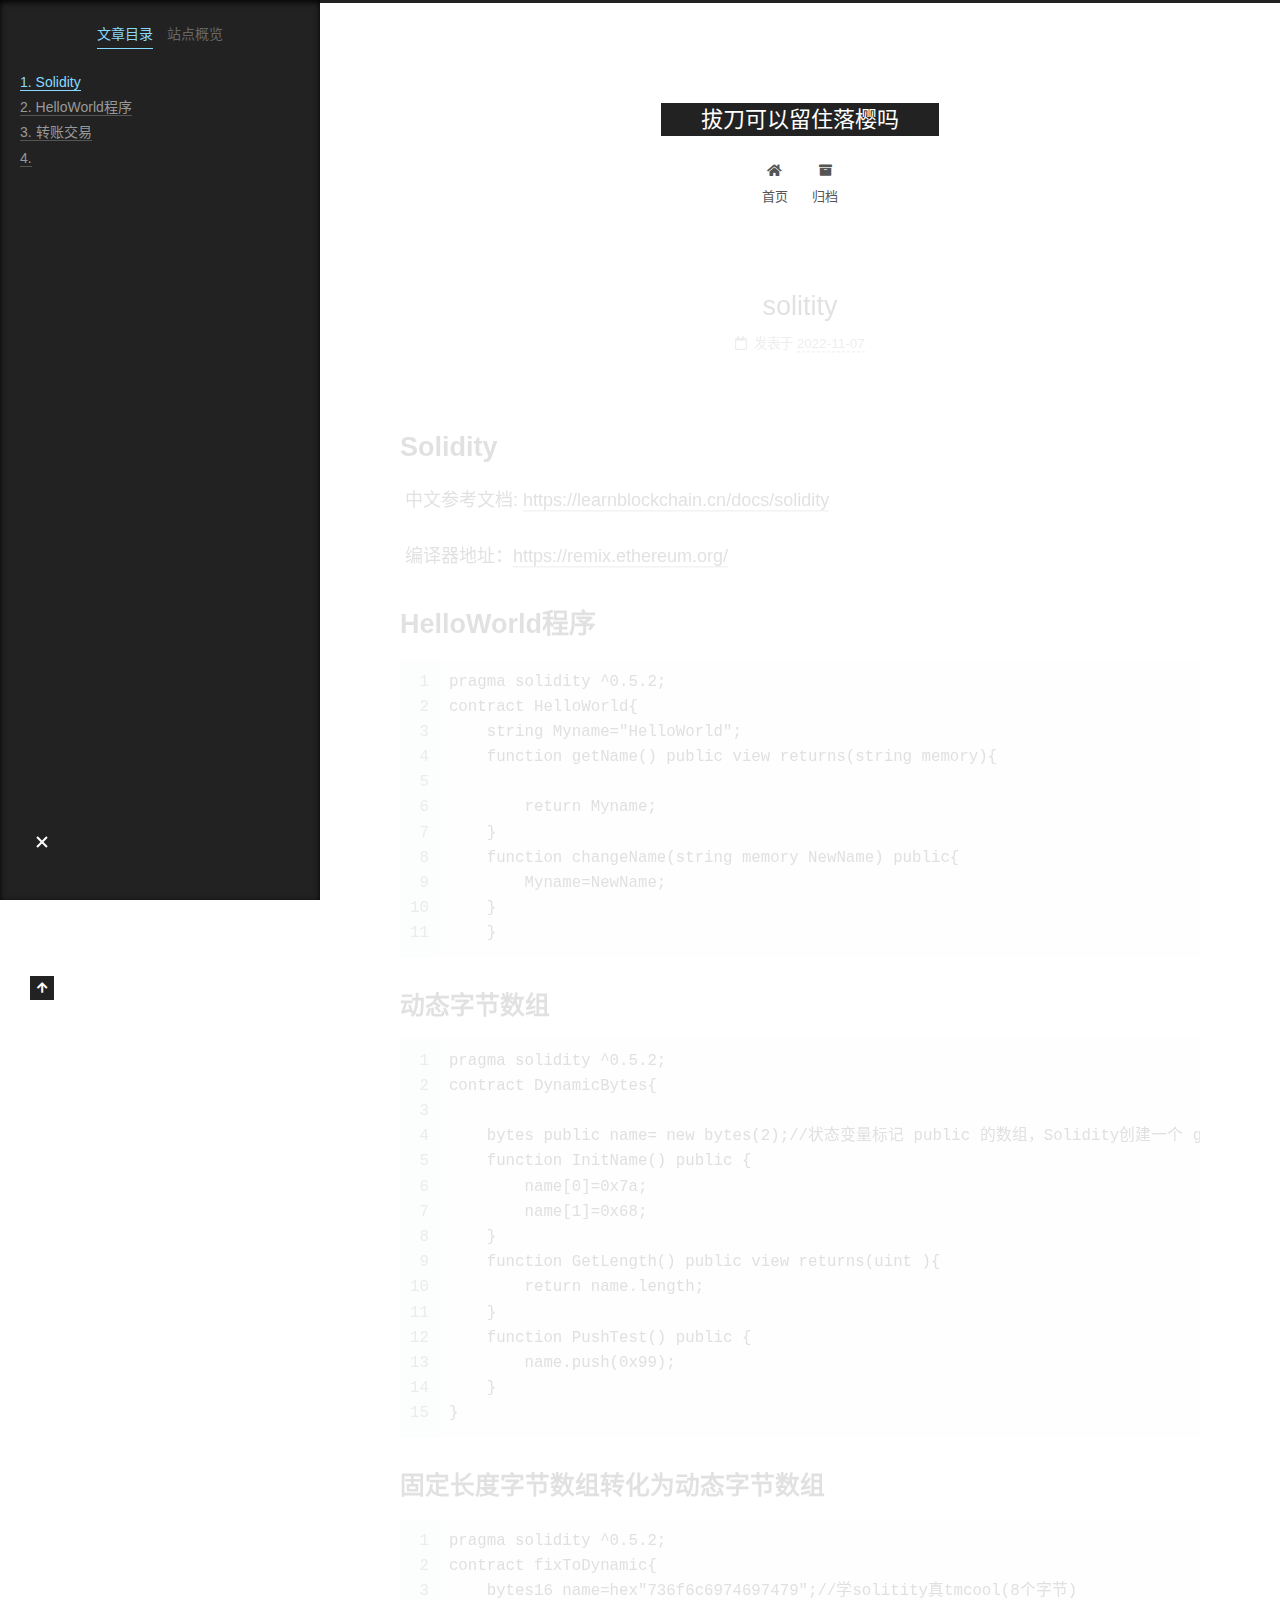
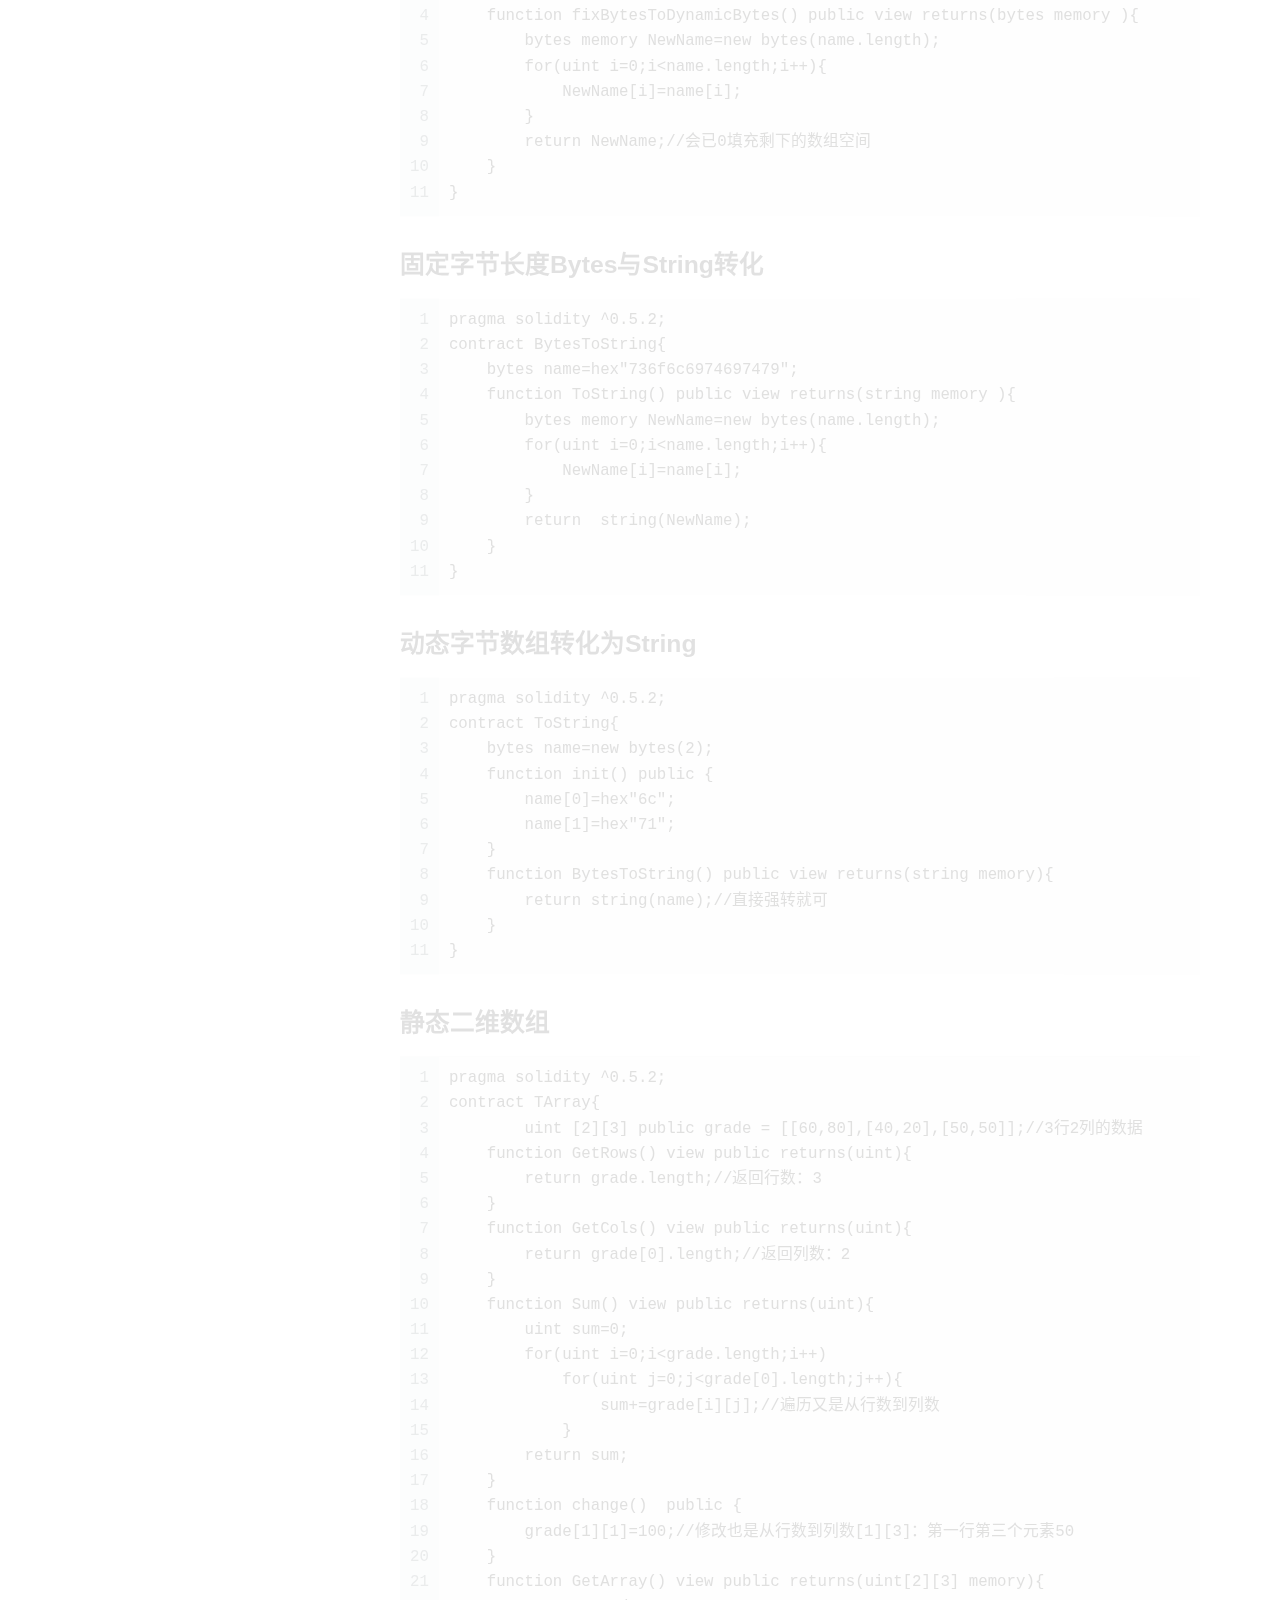
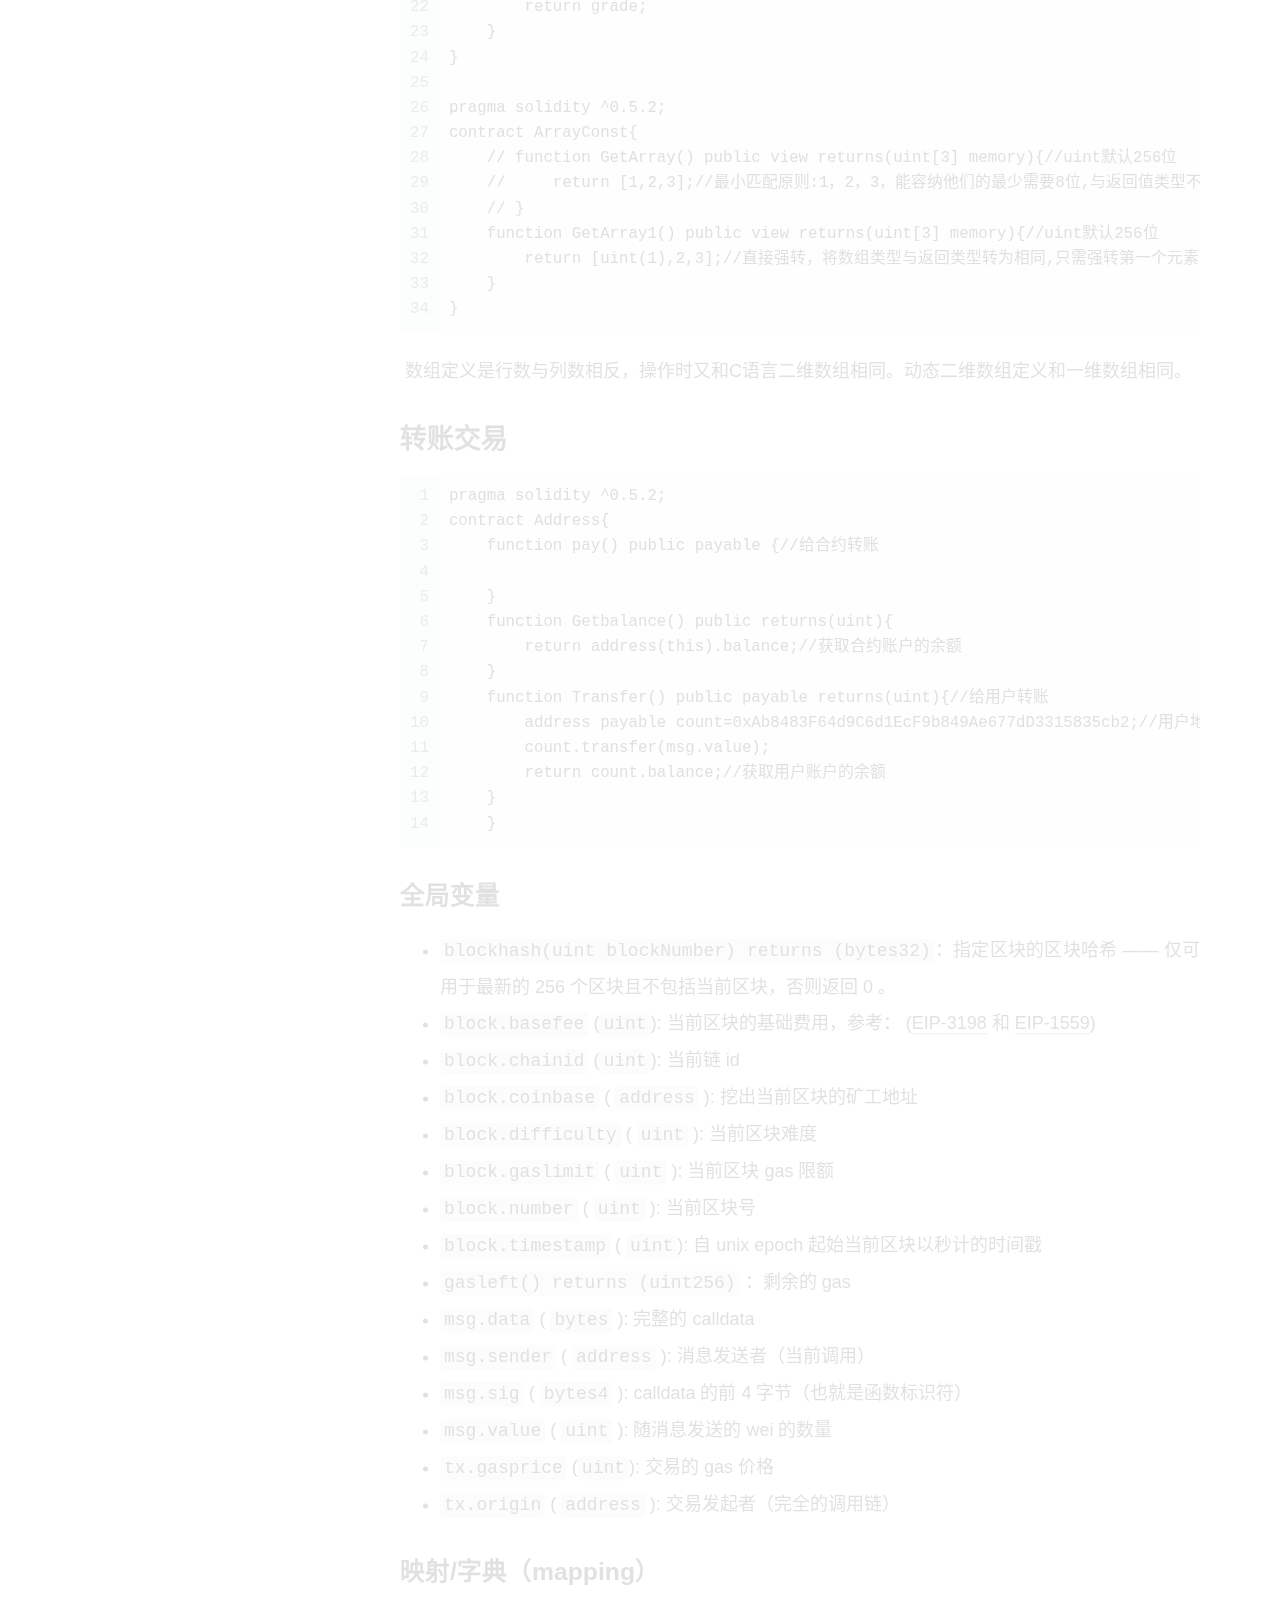
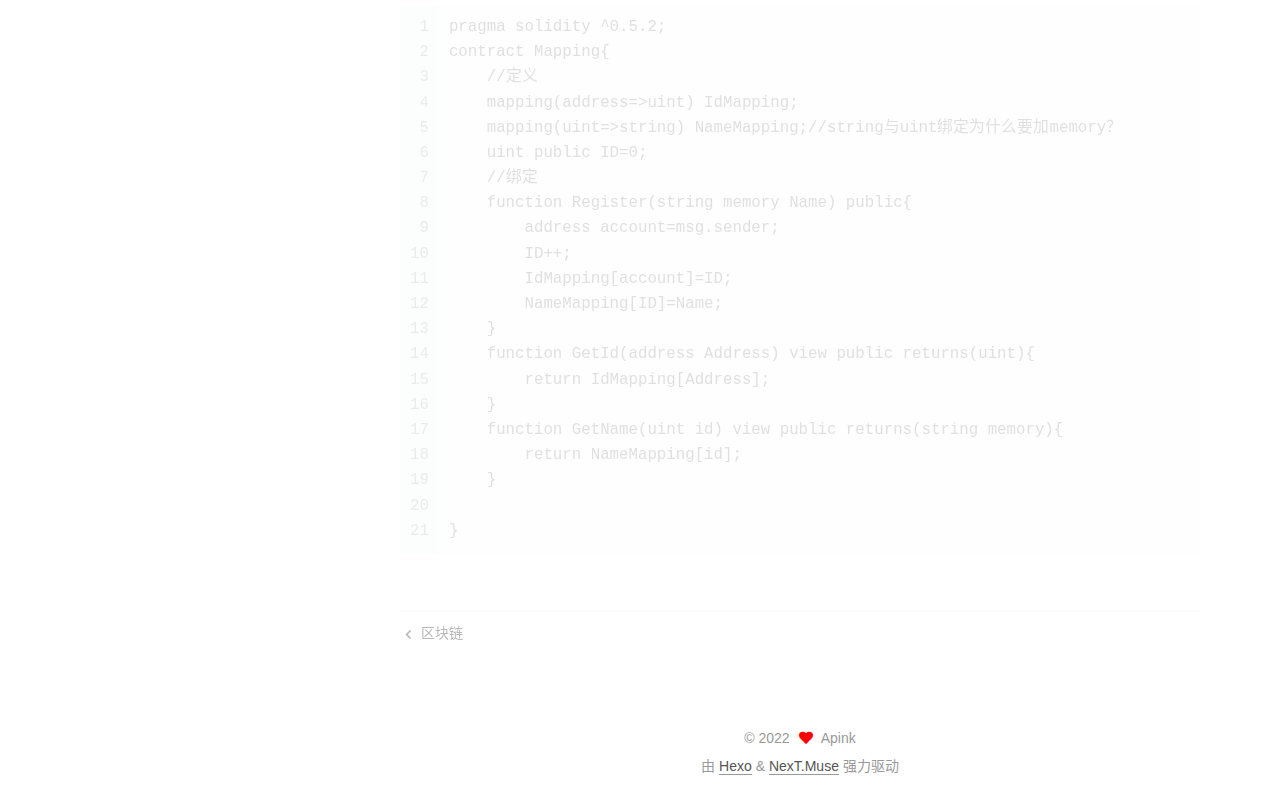
<file: 2022/11/07/solitity/index.html>
<!DOCTYPE html>
<html lang="zh-CN">
<head>
  <meta charset="UTF-8">
<meta name="viewport" content="width=device-width, initial-scale=1, maximum-scale=2">
<meta name="theme-color" content="#222">
<meta name="generator" content="Hexo 6.3.0">
  <link rel="apple-touch-icon" sizes="180x180" href="/images/apple-touch-icon-next.png">
  <link rel="icon" type="image/png" sizes="32x32" href="/images/favicon-32x32-next.png">
  <link rel="icon" type="image/png" sizes="16x16" href="/images/favicon-16x16-next.png">
  <link rel="mask-icon" href="/images/logo.svg" color="#222">

<link rel="stylesheet" href="/css/main.css">


<link rel="stylesheet" href="/lib/font-awesome/css/all.min.css">

<script id="hexo-configurations">
    var NexT = window.NexT || {};
    var CONFIG = {"hostname":"example.com","root":"/","scheme":"Muse","version":"7.8.0","exturl":false,"sidebar":{"position":"left","display":"post","padding":18,"offset":12,"onmobile":false},"copycode":{"enable":false,"show_result":false,"style":null},"back2top":{"enable":true,"sidebar":false,"scrollpercent":false},"bookmark":{"enable":false,"color":"#222","save":"auto"},"fancybox":false,"mediumzoom":false,"lazyload":false,"pangu":false,"comments":{"style":"tabs","active":null,"storage":true,"lazyload":false,"nav":null},"algolia":{"hits":{"per_page":10},"labels":{"input_placeholder":"Search for Posts","hits_empty":"We didn't find any results for the search: ${query}","hits_stats":"${hits} results found in ${time} ms"}},"localsearch":{"enable":false,"trigger":"auto","top_n_per_article":1,"unescape":false,"preload":false},"motion":{"enable":true,"async":false,"transition":{"post_block":"fadeIn","post_header":"slideDownIn","post_body":"slideDownIn","coll_header":"slideLeftIn","sidebar":"slideUpIn"}}};
  </script>

  <meta name="description" content="Solidity​	中文参考文档: https:&#x2F;&#x2F;learnblockchain.cn&#x2F;docs&#x2F;solidity ​	编译器地址：https:&#x2F;&#x2F;remix.ethereum.org&#x2F; HelloWorld程序1234567891011pragma solidity ^0.5.2;contract HelloWorld&amp;#123;    string Myname&#x3D;&quot;HelloWor">
<meta property="og:type" content="article">
<meta property="og:title" content="solitity">
<meta property="og:url" content="http://example.com/2022/11/07/solitity/index.html">
<meta property="og:site_name" content="拔刀可以留住落樱吗">
<meta property="og:description" content="Solidity​	中文参考文档: https:&#x2F;&#x2F;learnblockchain.cn&#x2F;docs&#x2F;solidity ​	编译器地址：https:&#x2F;&#x2F;remix.ethereum.org&#x2F; HelloWorld程序1234567891011pragma solidity ^0.5.2;contract HelloWorld&amp;#123;    string Myname&#x3D;&quot;HelloWor">
<meta property="og:locale" content="zh_CN">
<meta property="article:published_time" content="2022-11-07T14:40:53.000Z">
<meta property="article:modified_time" content="2022-11-07T14:42:00.764Z">
<meta property="article:author" content="Apink">
<meta name="twitter:card" content="summary">

<link rel="canonical" href="http://example.com/2022/11/07/solitity/">


<script id="page-configurations">
  // https://hexo.io/docs/variables.html
  CONFIG.page = {
    sidebar: "",
    isHome : false,
    isPost : true,
    lang   : 'zh-CN'
  };
</script>

  <title>solitity | 拔刀可以留住落樱吗</title>
  






  <noscript>
  <style>
  .use-motion .brand,
  .use-motion .menu-item,
  .sidebar-inner,
  .use-motion .post-block,
  .use-motion .pagination,
  .use-motion .comments,
  .use-motion .post-header,
  .use-motion .post-body,
  .use-motion .collection-header { opacity: initial; }

  .use-motion .site-title,
  .use-motion .site-subtitle {
    opacity: initial;
    top: initial;
  }

  .use-motion .logo-line-before i { left: initial; }
  .use-motion .logo-line-after i { right: initial; }
  </style>
</noscript>

</head>

<body itemscope itemtype="http://schema.org/WebPage">
  <div class="container use-motion">
    <div class="headband"></div>

    <header class="header" itemscope itemtype="http://schema.org/WPHeader">
      <div class="header-inner"><div class="site-brand-container">
  <div class="site-nav-toggle">
    <div class="toggle" aria-label="切换导航栏">
      <span class="toggle-line toggle-line-first"></span>
      <span class="toggle-line toggle-line-middle"></span>
      <span class="toggle-line toggle-line-last"></span>
    </div>
  </div>

  <div class="site-meta">

    <a href="/" class="brand" rel="start">
      <span class="logo-line-before"><i></i></span>
      <h1 class="site-title">拔刀可以留住落樱吗</h1>
      <span class="logo-line-after"><i></i></span>
    </a>
  </div>

  <div class="site-nav-right">
    <div class="toggle popup-trigger">
    </div>
  </div>
</div>




<nav class="site-nav">
  <ul id="menu" class="main-menu menu">
        <li class="menu-item menu-item-home">

    <a href="/" rel="section"><i class="fa fa-home fa-fw"></i>首页</a>

  </li>
        <li class="menu-item menu-item-archives">

    <a href="/archives/" rel="section"><i class="fa fa-archive fa-fw"></i>归档</a>

  </li>
  </ul>
</nav>




</div>
    </header>

    
  <div class="back-to-top">
    <i class="fa fa-arrow-up"></i>
    <span>0%</span>
  </div>


    <main class="main">
      <div class="main-inner">
        <div class="content-wrap">
          

          <div class="content post posts-expand">
            

    
  
  
  <article itemscope itemtype="http://schema.org/Article" class="post-block" lang="zh-CN">
    <link itemprop="mainEntityOfPage" href="http://example.com/2022/11/07/solitity/">

    <span hidden itemprop="author" itemscope itemtype="http://schema.org/Person">
      <meta itemprop="image" content="/images/avatar.gif">
      <meta itemprop="name" content="Apink">
      <meta itemprop="description" content="">
    </span>

    <span hidden itemprop="publisher" itemscope itemtype="http://schema.org/Organization">
      <meta itemprop="name" content="拔刀可以留住落樱吗">
    </span>
      <header class="post-header">
        <h1 class="post-title" itemprop="name headline">
          solitity
        </h1>

        <div class="post-meta">
            <span class="post-meta-item">
              <span class="post-meta-item-icon">
                <i class="far fa-calendar"></i>
              </span>
              <span class="post-meta-item-text">发表于</span>
              

              <time title="创建时间：2022-11-07 22:40:53 / 修改时间：22:42:00" itemprop="dateCreated datePublished" datetime="2022-11-07T22:40:53+08:00">2022-11-07</time>
            </span>

          

        </div>
      </header>

    
    
    
    <div class="post-body" itemprop="articleBody">

      
        <h1 id="Solidity"><a href="#Solidity" class="headerlink" title="Solidity"></a>Solidity</h1><p>​	中文参考文档: <a target="_blank" rel="noopener" href="https://learnblockchain.cn/docs/solidity">https://learnblockchain.cn/docs/solidity</a></p>
<p>​	编译器地址：<a target="_blank" rel="noopener" href="https://remix.ethereum.org/">https://remix.ethereum.org/</a></p>
<h1 id="HelloWorld程序"><a href="#HelloWorld程序" class="headerlink" title="HelloWorld程序"></a>HelloWorld程序</h1><figure class="highlight plaintext"><table><tr><td class="gutter"><pre><span class="line">1</span><br><span class="line">2</span><br><span class="line">3</span><br><span class="line">4</span><br><span class="line">5</span><br><span class="line">6</span><br><span class="line">7</span><br><span class="line">8</span><br><span class="line">9</span><br><span class="line">10</span><br><span class="line">11</span><br></pre></td><td class="code"><pre><span class="line">pragma solidity ^0.5.2;</span><br><span class="line">contract HelloWorld&#123;</span><br><span class="line">    string Myname=&quot;HelloWorld&quot;;</span><br><span class="line">    function getName() public view returns(string memory)&#123;</span><br><span class="line">        </span><br><span class="line">        return Myname;</span><br><span class="line">    &#125;</span><br><span class="line">    function changeName(string memory NewName) public&#123;</span><br><span class="line">        Myname=NewName;</span><br><span class="line">    &#125;</span><br><span class="line">    &#125;</span><br></pre></td></tr></table></figure>

<h2 id="动态字节数组"><a href="#动态字节数组" class="headerlink" title="动态字节数组"></a>动态字节数组</h2><figure class="highlight plaintext"><table><tr><td class="gutter"><pre><span class="line">1</span><br><span class="line">2</span><br><span class="line">3</span><br><span class="line">4</span><br><span class="line">5</span><br><span class="line">6</span><br><span class="line">7</span><br><span class="line">8</span><br><span class="line">9</span><br><span class="line">10</span><br><span class="line">11</span><br><span class="line">12</span><br><span class="line">13</span><br><span class="line">14</span><br><span class="line">15</span><br></pre></td><td class="code"><pre><span class="line">pragma solidity ^0.5.2;</span><br><span class="line">contract DynamicBytes&#123;</span><br><span class="line"></span><br><span class="line">    bytes public name= new bytes(2);//状态变量标记 public 的数组，Solidity创建一个 getter函数 。</span><br><span class="line">    function InitName() public &#123;</span><br><span class="line">        name[0]=0x7a;</span><br><span class="line">        name[1]=0x68;</span><br><span class="line">    &#125;</span><br><span class="line">    function GetLength() public view returns(uint )&#123;</span><br><span class="line">        return name.length;</span><br><span class="line">    &#125;</span><br><span class="line">    function PushTest() public &#123;</span><br><span class="line">        name.push(0x99);</span><br><span class="line">    &#125;</span><br><span class="line">&#125;</span><br></pre></td></tr></table></figure>

<h2 id="固定长度字节数组转化为动态字节数组"><a href="#固定长度字节数组转化为动态字节数组" class="headerlink" title="固定长度字节数组转化为动态字节数组"></a>固定长度字节数组转化为动态字节数组</h2><figure class="highlight plaintext"><table><tr><td class="gutter"><pre><span class="line">1</span><br><span class="line">2</span><br><span class="line">3</span><br><span class="line">4</span><br><span class="line">5</span><br><span class="line">6</span><br><span class="line">7</span><br><span class="line">8</span><br><span class="line">9</span><br><span class="line">10</span><br><span class="line">11</span><br></pre></td><td class="code"><pre><span class="line">pragma solidity ^0.5.2;</span><br><span class="line">contract fixToDynamic&#123;</span><br><span class="line">    bytes16 name=hex&quot;736f6c6974697479&quot;;//学solitity真tmcool(8个字节)</span><br><span class="line">    function fixBytesToDynamicBytes() public view returns(bytes memory )&#123;</span><br><span class="line">        bytes memory NewName=new bytes(name.length);</span><br><span class="line">        for(uint i=0;i&lt;name.length;i++)&#123;</span><br><span class="line">            NewName[i]=name[i];</span><br><span class="line">        &#125;</span><br><span class="line">        return NewName;//会已0填充剩下的数组空间</span><br><span class="line">    &#125;</span><br><span class="line">&#125;</span><br></pre></td></tr></table></figure>

<h2 id="固定字节长度Bytes与String转化"><a href="#固定字节长度Bytes与String转化" class="headerlink" title="固定字节长度Bytes与String转化"></a>固定字节长度Bytes与String转化</h2><figure class="highlight plaintext"><table><tr><td class="gutter"><pre><span class="line">1</span><br><span class="line">2</span><br><span class="line">3</span><br><span class="line">4</span><br><span class="line">5</span><br><span class="line">6</span><br><span class="line">7</span><br><span class="line">8</span><br><span class="line">9</span><br><span class="line">10</span><br><span class="line">11</span><br></pre></td><td class="code"><pre><span class="line">pragma solidity ^0.5.2;</span><br><span class="line">contract BytesToString&#123;</span><br><span class="line">    bytes name=hex&quot;736f6c6974697479&quot;;</span><br><span class="line">    function ToString() public view returns(string memory )&#123;</span><br><span class="line">        bytes memory NewName=new bytes(name.length);</span><br><span class="line">        for(uint i=0;i&lt;name.length;i++)&#123;</span><br><span class="line">            NewName[i]=name[i];</span><br><span class="line">        &#125;</span><br><span class="line">        return  string(NewName);</span><br><span class="line">    &#125;  </span><br><span class="line">&#125;</span><br></pre></td></tr></table></figure>

<h2 id="动态字节数组转化为String"><a href="#动态字节数组转化为String" class="headerlink" title="动态字节数组转化为String"></a>动态字节数组转化为String</h2><figure class="highlight plaintext"><table><tr><td class="gutter"><pre><span class="line">1</span><br><span class="line">2</span><br><span class="line">3</span><br><span class="line">4</span><br><span class="line">5</span><br><span class="line">6</span><br><span class="line">7</span><br><span class="line">8</span><br><span class="line">9</span><br><span class="line">10</span><br><span class="line">11</span><br></pre></td><td class="code"><pre><span class="line">pragma solidity ^0.5.2;</span><br><span class="line">contract ToString&#123;</span><br><span class="line">    bytes name=new bytes(2);</span><br><span class="line">    function init() public &#123;</span><br><span class="line">        name[0]=hex&quot;6c&quot;;</span><br><span class="line">        name[1]=hex&quot;71&quot;;</span><br><span class="line">    &#125;</span><br><span class="line">    function BytesToString() public view returns(string memory)&#123;</span><br><span class="line">        return string(name);//直接强转就可</span><br><span class="line">    &#125;</span><br><span class="line">&#125;</span><br></pre></td></tr></table></figure>

<h2 id="静态二维数组"><a href="#静态二维数组" class="headerlink" title="静态二维数组"></a>静态二维数组</h2><figure class="highlight plaintext"><table><tr><td class="gutter"><pre><span class="line">1</span><br><span class="line">2</span><br><span class="line">3</span><br><span class="line">4</span><br><span class="line">5</span><br><span class="line">6</span><br><span class="line">7</span><br><span class="line">8</span><br><span class="line">9</span><br><span class="line">10</span><br><span class="line">11</span><br><span class="line">12</span><br><span class="line">13</span><br><span class="line">14</span><br><span class="line">15</span><br><span class="line">16</span><br><span class="line">17</span><br><span class="line">18</span><br><span class="line">19</span><br><span class="line">20</span><br><span class="line">21</span><br><span class="line">22</span><br><span class="line">23</span><br><span class="line">24</span><br><span class="line">25</span><br><span class="line">26</span><br><span class="line">27</span><br><span class="line">28</span><br><span class="line">29</span><br><span class="line">30</span><br><span class="line">31</span><br><span class="line">32</span><br><span class="line">33</span><br><span class="line">34</span><br></pre></td><td class="code"><pre><span class="line">pragma solidity ^0.5.2;</span><br><span class="line">contract TArray&#123;</span><br><span class="line">        uint [2][3] public grade = [[60,80],[40,20],[50,50]];//3行2列的数据</span><br><span class="line">    function GetRows() view public returns(uint)&#123;</span><br><span class="line">        return grade.length;//返回行数：3</span><br><span class="line">    &#125;</span><br><span class="line">    function GetCols() view public returns(uint)&#123;</span><br><span class="line">        return grade[0].length;//返回列数：2</span><br><span class="line">    &#125;</span><br><span class="line">    function Sum() view public returns(uint)&#123;</span><br><span class="line">        uint sum=0;</span><br><span class="line">        for(uint i=0;i&lt;grade.length;i++)</span><br><span class="line">            for(uint j=0;j&lt;grade[0].length;j++)&#123;</span><br><span class="line">                sum+=grade[i][j];//遍历又是从行数到列数</span><br><span class="line">            &#125;</span><br><span class="line">        return sum;    </span><br><span class="line">    &#125;</span><br><span class="line">    function change()  public &#123;</span><br><span class="line">        grade[1][1]=100;//修改也是从行数到列数[1][3]：第一行第三个元素50</span><br><span class="line">    &#125;</span><br><span class="line">    function GetArray() view public returns(uint[2][3] memory)&#123;</span><br><span class="line">        return grade;</span><br><span class="line">    &#125;</span><br><span class="line">&#125;</span><br><span class="line"></span><br><span class="line">pragma solidity ^0.5.2;</span><br><span class="line">contract ArrayConst&#123;</span><br><span class="line">    // function GetArray() public view returns(uint[3] memory)&#123;//uint默认256位</span><br><span class="line">    //     return [1,2,3];//最小匹配原则:1，2，3，能容纳他们的最少需要8位,与返回值类型不同会报错</span><br><span class="line">    // &#125;</span><br><span class="line">    function GetArray1() public view returns(uint[3] memory)&#123;//uint默认256位</span><br><span class="line">        return [uint(1),2,3];//直接强转，将数组类型与返回类型转为相同,只需强转第一个元素，后面的元素也会自动转化</span><br><span class="line">    &#125;</span><br><span class="line">&#125;</span><br></pre></td></tr></table></figure>

<p>​	数组定义是行数与列数相反，操作时又和C语言二维数组相同。动态二维数组定义和一维数组相同。</p>
<h1 id="转账交易"><a href="#转账交易" class="headerlink" title="转账交易"></a>转账交易</h1><figure class="highlight plaintext"><table><tr><td class="gutter"><pre><span class="line">1</span><br><span class="line">2</span><br><span class="line">3</span><br><span class="line">4</span><br><span class="line">5</span><br><span class="line">6</span><br><span class="line">7</span><br><span class="line">8</span><br><span class="line">9</span><br><span class="line">10</span><br><span class="line">11</span><br><span class="line">12</span><br><span class="line">13</span><br><span class="line">14</span><br></pre></td><td class="code"><pre><span class="line">pragma solidity ^0.5.2;</span><br><span class="line">contract Address&#123;</span><br><span class="line">    function pay() public payable &#123;//给合约转账</span><br><span class="line"></span><br><span class="line">    &#125;</span><br><span class="line">    function Getbalance() public returns(uint)&#123;</span><br><span class="line">        return address(this).balance;//获取合约账户的余额</span><br><span class="line">    &#125;</span><br><span class="line">    function Transfer() public payable returns(uint)&#123;//给用户转账</span><br><span class="line">        address payable count=0xAb8483F64d9C6d1EcF9b849Ae677dD3315835cb2;//用户地址</span><br><span class="line">        count.transfer(msg.value);</span><br><span class="line">        return count.balance;//获取用户账户的余额</span><br><span class="line">    &#125;</span><br><span class="line">    &#125;</span><br></pre></td></tr></table></figure>

<h2 id="全局变量"><a href="#全局变量" class="headerlink" title="全局变量"></a>全局变量</h2><ul>
<li><code>blockhash(uint blockNumber) returns (bytes32)</code>：指定区块的区块哈希 —— 仅可用于最新的 256 个区块且不包括当前区块，否则返回 0 。</li>
<li><code>block.basefee</code> (<code>uint</code>): 当前区块的基础费用，参考： (<a target="_blank" rel="noopener" href="https://eips.ethereum.org/EIPS/eip-3198">EIP-3198</a> 和 <a target="_blank" rel="noopener" href="https://eips.ethereum.org/EIPS/eip-1559">EIP-1559</a>)</li>
<li><code>block.chainid</code> (<code>uint</code>): 当前链 id</li>
<li><code>block.coinbase</code> ( <code>address</code> ): 挖出当前区块的矿工地址</li>
<li><code>block.difficulty</code> ( <code>uint</code> ): 当前区块难度</li>
<li><code>block.gaslimit</code> ( <code>uint</code> ): 当前区块 gas 限额</li>
<li><code>block.number</code> ( <code>uint</code> ): 当前区块号</li>
<li><code>block.timestamp</code> ( <code>uint</code>): 自 unix epoch 起始当前区块以秒计的时间戳</li>
<li><code>gasleft() returns (uint256)</code> ：剩余的 gas</li>
<li><code>msg.data</code> ( <code>bytes</code> ): 完整的 calldata</li>
<li><code>msg.sender</code> ( <code>address</code> ): 消息发送者（当前调用）</li>
<li><code>msg.sig</code> ( <code>bytes4</code> ): calldata 的前 4 字节（也就是函数标识符）</li>
<li><code>msg.value</code> ( <code>uint</code> ): 随消息发送的 wei 的数量</li>
<li><code>tx.gasprice</code> (<code>uint</code>): 交易的 gas 价格</li>
<li><code>tx.origin</code> ( <code>address</code> ): 交易发起者（完全的调用链）</li>
</ul>
<h2 id="映射-x2F-字典（mapping）"><a href="#映射-x2F-字典（mapping）" class="headerlink" title="映射&#x2F;字典（mapping）"></a>映射&#x2F;字典（mapping）</h2><figure class="highlight plaintext"><table><tr><td class="gutter"><pre><span class="line">1</span><br><span class="line">2</span><br><span class="line">3</span><br><span class="line">4</span><br><span class="line">5</span><br><span class="line">6</span><br><span class="line">7</span><br><span class="line">8</span><br><span class="line">9</span><br><span class="line">10</span><br><span class="line">11</span><br><span class="line">12</span><br><span class="line">13</span><br><span class="line">14</span><br><span class="line">15</span><br><span class="line">16</span><br><span class="line">17</span><br><span class="line">18</span><br><span class="line">19</span><br><span class="line">20</span><br><span class="line">21</span><br></pre></td><td class="code"><pre><span class="line">pragma solidity ^0.5.2;</span><br><span class="line">contract Mapping&#123;</span><br><span class="line">    //定义</span><br><span class="line">    mapping(address=&gt;uint) IdMapping;</span><br><span class="line">    mapping(uint=&gt;string) NameMapping;//string与uint绑定为什么要加memory？</span><br><span class="line">    uint public ID=0;</span><br><span class="line">    //绑定</span><br><span class="line">    function Register(string memory Name) public&#123;</span><br><span class="line">        address account=msg.sender;</span><br><span class="line">        ID++;</span><br><span class="line">        IdMapping[account]=ID;</span><br><span class="line">        NameMapping[ID]=Name;</span><br><span class="line">    &#125;</span><br><span class="line">    function GetId(address Address) view public returns(uint)&#123;</span><br><span class="line">        return IdMapping[Address];</span><br><span class="line">    &#125;</span><br><span class="line">    function GetName(uint id) view public returns(string memory)&#123;</span><br><span class="line">        return NameMapping[id];</span><br><span class="line">    &#125;</span><br><span class="line"></span><br><span class="line">&#125;</span><br></pre></td></tr></table></figure>

<h1 id=""><a href="#" class="headerlink" title=""></a></h1>
    </div>

    
    
    

      <footer class="post-footer">

        


        
    <div class="post-nav">
      <div class="post-nav-item">
    <a href="/2022/11/07/%E5%8C%BA%E5%9D%97%E9%93%BE/" rel="prev" title="区块链">
      <i class="fa fa-chevron-left"></i> 区块链
    </a></div>
      <div class="post-nav-item"></div>
    </div>
      </footer>
    
  </article>
  
  
  



          </div>
          

<script>
  window.addEventListener('tabs:register', () => {
    let { activeClass } = CONFIG.comments;
    if (CONFIG.comments.storage) {
      activeClass = localStorage.getItem('comments_active') || activeClass;
    }
    if (activeClass) {
      let activeTab = document.querySelector(`a[href="#comment-${activeClass}"]`);
      if (activeTab) {
        activeTab.click();
      }
    }
  });
  if (CONFIG.comments.storage) {
    window.addEventListener('tabs:click', event => {
      if (!event.target.matches('.tabs-comment .tab-content .tab-pane')) return;
      let commentClass = event.target.classList[1];
      localStorage.setItem('comments_active', commentClass);
    });
  }
</script>

        </div>
          
  
  <div class="toggle sidebar-toggle">
    <span class="toggle-line toggle-line-first"></span>
    <span class="toggle-line toggle-line-middle"></span>
    <span class="toggle-line toggle-line-last"></span>
  </div>

  <aside class="sidebar">
    <div class="sidebar-inner">

      <ul class="sidebar-nav motion-element">
        <li class="sidebar-nav-toc">
          文章目录
        </li>
        <li class="sidebar-nav-overview">
          站点概览
        </li>
      </ul>

      <!--noindex-->
      <div class="post-toc-wrap sidebar-panel">
          <div class="post-toc motion-element"><ol class="nav"><li class="nav-item nav-level-1"><a class="nav-link" href="#Solidity"><span class="nav-number">1.</span> <span class="nav-text">Solidity</span></a></li><li class="nav-item nav-level-1"><a class="nav-link" href="#HelloWorld%E7%A8%8B%E5%BA%8F"><span class="nav-number">2.</span> <span class="nav-text">HelloWorld程序</span></a><ol class="nav-child"><li class="nav-item nav-level-2"><a class="nav-link" href="#%E5%8A%A8%E6%80%81%E5%AD%97%E8%8A%82%E6%95%B0%E7%BB%84"><span class="nav-number">2.1.</span> <span class="nav-text">动态字节数组</span></a></li><li class="nav-item nav-level-2"><a class="nav-link" href="#%E5%9B%BA%E5%AE%9A%E9%95%BF%E5%BA%A6%E5%AD%97%E8%8A%82%E6%95%B0%E7%BB%84%E8%BD%AC%E5%8C%96%E4%B8%BA%E5%8A%A8%E6%80%81%E5%AD%97%E8%8A%82%E6%95%B0%E7%BB%84"><span class="nav-number">2.2.</span> <span class="nav-text">固定长度字节数组转化为动态字节数组</span></a></li><li class="nav-item nav-level-2"><a class="nav-link" href="#%E5%9B%BA%E5%AE%9A%E5%AD%97%E8%8A%82%E9%95%BF%E5%BA%A6Bytes%E4%B8%8EString%E8%BD%AC%E5%8C%96"><span class="nav-number">2.3.</span> <span class="nav-text">固定字节长度Bytes与String转化</span></a></li><li class="nav-item nav-level-2"><a class="nav-link" href="#%E5%8A%A8%E6%80%81%E5%AD%97%E8%8A%82%E6%95%B0%E7%BB%84%E8%BD%AC%E5%8C%96%E4%B8%BAString"><span class="nav-number">2.4.</span> <span class="nav-text">动态字节数组转化为String</span></a></li><li class="nav-item nav-level-2"><a class="nav-link" href="#%E9%9D%99%E6%80%81%E4%BA%8C%E7%BB%B4%E6%95%B0%E7%BB%84"><span class="nav-number">2.5.</span> <span class="nav-text">静态二维数组</span></a></li></ol></li><li class="nav-item nav-level-1"><a class="nav-link" href="#%E8%BD%AC%E8%B4%A6%E4%BA%A4%E6%98%93"><span class="nav-number">3.</span> <span class="nav-text">转账交易</span></a><ol class="nav-child"><li class="nav-item nav-level-2"><a class="nav-link" href="#%E5%85%A8%E5%B1%80%E5%8F%98%E9%87%8F"><span class="nav-number">3.1.</span> <span class="nav-text">全局变量</span></a></li><li class="nav-item nav-level-2"><a class="nav-link" href="#%E6%98%A0%E5%B0%84-x2F-%E5%AD%97%E5%85%B8%EF%BC%88mapping%EF%BC%89"><span class="nav-number">3.2.</span> <span class="nav-text">映射&#x2F;字典（mapping）</span></a></li></ol></li><li class="nav-item nav-level-1"><a class="nav-link"><span class="nav-number">4.</span> <span class="nav-text"></span></a></li></ol></div>
      </div>
      <!--/noindex-->

      <div class="site-overview-wrap sidebar-panel">
        <div class="site-author motion-element" itemprop="author" itemscope itemtype="http://schema.org/Person">
  <p class="site-author-name" itemprop="name">Apink</p>
  <div class="site-description" itemprop="description"></div>
</div>
<div class="site-state-wrap motion-element">
  <nav class="site-state">
      <div class="site-state-item site-state-posts">
          <a href="/archives/">
        
          <span class="site-state-item-count">2</span>
          <span class="site-state-item-name">日志</span>
        </a>
      </div>
  </nav>
</div>



      </div>

    </div>
  </aside>
  <div id="sidebar-dimmer"></div>


      </div>
    </main>

    <footer class="footer">
      <div class="footer-inner">
        

        

<div class="copyright">
  
  &copy; 
  <span itemprop="copyrightYear">2022</span>
  <span class="with-love">
    <i class="fa fa-heart"></i>
  </span>
  <span class="author" itemprop="copyrightHolder">Apink</span>
</div>
  <div class="powered-by">由 <a href="https://hexo.io/" class="theme-link" rel="noopener" target="_blank">Hexo</a> & <a href="https://muse.theme-next.org/" class="theme-link" rel="noopener" target="_blank">NexT.Muse</a> 强力驱动
  </div>

        








      </div>
    </footer>
  </div>

  
  <script src="/lib/anime.min.js"></script>
  <script src="/lib/velocity/velocity.min.js"></script>
  <script src="/lib/velocity/velocity.ui.min.js"></script>

<script src="/js/utils.js"></script>

<script src="/js/motion.js"></script>


<script src="/js/schemes/muse.js"></script>


<script src="/js/next-boot.js"></script>




  















  

  

</body>
</html>
</file>
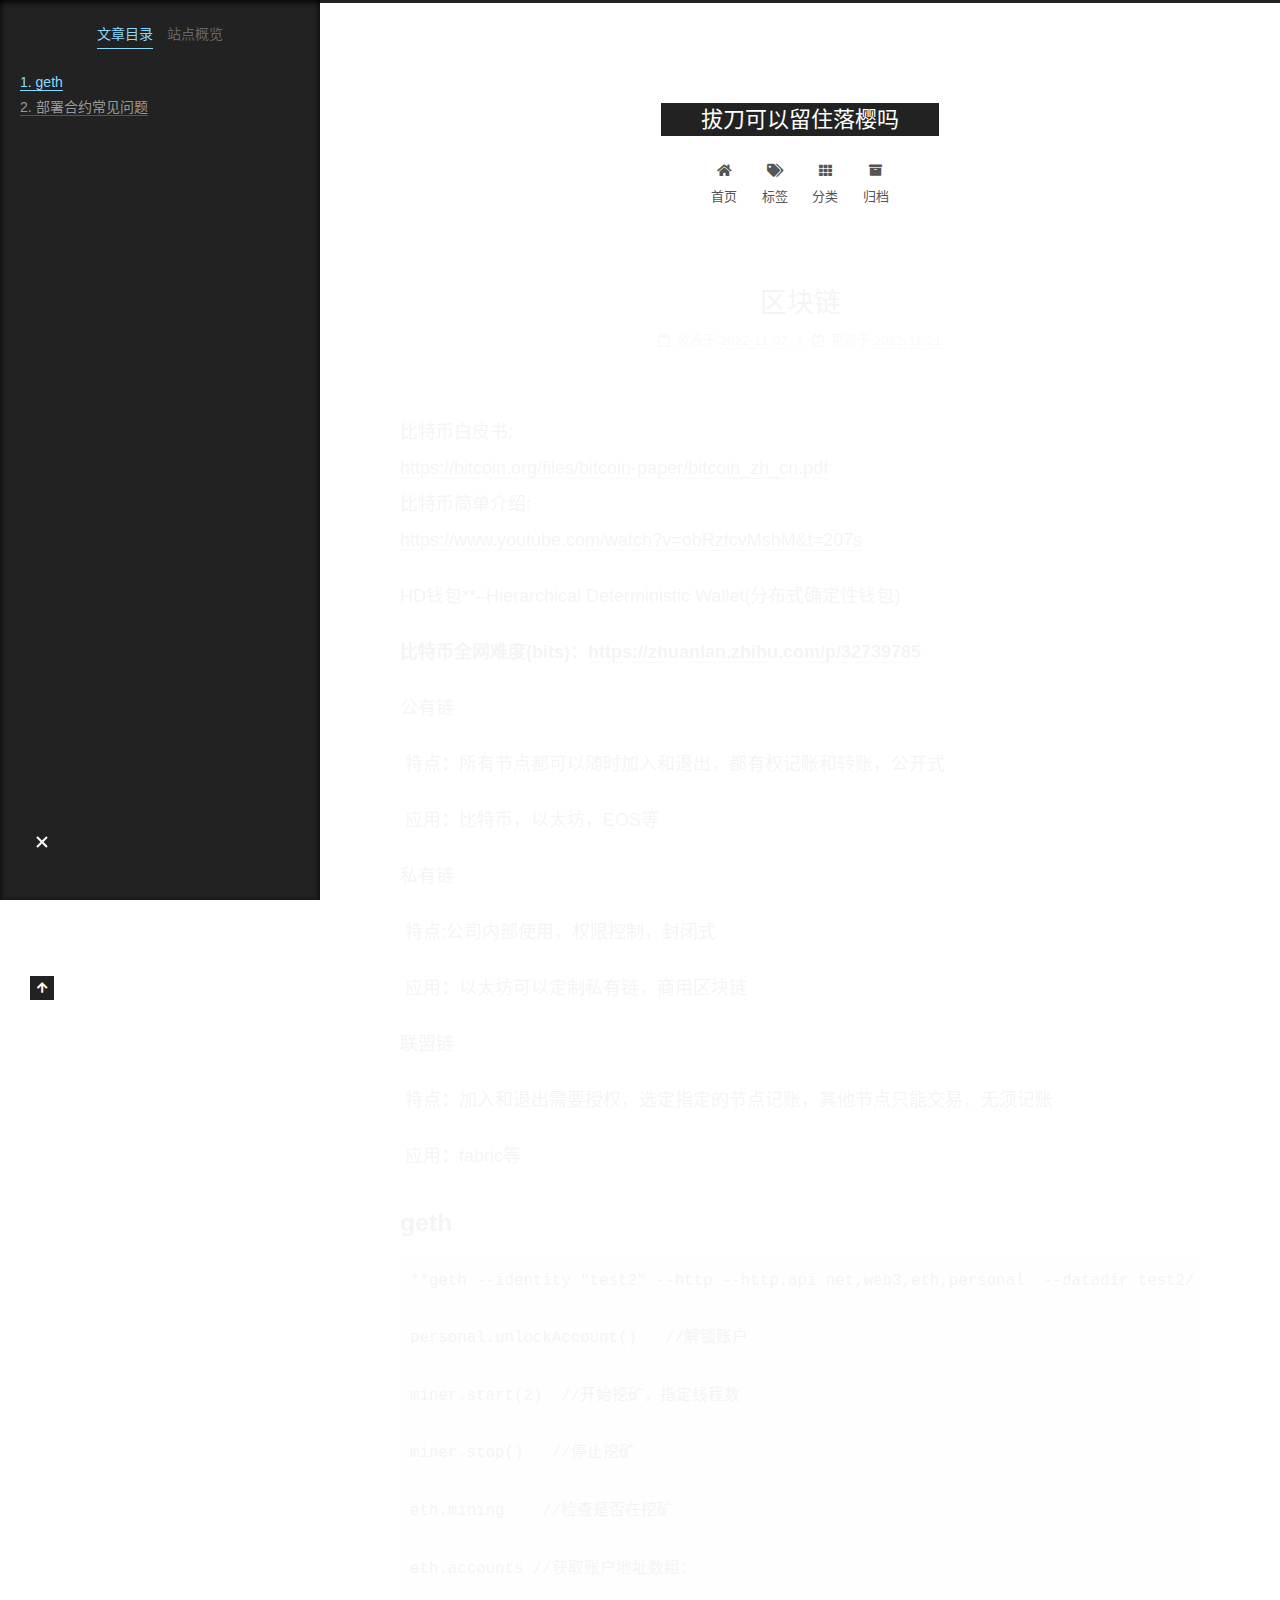
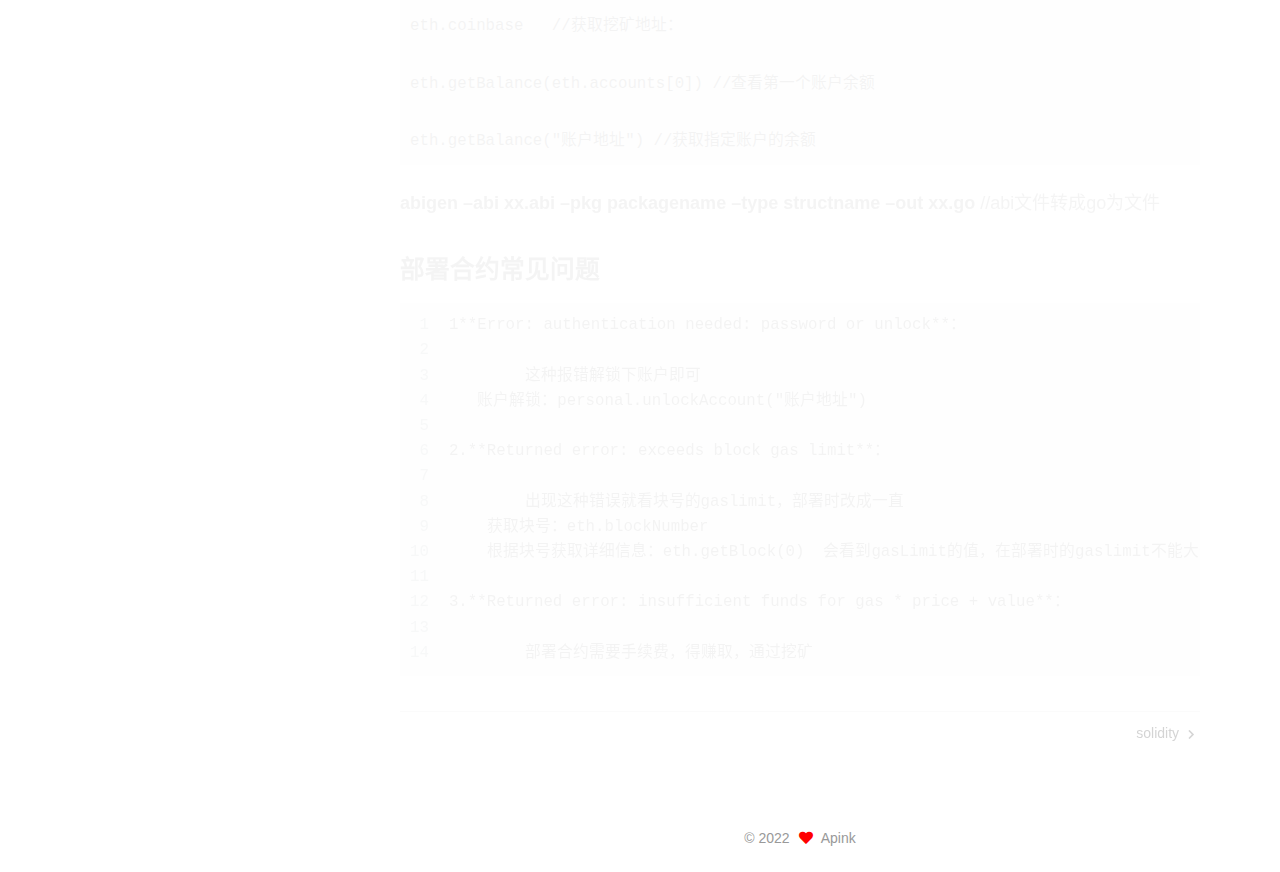
<file: 2022/11/07/区块链/index.html>
<!DOCTYPE html>
<html lang="zh-CN">
<head>
  <meta charset="UTF-8">
<meta name="viewport" content="width=device-width, initial-scale=1, maximum-scale=2">
<meta name="theme-color" content="#222">
<meta name="generator" content="Hexo 6.3.0">
  <link rel="apple-touch-icon" sizes="180x180" href="/images/apple-touch-icon-next.png">
  <link rel="icon" type="image/png" sizes="32x32" href="/images/favicon-32x32-next.png">
  <link rel="icon" type="image/png" sizes="16x16" href="/images/favicon-16x16-next.png">
  <link rel="mask-icon" href="/images/logo.svg" color="#222">

<link rel="stylesheet" href="/css/main.css">


<link rel="stylesheet" href="/lib/font-awesome/css/all.min.css">

<script id="hexo-configurations">
    var NexT = window.NexT || {};
    var CONFIG = {"hostname":"example.com","root":"/","scheme":"Muse","version":"7.8.0","exturl":false,"sidebar":{"position":"left","display":"post","padding":18,"offset":12,"onmobile":false},"copycode":{"enable":false,"show_result":false,"style":null},"back2top":{"enable":true,"sidebar":false,"scrollpercent":false},"bookmark":{"enable":false,"color":"#222","save":"auto"},"fancybox":false,"mediumzoom":false,"lazyload":false,"pangu":false,"comments":{"style":"tabs","active":null,"storage":true,"lazyload":false,"nav":null},"algolia":{"hits":{"per_page":10},"labels":{"input_placeholder":"Search for Posts","hits_empty":"We didn't find any results for the search: ${query}","hits_stats":"${hits} results found in ${time} ms"}},"localsearch":{"enable":false,"trigger":"auto","top_n_per_article":1,"unescape":false,"preload":false},"motion":{"enable":true,"async":false,"transition":{"post_block":"fadeIn","post_header":"slideDownIn","post_body":"slideDownIn","coll_header":"slideLeftIn","sidebar":"slideUpIn"}}};
  </script>

  <meta name="description" content="树叶的一生只是为了归根吗">
<meta property="og:type" content="article">
<meta property="og:title" content="区块链">
<meta property="og:url" content="http://example.com/2022/11/07/%E5%8C%BA%E5%9D%97%E9%93%BE/index.html">
<meta property="og:site_name" content="拔刀可以留住落樱吗">
<meta property="og:description" content="树叶的一生只是为了归根吗">
<meta property="og:locale" content="zh_CN">
<meta property="article:published_time" content="2022-11-07T14:35:42.000Z">
<meta property="article:modified_time" content="2022-11-20T16:06:36.533Z">
<meta property="article:author" content="Apink">
<meta name="twitter:card" content="summary">

<link rel="canonical" href="http://example.com/2022/11/07/%E5%8C%BA%E5%9D%97%E9%93%BE/">


<script id="page-configurations">
  // https://hexo.io/docs/variables.html
  CONFIG.page = {
    sidebar: "",
    isHome : false,
    isPost : true,
    lang   : 'zh-CN'
  };
</script>

  <title>区块链 | 拔刀可以留住落樱吗</title>
  






  <noscript>
  <style>
  .use-motion .brand,
  .use-motion .menu-item,
  .sidebar-inner,
  .use-motion .post-block,
  .use-motion .pagination,
  .use-motion .comments,
  .use-motion .post-header,
  .use-motion .post-body,
  .use-motion .collection-header { opacity: initial; }

  .use-motion .site-title,
  .use-motion .site-subtitle {
    opacity: initial;
    top: initial;
  }

  .use-motion .logo-line-before i { left: initial; }
  .use-motion .logo-line-after i { right: initial; }
  </style>
</noscript>

</head>

<body itemscope itemtype="http://schema.org/WebPage">
  <div class="container use-motion">
    <div class="headband"></div>

    <header class="header" itemscope itemtype="http://schema.org/WPHeader">
      <div class="header-inner"><div class="site-brand-container">
  <div class="site-nav-toggle">
    <div class="toggle" aria-label="切换导航栏">
      <span class="toggle-line toggle-line-first"></span>
      <span class="toggle-line toggle-line-middle"></span>
      <span class="toggle-line toggle-line-last"></span>
    </div>
  </div>

  <div class="site-meta">

    <a href="/" class="brand" rel="start">
      <span class="logo-line-before"><i></i></span>
      <h1 class="site-title">拔刀可以留住落樱吗</h1>
      <span class="logo-line-after"><i></i></span>
    </a>
  </div>

  <div class="site-nav-right">
    <div class="toggle popup-trigger">
    </div>
  </div>
</div>




<nav class="site-nav">
  <ul id="menu" class="main-menu menu">
        <li class="menu-item menu-item-home">

    <a href="/" rel="section"><i class="fa fa-home fa-fw"></i>首页</a>

  </li>
        <li class="menu-item menu-item-tags">

    <a href="/tags/" rel="section"><i class="fa fa-tags fa-fw"></i>标签</a>

  </li>
        <li class="menu-item menu-item-categories">

    <a href="/categories/" rel="section"><i class="fa fa-th fa-fw"></i>分类</a>

  </li>
        <li class="menu-item menu-item-archives">

    <a href="/archives/" rel="section"><i class="fa fa-archive fa-fw"></i>归档</a>

  </li>
  </ul>
</nav>




</div>
    </header>

    
  <div class="back-to-top">
    <i class="fa fa-arrow-up"></i>
    <span>0%</span>
  </div>


    <main class="main">
      <div class="main-inner">
        <div class="content-wrap">
          

          <div class="content post posts-expand">
            

    
  
  
  <article itemscope itemtype="http://schema.org/Article" class="post-block" lang="zh-CN">
    <link itemprop="mainEntityOfPage" href="http://example.com/2022/11/07/%E5%8C%BA%E5%9D%97%E9%93%BE/">

    <span hidden itemprop="author" itemscope itemtype="http://schema.org/Person">
      <meta itemprop="image" content="/images/avatar.gif">
      <meta itemprop="name" content="Apink">
      <meta itemprop="description" content="">
    </span>

    <span hidden itemprop="publisher" itemscope itemtype="http://schema.org/Organization">
      <meta itemprop="name" content="拔刀可以留住落樱吗">
    </span>
      <header class="post-header">
        <h1 class="post-title" itemprop="name headline">
          区块链
        </h1>

        <div class="post-meta">
            <span class="post-meta-item">
              <span class="post-meta-item-icon">
                <i class="far fa-calendar"></i>
              </span>
              <span class="post-meta-item-text">发表于</span>

              <time title="创建时间：2022-11-07 22:35:42" itemprop="dateCreated datePublished" datetime="2022-11-07T22:35:42+08:00">2022-11-07</time>
            </span>
              <span class="post-meta-item">
                <span class="post-meta-item-icon">
                  <i class="far fa-calendar-check"></i>
                </span>
                <span class="post-meta-item-text">更新于</span>
                <time title="修改时间：2022-11-21 00:06:36" itemprop="dateModified" datetime="2022-11-21T00:06:36+08:00">2022-11-21</time>
              </span>

          

        </div>
      </header>

    
    
    
    <div class="post-body" itemprop="articleBody">

      
        <p>比特币白皮书:<br><a target="_blank" rel="noopener" href="https://bitcoin.org/files/bitcoin-paper/bitcoin_zh_cn.pdf">https://bitcoin.org/files/bitcoin-paper/bitcoin_zh_cn.pdf</a><br>比特币简单介绍:<br><a target="_blank" rel="noopener" href="https://www.youtube.com/watch?v=obRzfcvMshM&amp;t=207s">https://www.youtube.com/watch?v=obRzfcvMshM&amp;t=207s</a></p>
<p>HD钱包**–Hierarchical Deterministic Wallet(分布式确定性钱包)</p>
<p><strong>比特币全网难度(bits)：<a target="_blank" rel="noopener" href="https://zhuanlan.zhihu.com/p/32739785">https://zhuanlan.zhihu.com/p/32739785</a></strong></p>
<p>公有链</p>
<p>​	特点：所有节点都可以随时加入和退出，都有权记账和转账，公开式</p>
<p>​	应用：比特币，以太坊，EOS等</p>
<p>私有链</p>
<p>​	特点:公司内部使用，权限控制，封闭式</p>
<p>​	应用：以太坊可以定制私有链，商用区块链</p>
<p>联盟链</p>
<p>​	特点：加入和退出需要授权，选定指定的节点记账，其他节点只能交易，无须记账</p>
<p>​	应用：fabric等</p>
<h2 id="geth"><a href="#geth" class="headerlink" title="geth"></a>geth</h2><pre><code>**geth --identity &quot;test2&quot; --http --http.api net,web3,eth,personal  --datadir test2/ --http.port 3334 --http.corsdomain &#39;*&#39; --allow-insecure-unlock console 2&gt;&gt;geth.log** //启动geth

personal.unlockAccount()   //解锁账户

miner.start(2)  //开始挖矿，指定线程数

miner.stop()   //停止挖矿

eth.mining    //检查是否在挖矿

eth.accounts //获取账户地址数组：

eth.coinbase   //获取挖矿地址：

eth.getBalance(eth.accounts[0]) //查看第一个账户余额

eth.getBalance(&quot;账户地址&quot;) //获取指定账户的余额
</code></pre>
<p><strong>abigen –abi xx.abi –pkg packagename –type structname –out xx.go</strong>  &#x2F;&#x2F;abi文件转成go为文件</p>
<h2 id="部署合约常见问题"><a href="#部署合约常见问题" class="headerlink" title="部署合约常见问题"></a>部署合约常见问题</h2><figure class="highlight plaintext"><table><tr><td class="gutter"><pre><span class="line">1</span><br><span class="line">2</span><br><span class="line">3</span><br><span class="line">4</span><br><span class="line">5</span><br><span class="line">6</span><br><span class="line">7</span><br><span class="line">8</span><br><span class="line">9</span><br><span class="line">10</span><br><span class="line">11</span><br><span class="line">12</span><br><span class="line">13</span><br><span class="line">14</span><br></pre></td><td class="code"><pre><span class="line">1**Error: authentication needed: password or unlock**：</span><br><span class="line"></span><br><span class="line">​	这种报错解锁下账户即可</span><br><span class="line">​   账户解锁：personal.unlockAccount(&quot;账户地址&quot;)</span><br><span class="line"></span><br><span class="line">2.**Returned error: exceeds block gas limit**：</span><br><span class="line"></span><br><span class="line">​	出现这种错误就看块号的gaslimit，部署时改成一直</span><br><span class="line">​    获取块号：eth.blockNumber</span><br><span class="line">​    根据块号获取详细信息：eth.getBlock(0)  会看到gasLimit的值，在部署时的gaslimit不能大于这个</span><br><span class="line"></span><br><span class="line">3.**Returned error: insufficient funds for gas * price + value**：</span><br><span class="line"></span><br><span class="line">​	部署合约需要手续费，得赚取，通过挖矿</span><br></pre></td></tr></table></figure>


    </div>

    
    
    

      <footer class="post-footer">

        


        
    <div class="post-nav">
      <div class="post-nav-item"></div>
      <div class="post-nav-item">
    <a href="/2022/11/07/solidity/" rel="next" title="solidity">
      solidity <i class="fa fa-chevron-right"></i>
    </a></div>
    </div>
      </footer>
    
  </article>
  
  
  



          </div>
          

<script>
  window.addEventListener('tabs:register', () => {
    let { activeClass } = CONFIG.comments;
    if (CONFIG.comments.storage) {
      activeClass = localStorage.getItem('comments_active') || activeClass;
    }
    if (activeClass) {
      let activeTab = document.querySelector(`a[href="#comment-${activeClass}"]`);
      if (activeTab) {
        activeTab.click();
      }
    }
  });
  if (CONFIG.comments.storage) {
    window.addEventListener('tabs:click', event => {
      if (!event.target.matches('.tabs-comment .tab-content .tab-pane')) return;
      let commentClass = event.target.classList[1];
      localStorage.setItem('comments_active', commentClass);
    });
  }
</script>

        </div>
          
  
  <div class="toggle sidebar-toggle">
    <span class="toggle-line toggle-line-first"></span>
    <span class="toggle-line toggle-line-middle"></span>
    <span class="toggle-line toggle-line-last"></span>
  </div>

  <aside class="sidebar">
    <div class="sidebar-inner">

      <ul class="sidebar-nav motion-element">
        <li class="sidebar-nav-toc">
          文章目录
        </li>
        <li class="sidebar-nav-overview">
          站点概览
        </li>
      </ul>

      <!--noindex-->
      <div class="post-toc-wrap sidebar-panel">
          <div class="post-toc motion-element"><ol class="nav"><li class="nav-item nav-level-2"><a class="nav-link" href="#geth"><span class="nav-number">1.</span> <span class="nav-text">geth</span></a></li><li class="nav-item nav-level-2"><a class="nav-link" href="#%E9%83%A8%E7%BD%B2%E5%90%88%E7%BA%A6%E5%B8%B8%E8%A7%81%E9%97%AE%E9%A2%98"><span class="nav-number">2.</span> <span class="nav-text">部署合约常见问题</span></a></li></ol></div>
      </div>
      <!--/noindex-->

      <div class="site-overview-wrap sidebar-panel">
        <div class="site-author motion-element" itemprop="author" itemscope itemtype="http://schema.org/Person">
  <p class="site-author-name" itemprop="name">Apink</p>
  <div class="site-description" itemprop="description"></div>
</div>
<div class="site-state-wrap motion-element">
  <nav class="site-state">
      <div class="site-state-item site-state-posts">
          <a href="/archives/">
        
          <span class="site-state-item-count">3</span>
          <span class="site-state-item-name">日志</span>
        </a>
      </div>
  </nav>
</div>



      </div>

    </div>
  </aside>
  <div id="sidebar-dimmer"></div>


      </div>
    </main>

    <footer class="footer">
      <div class="footer-inner">
        

        

<div class="copyright">
  
  &copy; 
  <span itemprop="copyrightYear">2022</span>
  <span class="with-love">
    <i class="fa fa-heart"></i>
  </span>
  <span class="author" itemprop="copyrightHolder">Apink</span>
</div>
<!--
  <div class="powered-by">由 <a href="https://hexo.io/" class="theme-link" rel="noopener" target="_blank">Hexo</a> & <a href="https://muse.theme-next.org/" class="theme-link" rel="noopener" target="_blank">NexT.Muse</a> 强力驱动
  </div>
-->

        








      </div>
    </footer>
  </div>

  
  <script src="/lib/anime.min.js"></script>
  <script src="/lib/velocity/velocity.min.js"></script>
  <script src="/lib/velocity/velocity.ui.min.js"></script>

<script src="/js/utils.js"></script>

<script src="/js/motion.js"></script>


<script src="/js/schemes/muse.js"></script>


<script src="/js/next-boot.js"></script>




  















  

  

</body>
</html>
</file>
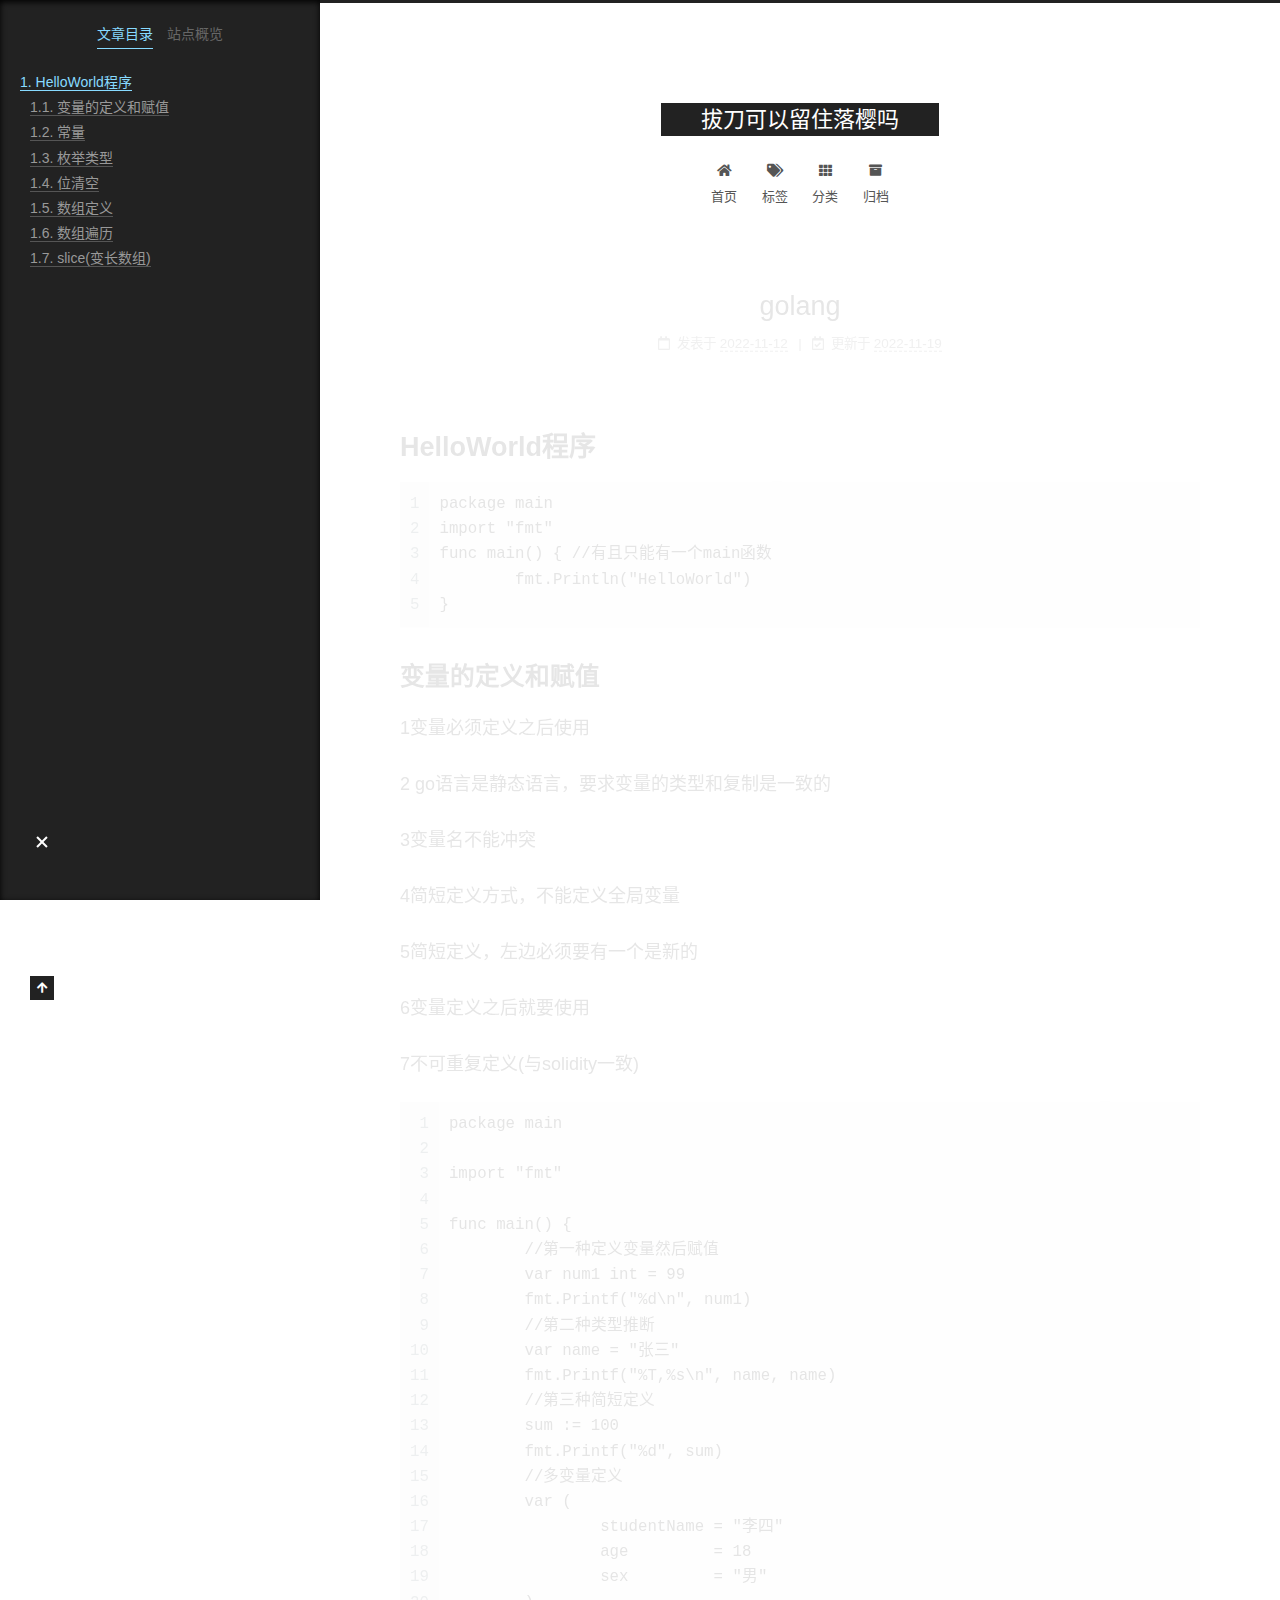
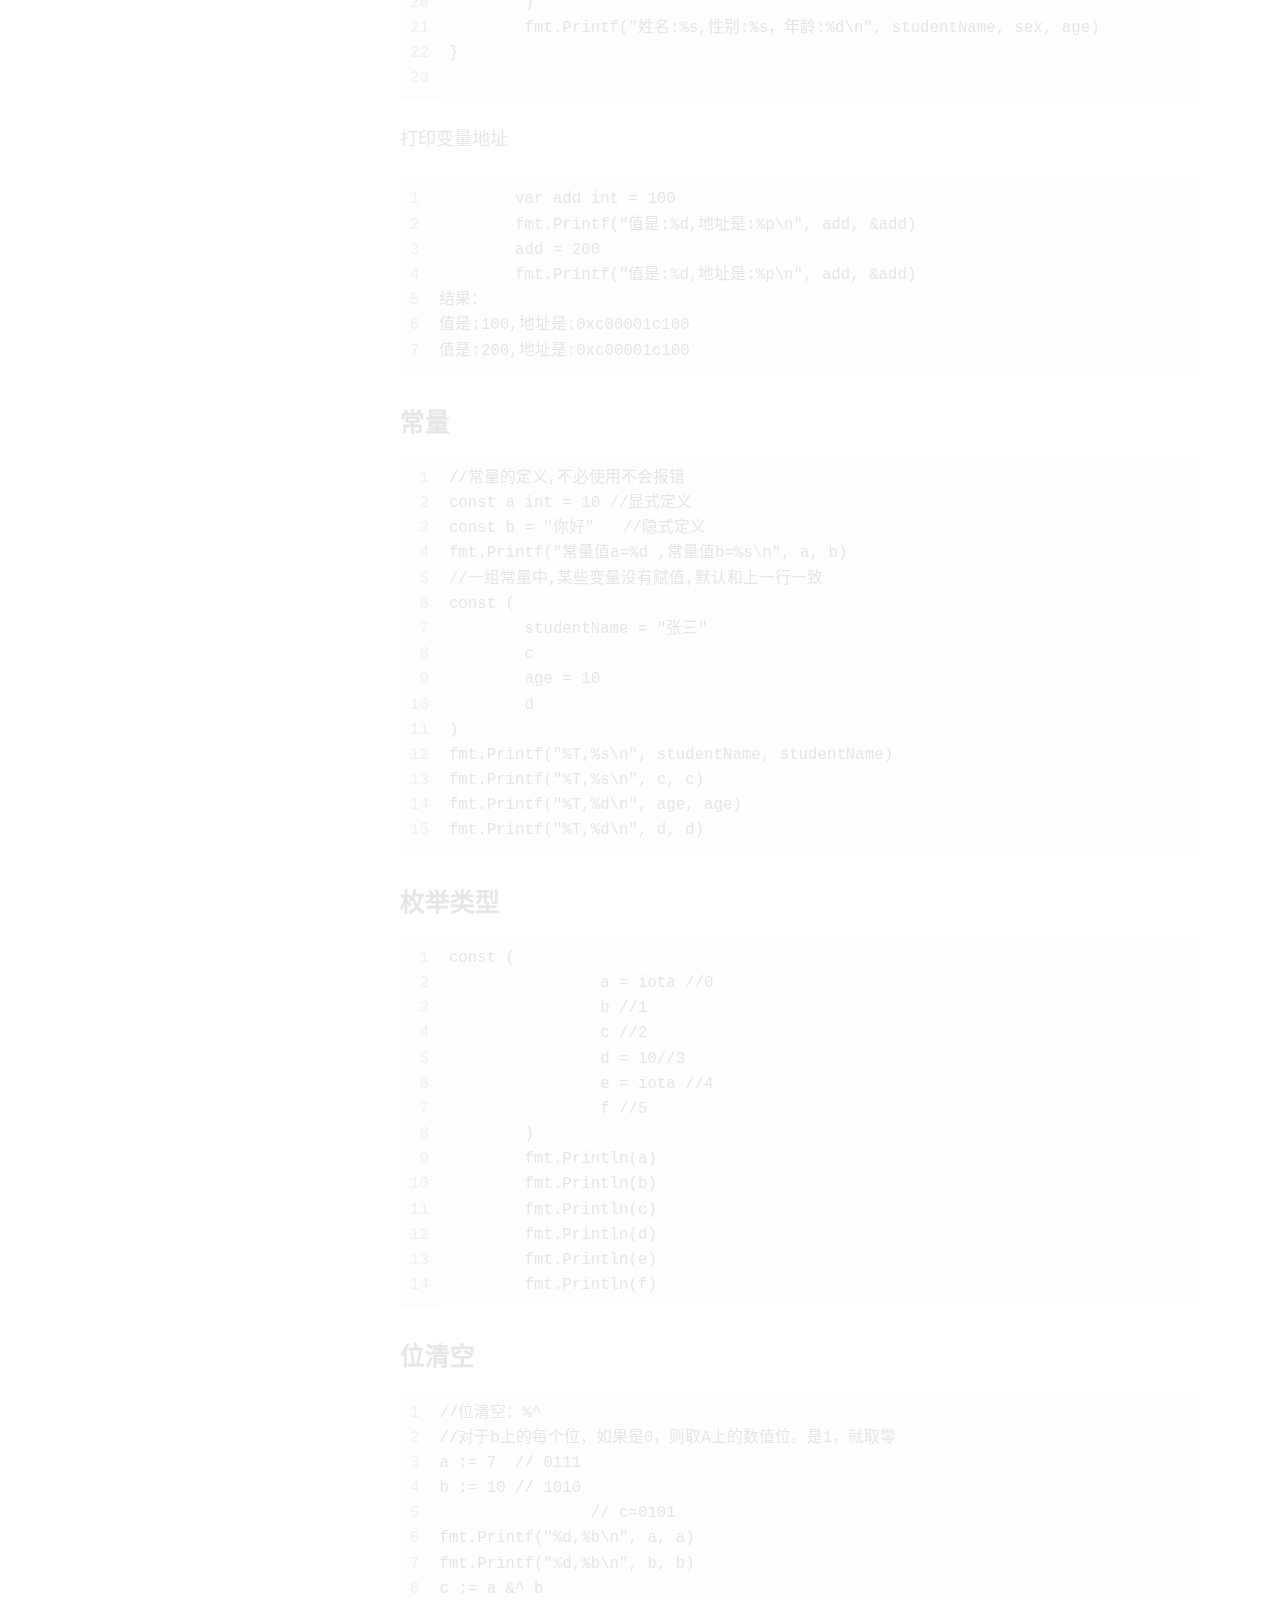
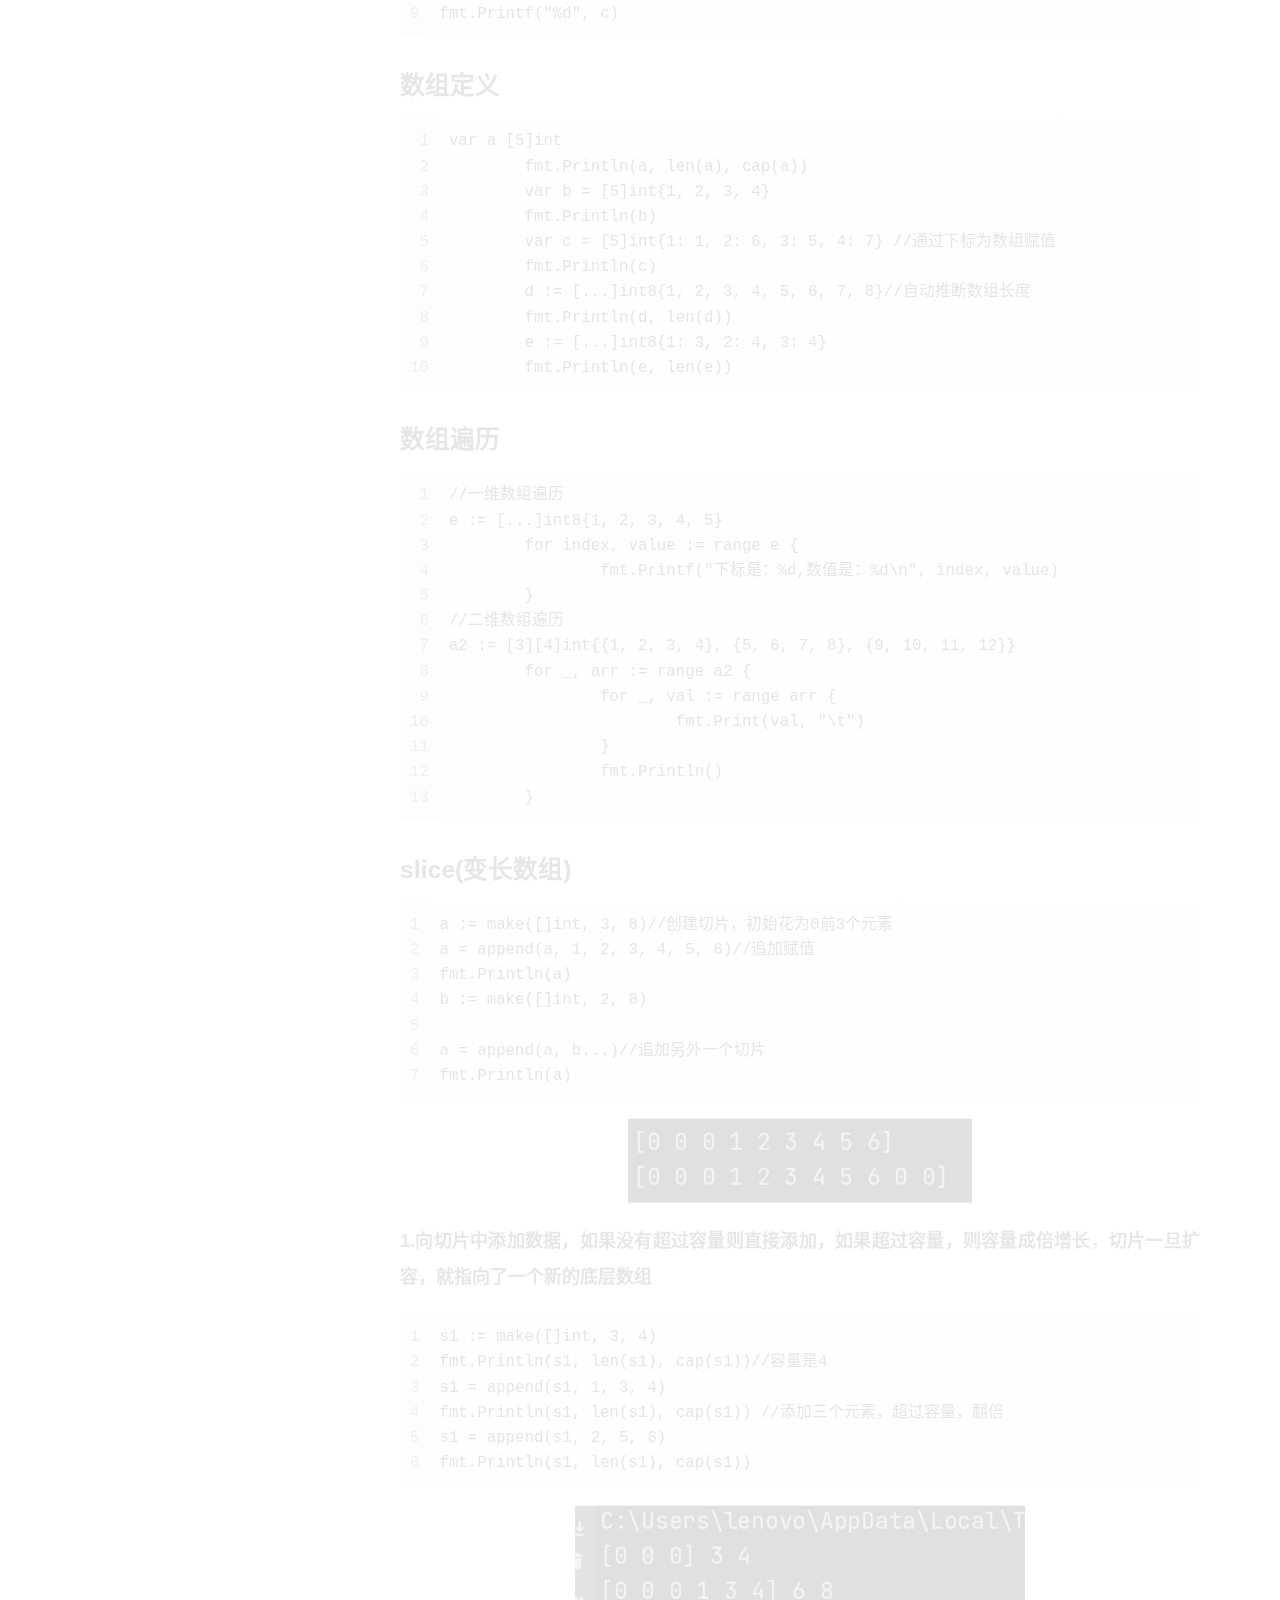
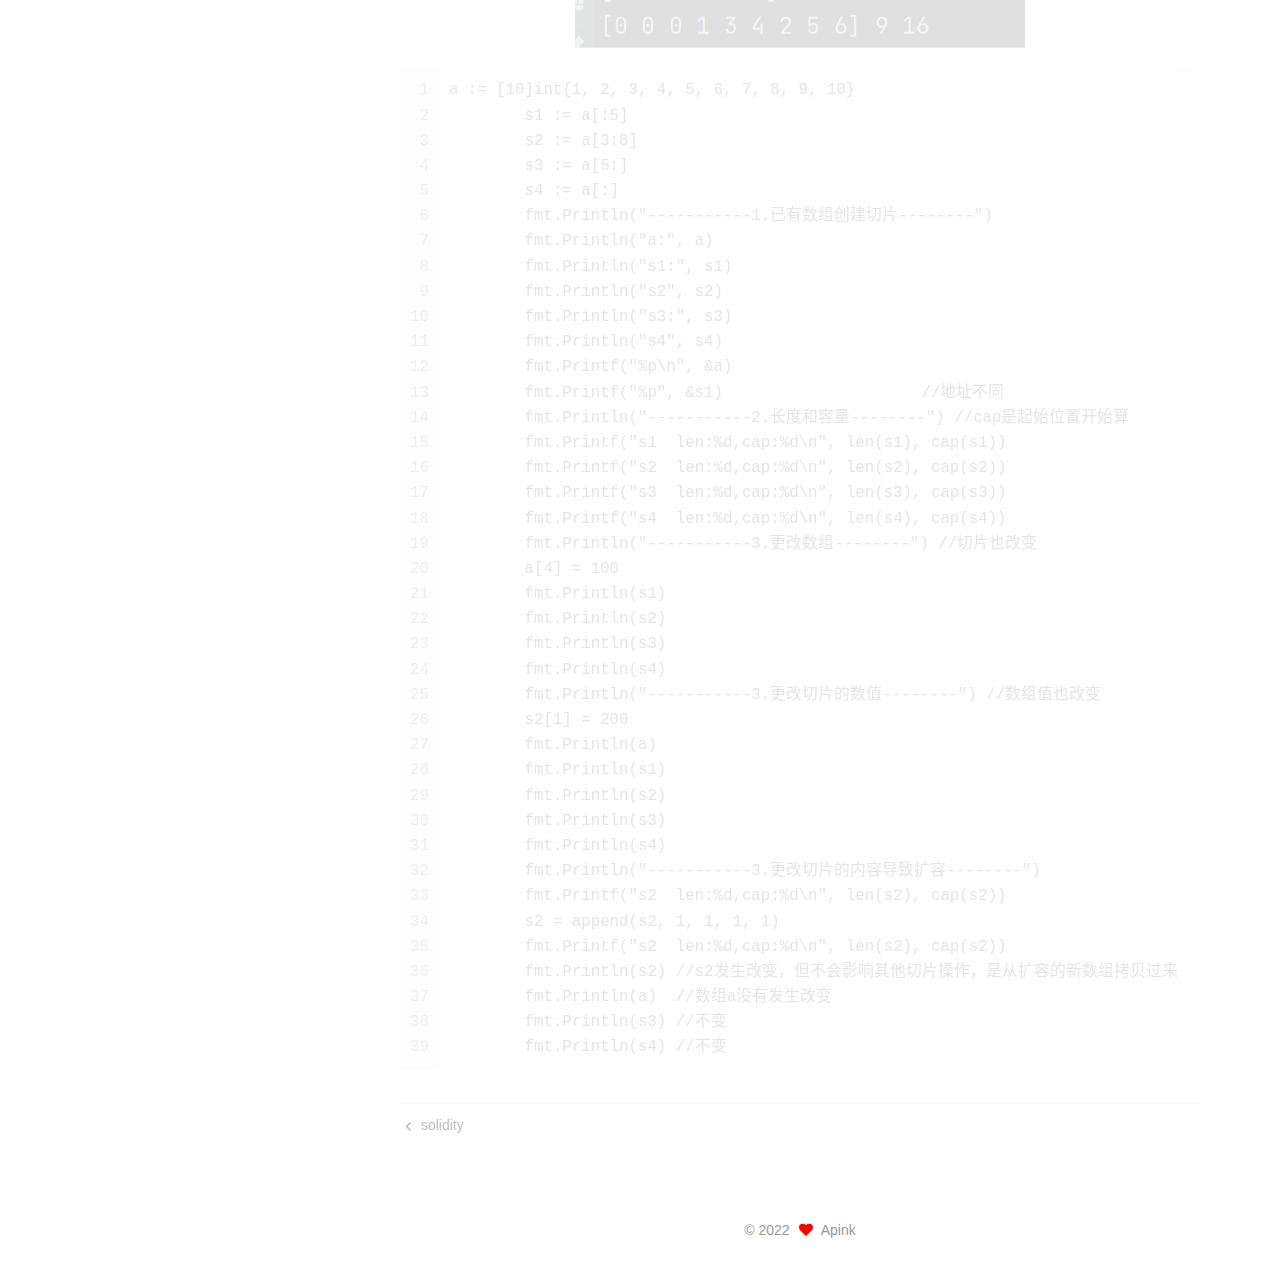
<file: 2022/11/12/golang/index.html>
<!DOCTYPE html>
<html lang="zh-CN">
<head>
  <meta charset="UTF-8">
<meta name="viewport" content="width=device-width, initial-scale=1, maximum-scale=2">
<meta name="theme-color" content="#222">
<meta name="generator" content="Hexo 6.3.0">
  <link rel="apple-touch-icon" sizes="180x180" href="/images/apple-touch-icon-next.png">
  <link rel="icon" type="image/png" sizes="32x32" href="/images/favicon-32x32-next.png">
  <link rel="icon" type="image/png" sizes="16x16" href="/images/favicon-16x16-next.png">
  <link rel="mask-icon" href="/images/logo.svg" color="#222">

<link rel="stylesheet" href="/css/main.css">


<link rel="stylesheet" href="/lib/font-awesome/css/all.min.css">

<script id="hexo-configurations">
    var NexT = window.NexT || {};
    var CONFIG = {"hostname":"example.com","root":"/","scheme":"Muse","version":"7.8.0","exturl":false,"sidebar":{"position":"left","display":"post","padding":18,"offset":12,"onmobile":false},"copycode":{"enable":false,"show_result":false,"style":null},"back2top":{"enable":true,"sidebar":false,"scrollpercent":false},"bookmark":{"enable":false,"color":"#222","save":"auto"},"fancybox":false,"mediumzoom":false,"lazyload":false,"pangu":false,"comments":{"style":"tabs","active":null,"storage":true,"lazyload":false,"nav":null},"algolia":{"hits":{"per_page":10},"labels":{"input_placeholder":"Search for Posts","hits_empty":"We didn't find any results for the search: ${query}","hits_stats":"${hits} results found in ${time} ms"}},"localsearch":{"enable":false,"trigger":"auto","top_n_per_article":1,"unescape":false,"preload":false},"motion":{"enable":true,"async":false,"transition":{"post_block":"fadeIn","post_header":"slideDownIn","post_body":"slideDownIn","coll_header":"slideLeftIn","sidebar":"slideUpIn"}}};
  </script>

  <meta name="description" content="即便你现在学习的东西看起来毫无用处，它也会成为能好好生活的基础">
<meta property="og:type" content="article">
<meta property="og:title" content="golang">
<meta property="og:url" content="http://example.com/2022/11/12/golang/index.html">
<meta property="og:site_name" content="拔刀可以留住落樱吗">
<meta property="og:description" content="即便你现在学习的东西看起来毫无用处，它也会成为能好好生活的基础">
<meta property="og:locale" content="zh_CN">
<meta property="og:image" content="http://example.com/image/golang/image-20221117214633775.png">
<meta property="og:image" content="http://example.com/image/golang/image-20221117220151911.png">
<meta property="article:published_time" content="2022-11-12T13:13:49.000Z">
<meta property="article:modified_time" content="2022-11-19T06:33:45.608Z">
<meta property="article:author" content="Apink">
<meta name="twitter:card" content="summary">
<meta name="twitter:image" content="http://example.com/image/golang/image-20221117214633775.png">

<link rel="canonical" href="http://example.com/2022/11/12/golang/">


<script id="page-configurations">
  // https://hexo.io/docs/variables.html
  CONFIG.page = {
    sidebar: "",
    isHome : false,
    isPost : true,
    lang   : 'zh-CN'
  };
</script>

  <title>golang | 拔刀可以留住落樱吗</title>
  






  <noscript>
  <style>
  .use-motion .brand,
  .use-motion .menu-item,
  .sidebar-inner,
  .use-motion .post-block,
  .use-motion .pagination,
  .use-motion .comments,
  .use-motion .post-header,
  .use-motion .post-body,
  .use-motion .collection-header { opacity: initial; }

  .use-motion .site-title,
  .use-motion .site-subtitle {
    opacity: initial;
    top: initial;
  }

  .use-motion .logo-line-before i { left: initial; }
  .use-motion .logo-line-after i { right: initial; }
  </style>
</noscript>

</head>

<body itemscope itemtype="http://schema.org/WebPage">
  <div class="container use-motion">
    <div class="headband"></div>

    <header class="header" itemscope itemtype="http://schema.org/WPHeader">
      <div class="header-inner"><div class="site-brand-container">
  <div class="site-nav-toggle">
    <div class="toggle" aria-label="切换导航栏">
      <span class="toggle-line toggle-line-first"></span>
      <span class="toggle-line toggle-line-middle"></span>
      <span class="toggle-line toggle-line-last"></span>
    </div>
  </div>

  <div class="site-meta">

    <a href="/" class="brand" rel="start">
      <span class="logo-line-before"><i></i></span>
      <h1 class="site-title">拔刀可以留住落樱吗</h1>
      <span class="logo-line-after"><i></i></span>
    </a>
  </div>

  <div class="site-nav-right">
    <div class="toggle popup-trigger">
    </div>
  </div>
</div>




<nav class="site-nav">
  <ul id="menu" class="main-menu menu">
        <li class="menu-item menu-item-home">

    <a href="/" rel="section"><i class="fa fa-home fa-fw"></i>首页</a>

  </li>
        <li class="menu-item menu-item-tags">

    <a href="/tags/" rel="section"><i class="fa fa-tags fa-fw"></i>标签</a>

  </li>
        <li class="menu-item menu-item-categories">

    <a href="/categories/" rel="section"><i class="fa fa-th fa-fw"></i>分类</a>

  </li>
        <li class="menu-item menu-item-archives">

    <a href="/archives/" rel="section"><i class="fa fa-archive fa-fw"></i>归档</a>

  </li>
  </ul>
</nav>




</div>
    </header>

    
  <div class="back-to-top">
    <i class="fa fa-arrow-up"></i>
    <span>0%</span>
  </div>


    <main class="main">
      <div class="main-inner">
        <div class="content-wrap">
          

          <div class="content post posts-expand">
            

    
  
  
  <article itemscope itemtype="http://schema.org/Article" class="post-block" lang="zh-CN">
    <link itemprop="mainEntityOfPage" href="http://example.com/2022/11/12/golang/">

    <span hidden itemprop="author" itemscope itemtype="http://schema.org/Person">
      <meta itemprop="image" content="/images/avatar.gif">
      <meta itemprop="name" content="Apink">
      <meta itemprop="description" content="">
    </span>

    <span hidden itemprop="publisher" itemscope itemtype="http://schema.org/Organization">
      <meta itemprop="name" content="拔刀可以留住落樱吗">
    </span>
      <header class="post-header">
        <h1 class="post-title" itemprop="name headline">
          golang
        </h1>

        <div class="post-meta">
            <span class="post-meta-item">
              <span class="post-meta-item-icon">
                <i class="far fa-calendar"></i>
              </span>
              <span class="post-meta-item-text">发表于</span>

              <time title="创建时间：2022-11-12 21:13:49" itemprop="dateCreated datePublished" datetime="2022-11-12T21:13:49+08:00">2022-11-12</time>
            </span>
              <span class="post-meta-item">
                <span class="post-meta-item-icon">
                  <i class="far fa-calendar-check"></i>
                </span>
                <span class="post-meta-item-text">更新于</span>
                <time title="修改时间：2022-11-19 14:33:45" itemprop="dateModified" datetime="2022-11-19T14:33:45+08:00">2022-11-19</time>
              </span>

          

        </div>
      </header>

    
    
    
    <div class="post-body" itemprop="articleBody">

      
        <h1 id="HelloWorld程序"><a href="#HelloWorld程序" class="headerlink" title="HelloWorld程序"></a>HelloWorld程序</h1><figure class="highlight plaintext"><table><tr><td class="gutter"><pre><span class="line">1</span><br><span class="line">2</span><br><span class="line">3</span><br><span class="line">4</span><br><span class="line">5</span><br></pre></td><td class="code"><pre><span class="line">package main</span><br><span class="line">import &quot;fmt&quot;</span><br><span class="line">func main() &#123; //有且只能有一个main函数</span><br><span class="line">	fmt.Println(&quot;HelloWorld&quot;)</span><br><span class="line">&#125;</span><br></pre></td></tr></table></figure>

<h2 id="变量的定义和赋值"><a href="#变量的定义和赋值" class="headerlink" title="变量的定义和赋值"></a>变量的定义和赋值</h2><p>1变量必须定义之后使用</p>
<p>2 go语言是静态语言，要求变量的类型和复制是一致的</p>
<p>3变量名不能冲突</p>
<p>4简短定义方式，不能定义全局变量</p>
<p>5简短定义，左边必须要有一个是新的</p>
<p>6变量定义之后就要使用</p>
<p>7不可重复定义(与solidity一致)</p>
<figure class="highlight plaintext"><table><tr><td class="gutter"><pre><span class="line">1</span><br><span class="line">2</span><br><span class="line">3</span><br><span class="line">4</span><br><span class="line">5</span><br><span class="line">6</span><br><span class="line">7</span><br><span class="line">8</span><br><span class="line">9</span><br><span class="line">10</span><br><span class="line">11</span><br><span class="line">12</span><br><span class="line">13</span><br><span class="line">14</span><br><span class="line">15</span><br><span class="line">16</span><br><span class="line">17</span><br><span class="line">18</span><br><span class="line">19</span><br><span class="line">20</span><br><span class="line">21</span><br><span class="line">22</span><br><span class="line">23</span><br></pre></td><td class="code"><pre><span class="line">package main</span><br><span class="line"></span><br><span class="line">import &quot;fmt&quot;</span><br><span class="line"></span><br><span class="line">func main() &#123;</span><br><span class="line">	//第一种定义变量然后赋值</span><br><span class="line">	var num1 int = 99</span><br><span class="line">	fmt.Printf(&quot;%d\n&quot;, num1)</span><br><span class="line">	//第二种类型推断</span><br><span class="line">	var name = &quot;张三&quot;</span><br><span class="line">	fmt.Printf(&quot;%T,%s\n&quot;, name, name)</span><br><span class="line">	//第三种简短定义</span><br><span class="line">	sum := 100</span><br><span class="line">	fmt.Printf(&quot;%d&quot;, sum)</span><br><span class="line">	//多变量定义</span><br><span class="line">	var (</span><br><span class="line">		studentName = &quot;李四&quot;</span><br><span class="line">		age         = 18</span><br><span class="line">		sex         = &quot;男&quot;</span><br><span class="line">	)</span><br><span class="line">	fmt.Printf(&quot;姓名:%s,性别:%s，年龄:%d\n&quot;, studentName, sex, age)</span><br><span class="line">&#125;</span><br><span class="line"></span><br></pre></td></tr></table></figure>

<p>打印变量地址</p>
<figure class="highlight plaintext"><table><tr><td class="gutter"><pre><span class="line">1</span><br><span class="line">2</span><br><span class="line">3</span><br><span class="line">4</span><br><span class="line">5</span><br><span class="line">6</span><br><span class="line">7</span><br></pre></td><td class="code"><pre><span class="line">	var add int = 100</span><br><span class="line">	fmt.Printf(&quot;值是:%d,地址是:%p\n&quot;, add, &amp;add)</span><br><span class="line">	add = 200</span><br><span class="line">	fmt.Printf(&quot;值是:%d,地址是:%p\n&quot;, add, &amp;add)</span><br><span class="line">结果：	</span><br><span class="line">值是:100,地址是:0xc00001c100 </span><br><span class="line">值是:200,地址是:0xc00001c100 </span><br></pre></td></tr></table></figure>

<h2 id="常量"><a href="#常量" class="headerlink" title="常量"></a>常量</h2><figure class="highlight plaintext"><table><tr><td class="gutter"><pre><span class="line">1</span><br><span class="line">2</span><br><span class="line">3</span><br><span class="line">4</span><br><span class="line">5</span><br><span class="line">6</span><br><span class="line">7</span><br><span class="line">8</span><br><span class="line">9</span><br><span class="line">10</span><br><span class="line">11</span><br><span class="line">12</span><br><span class="line">13</span><br><span class="line">14</span><br><span class="line">15</span><br></pre></td><td class="code"><pre><span class="line">//常量的定义,不必使用不会报错</span><br><span class="line">const a int = 10 //显式定义</span><br><span class="line">const b = &quot;你好&quot;   //隐式定义</span><br><span class="line">fmt.Printf(&quot;常量值a=%d ,常量值b=%s\n&quot;, a, b)</span><br><span class="line">//一组常量中,某些变量没有赋值,默认和上一行一致</span><br><span class="line">const (</span><br><span class="line">	studentName = &quot;张三&quot;</span><br><span class="line">	c</span><br><span class="line">	age = 10</span><br><span class="line">	d</span><br><span class="line">)</span><br><span class="line">fmt.Printf(&quot;%T,%s\n&quot;, studentName, studentName)</span><br><span class="line">fmt.Printf(&quot;%T,%s\n&quot;, c, c)</span><br><span class="line">fmt.Printf(&quot;%T,%d\n&quot;, age, age)</span><br><span class="line">fmt.Printf(&quot;%T,%d\n&quot;, d, d)</span><br></pre></td></tr></table></figure>

<h2 id="枚举类型"><a href="#枚举类型" class="headerlink" title="枚举类型"></a>枚举类型</h2><figure class="highlight plaintext"><table><tr><td class="gutter"><pre><span class="line">1</span><br><span class="line">2</span><br><span class="line">3</span><br><span class="line">4</span><br><span class="line">5</span><br><span class="line">6</span><br><span class="line">7</span><br><span class="line">8</span><br><span class="line">9</span><br><span class="line">10</span><br><span class="line">11</span><br><span class="line">12</span><br><span class="line">13</span><br><span class="line">14</span><br></pre></td><td class="code"><pre><span class="line">const (</span><br><span class="line">		a = iota //0</span><br><span class="line">		b //1</span><br><span class="line">		c //2</span><br><span class="line">		d = 10//3</span><br><span class="line">		e = iota //4</span><br><span class="line">		f //5</span><br><span class="line">	)</span><br><span class="line">	fmt.Println(a)</span><br><span class="line">	fmt.Println(b)</span><br><span class="line">	fmt.Println(c)</span><br><span class="line">	fmt.Println(d)</span><br><span class="line">	fmt.Println(e)</span><br><span class="line">	fmt.Println(f)</span><br></pre></td></tr></table></figure>

<h2 id="位清空"><a href="#位清空" class="headerlink" title="位清空"></a>位清空</h2><figure class="highlight plaintext"><table><tr><td class="gutter"><pre><span class="line">1</span><br><span class="line">2</span><br><span class="line">3</span><br><span class="line">4</span><br><span class="line">5</span><br><span class="line">6</span><br><span class="line">7</span><br><span class="line">8</span><br><span class="line">9</span><br></pre></td><td class="code"><pre><span class="line">//位清空：%^</span><br><span class="line">//对于b上的每个位，如果是0，则取A上的数值位。是1，就取零</span><br><span class="line">a := 7  // 0111</span><br><span class="line">b := 10 // 1010</span><br><span class="line">		// c=0101</span><br><span class="line">fmt.Printf(&quot;%d,%b\n&quot;, a, a)</span><br><span class="line">fmt.Printf(&quot;%d,%b\n&quot;, b, b)</span><br><span class="line">c := a &amp;^ b</span><br><span class="line">fmt.Printf(&quot;%d&quot;, c)</span><br></pre></td></tr></table></figure>

<h2 id="数组定义"><a href="#数组定义" class="headerlink" title="数组定义"></a>数组定义</h2><figure class="highlight plaintext"><table><tr><td class="gutter"><pre><span class="line">1</span><br><span class="line">2</span><br><span class="line">3</span><br><span class="line">4</span><br><span class="line">5</span><br><span class="line">6</span><br><span class="line">7</span><br><span class="line">8</span><br><span class="line">9</span><br><span class="line">10</span><br></pre></td><td class="code"><pre><span class="line">var a [5]int</span><br><span class="line">	fmt.Println(a, len(a), cap(a))</span><br><span class="line">	var b = [5]int&#123;1, 2, 3, 4&#125;</span><br><span class="line">	fmt.Println(b)</span><br><span class="line">	var c = [5]int&#123;1: 1, 2: 6, 3: 5, 4: 7&#125; //通过下标为数组赋值</span><br><span class="line">	fmt.Println(c)</span><br><span class="line">	d := [...]int8&#123;1, 2, 3, 4, 5, 6, 7, 8&#125;//自动推断数组长度</span><br><span class="line">	fmt.Println(d, len(d))</span><br><span class="line">	e := [...]int8&#123;1: 3, 2: 4, 3: 4&#125;</span><br><span class="line">	fmt.Println(e, len(e))</span><br></pre></td></tr></table></figure>

<h2 id="数组遍历"><a href="#数组遍历" class="headerlink" title="数组遍历"></a>数组遍历</h2><figure class="highlight plaintext"><table><tr><td class="gutter"><pre><span class="line">1</span><br><span class="line">2</span><br><span class="line">3</span><br><span class="line">4</span><br><span class="line">5</span><br><span class="line">6</span><br><span class="line">7</span><br><span class="line">8</span><br><span class="line">9</span><br><span class="line">10</span><br><span class="line">11</span><br><span class="line">12</span><br><span class="line">13</span><br></pre></td><td class="code"><pre><span class="line">//一维数组遍历</span><br><span class="line">e := [...]int8&#123;1, 2, 3, 4, 5&#125;</span><br><span class="line">	for index, value := range e &#123;</span><br><span class="line">		fmt.Printf(&quot;下标是：%d,数值是：%d\n&quot;, index, value)</span><br><span class="line">	&#125;</span><br><span class="line">//二维数组遍历</span><br><span class="line">a2 := [3][4]int&#123;&#123;1, 2, 3, 4&#125;, &#123;5, 6, 7, 8&#125;, &#123;9, 10, 11, 12&#125;&#125;</span><br><span class="line">	for _, arr := range a2 &#123;</span><br><span class="line">		for _, val := range arr &#123;</span><br><span class="line">			fmt.Print(val, &quot;\t&quot;)</span><br><span class="line">		&#125;</span><br><span class="line">		fmt.Println()</span><br><span class="line">	&#125;</span><br></pre></td></tr></table></figure>

<h2 id="slice-变长数组"><a href="#slice-变长数组" class="headerlink" title="slice(变长数组)"></a>slice(变长数组)</h2><figure class="highlight plaintext"><table><tr><td class="gutter"><pre><span class="line">1</span><br><span class="line">2</span><br><span class="line">3</span><br><span class="line">4</span><br><span class="line">5</span><br><span class="line">6</span><br><span class="line">7</span><br></pre></td><td class="code"><pre><span class="line">a := make([]int, 3, 8)//创建切片，初始花为0前3个元素</span><br><span class="line">a = append(a, 1, 2, 3, 4, 5, 6)//追加赋值</span><br><span class="line">fmt.Println(a)</span><br><span class="line">b := make([]int, 2, 8)</span><br><span class="line"></span><br><span class="line">a = append(a, b...)//追加另外一个切片</span><br><span class="line">fmt.Println(a)</span><br></pre></td></tr></table></figure>

<p><img src="/image/golang/image-20221117214633775.png" alt="image-20221117214633775"></p>
<p><strong>1.向切片中添加数据，如果没有超过容量则直接添加，如果超过容量，则容量成倍增长</strong>，<strong>切片一旦扩容，就指向了一个新的底层数组</strong></p>
<figure class="highlight plaintext"><table><tr><td class="gutter"><pre><span class="line">1</span><br><span class="line">2</span><br><span class="line">3</span><br><span class="line">4</span><br><span class="line">5</span><br><span class="line">6</span><br></pre></td><td class="code"><pre><span class="line">s1 := make([]int, 3, 4)</span><br><span class="line">fmt.Println(s1, len(s1), cap(s1))//容量是4</span><br><span class="line">s1 = append(s1, 1, 3, 4)</span><br><span class="line">fmt.Println(s1, len(s1), cap(s1)) //添加三个元素，超过容量，翻倍</span><br><span class="line">s1 = append(s1, 2, 5, 6)</span><br><span class="line">fmt.Println(s1, len(s1), cap(s1))</span><br></pre></td></tr></table></figure>

<p><img src="/image/golang/image-20221117220151911.png" alt="image-20221117220151911"></p>
<figure class="highlight plaintext"><table><tr><td class="gutter"><pre><span class="line">1</span><br><span class="line">2</span><br><span class="line">3</span><br><span class="line">4</span><br><span class="line">5</span><br><span class="line">6</span><br><span class="line">7</span><br><span class="line">8</span><br><span class="line">9</span><br><span class="line">10</span><br><span class="line">11</span><br><span class="line">12</span><br><span class="line">13</span><br><span class="line">14</span><br><span class="line">15</span><br><span class="line">16</span><br><span class="line">17</span><br><span class="line">18</span><br><span class="line">19</span><br><span class="line">20</span><br><span class="line">21</span><br><span class="line">22</span><br><span class="line">23</span><br><span class="line">24</span><br><span class="line">25</span><br><span class="line">26</span><br><span class="line">27</span><br><span class="line">28</span><br><span class="line">29</span><br><span class="line">30</span><br><span class="line">31</span><br><span class="line">32</span><br><span class="line">33</span><br><span class="line">34</span><br><span class="line">35</span><br><span class="line">36</span><br><span class="line">37</span><br><span class="line">38</span><br><span class="line">39</span><br></pre></td><td class="code"><pre><span class="line">a := [10]int&#123;1, 2, 3, 4, 5, 6, 7, 8, 9, 10&#125;</span><br><span class="line">	s1 := a[:5]</span><br><span class="line">	s2 := a[3:8]</span><br><span class="line">	s3 := a[5:]</span><br><span class="line">	s4 := a[:]</span><br><span class="line">	fmt.Println(&quot;-----------1.已有数组创建切片--------&quot;)</span><br><span class="line">	fmt.Println(&quot;a:&quot;, a)</span><br><span class="line">	fmt.Println(&quot;s1:&quot;, s1)</span><br><span class="line">	fmt.Println(&quot;s2&quot;, s2)</span><br><span class="line">	fmt.Println(&quot;s3:&quot;, s3)</span><br><span class="line">	fmt.Println(&quot;s4&quot;, s4)</span><br><span class="line">	fmt.Printf(&quot;%p\n&quot;, &amp;a)</span><br><span class="line">	fmt.Printf(&quot;%p&quot;, &amp;s1)                     //地址不同</span><br><span class="line">	fmt.Println(&quot;-----------2.长度和容量--------&quot;) //cap是起始位置开始算</span><br><span class="line">	fmt.Printf(&quot;s1  len:%d,cap:%d\n&quot;, len(s1), cap(s1))</span><br><span class="line">	fmt.Printf(&quot;s2  len:%d,cap:%d\n&quot;, len(s2), cap(s2))</span><br><span class="line">	fmt.Printf(&quot;s3  len:%d,cap:%d\n&quot;, len(s3), cap(s3))</span><br><span class="line">	fmt.Printf(&quot;s4  len:%d,cap:%d\n&quot;, len(s4), cap(s4))</span><br><span class="line">	fmt.Println(&quot;-----------3.更改数组--------&quot;) //切片也改变</span><br><span class="line">	a[4] = 100</span><br><span class="line">	fmt.Println(s1)</span><br><span class="line">	fmt.Println(s2)</span><br><span class="line">	fmt.Println(s3)</span><br><span class="line">	fmt.Println(s4)</span><br><span class="line">	fmt.Println(&quot;-----------3.更改切片的数值--------&quot;) //数组值也改变</span><br><span class="line">	s2[1] = 200</span><br><span class="line">	fmt.Println(a)</span><br><span class="line">	fmt.Println(s1)</span><br><span class="line">	fmt.Println(s2)</span><br><span class="line">	fmt.Println(s3)</span><br><span class="line">	fmt.Println(s4)</span><br><span class="line">	fmt.Println(&quot;-----------3.更改切片的内容导致扩容--------&quot;)</span><br><span class="line">	fmt.Printf(&quot;s2  len:%d,cap:%d\n&quot;, len(s2), cap(s2))</span><br><span class="line">	s2 = append(s2, 1, 1, 1, 1)</span><br><span class="line">	fmt.Printf(&quot;s2  len:%d,cap:%d\n&quot;, len(s2), cap(s2))</span><br><span class="line">	fmt.Println(s2) //s2发生改变，但不会影响其他切片操作，是从扩容的新数组拷贝过来</span><br><span class="line">	fmt.Println(a)  //数组a没有发生改变</span><br><span class="line">	fmt.Println(s3) //不变</span><br><span class="line">	fmt.Println(s4) //不变</span><br></pre></td></tr></table></figure>

    </div>

    
    
    

      <footer class="post-footer">

        


        
    <div class="post-nav">
      <div class="post-nav-item">
    <a href="/2022/11/07/solidity/" rel="prev" title="solidity">
      <i class="fa fa-chevron-left"></i> solidity
    </a></div>
      <div class="post-nav-item"></div>
    </div>
      </footer>
    
  </article>
  
  
  



          </div>
          

<script>
  window.addEventListener('tabs:register', () => {
    let { activeClass } = CONFIG.comments;
    if (CONFIG.comments.storage) {
      activeClass = localStorage.getItem('comments_active') || activeClass;
    }
    if (activeClass) {
      let activeTab = document.querySelector(`a[href="#comment-${activeClass}"]`);
      if (activeTab) {
        activeTab.click();
      }
    }
  });
  if (CONFIG.comments.storage) {
    window.addEventListener('tabs:click', event => {
      if (!event.target.matches('.tabs-comment .tab-content .tab-pane')) return;
      let commentClass = event.target.classList[1];
      localStorage.setItem('comments_active', commentClass);
    });
  }
</script>

        </div>
          
  
  <div class="toggle sidebar-toggle">
    <span class="toggle-line toggle-line-first"></span>
    <span class="toggle-line toggle-line-middle"></span>
    <span class="toggle-line toggle-line-last"></span>
  </div>

  <aside class="sidebar">
    <div class="sidebar-inner">

      <ul class="sidebar-nav motion-element">
        <li class="sidebar-nav-toc">
          文章目录
        </li>
        <li class="sidebar-nav-overview">
          站点概览
        </li>
      </ul>

      <!--noindex-->
      <div class="post-toc-wrap sidebar-panel">
          <div class="post-toc motion-element"><ol class="nav"><li class="nav-item nav-level-1"><a class="nav-link" href="#HelloWorld%E7%A8%8B%E5%BA%8F"><span class="nav-number">1.</span> <span class="nav-text">HelloWorld程序</span></a><ol class="nav-child"><li class="nav-item nav-level-2"><a class="nav-link" href="#%E5%8F%98%E9%87%8F%E7%9A%84%E5%AE%9A%E4%B9%89%E5%92%8C%E8%B5%8B%E5%80%BC"><span class="nav-number">1.1.</span> <span class="nav-text">变量的定义和赋值</span></a></li><li class="nav-item nav-level-2"><a class="nav-link" href="#%E5%B8%B8%E9%87%8F"><span class="nav-number">1.2.</span> <span class="nav-text">常量</span></a></li><li class="nav-item nav-level-2"><a class="nav-link" href="#%E6%9E%9A%E4%B8%BE%E7%B1%BB%E5%9E%8B"><span class="nav-number">1.3.</span> <span class="nav-text">枚举类型</span></a></li><li class="nav-item nav-level-2"><a class="nav-link" href="#%E4%BD%8D%E6%B8%85%E7%A9%BA"><span class="nav-number">1.4.</span> <span class="nav-text">位清空</span></a></li><li class="nav-item nav-level-2"><a class="nav-link" href="#%E6%95%B0%E7%BB%84%E5%AE%9A%E4%B9%89"><span class="nav-number">1.5.</span> <span class="nav-text">数组定义</span></a></li><li class="nav-item nav-level-2"><a class="nav-link" href="#%E6%95%B0%E7%BB%84%E9%81%8D%E5%8E%86"><span class="nav-number">1.6.</span> <span class="nav-text">数组遍历</span></a></li><li class="nav-item nav-level-2"><a class="nav-link" href="#slice-%E5%8F%98%E9%95%BF%E6%95%B0%E7%BB%84"><span class="nav-number">1.7.</span> <span class="nav-text">slice(变长数组)</span></a></li></ol></li></ol></div>
      </div>
      <!--/noindex-->

      <div class="site-overview-wrap sidebar-panel">
        <div class="site-author motion-element" itemprop="author" itemscope itemtype="http://schema.org/Person">
  <p class="site-author-name" itemprop="name">Apink</p>
  <div class="site-description" itemprop="description"></div>
</div>
<div class="site-state-wrap motion-element">
  <nav class="site-state">
      <div class="site-state-item site-state-posts">
          <a href="/archives/">
        
          <span class="site-state-item-count">3</span>
          <span class="site-state-item-name">日志</span>
        </a>
      </div>
  </nav>
</div>



      </div>

    </div>
  </aside>
  <div id="sidebar-dimmer"></div>


      </div>
    </main>

    <footer class="footer">
      <div class="footer-inner">
        

        

<div class="copyright">
  
  &copy; 
  <span itemprop="copyrightYear">2022</span>
  <span class="with-love">
    <i class="fa fa-heart"></i>
  </span>
  <span class="author" itemprop="copyrightHolder">Apink</span>
</div>
<!--
  <div class="powered-by">由 <a href="https://hexo.io/" class="theme-link" rel="noopener" target="_blank">Hexo</a> & <a href="https://muse.theme-next.org/" class="theme-link" rel="noopener" target="_blank">NexT.Muse</a> 强力驱动
  </div>
-->

        








      </div>
    </footer>
  </div>

  
  <script src="/lib/anime.min.js"></script>
  <script src="/lib/velocity/velocity.min.js"></script>
  <script src="/lib/velocity/velocity.ui.min.js"></script>

<script src="/js/utils.js"></script>

<script src="/js/motion.js"></script>


<script src="/js/schemes/muse.js"></script>


<script src="/js/next-boot.js"></script>




  















  

  

</body>
</html>
</file>
<file: css/main.css>
:root {
  --body-bg-color: #fff;
  --content-bg-color: #fff;
  --card-bg-color: #f5f5f5;
  --text-color: #555;
  --blockquote-color: #666;
  --link-color: #555;
  --link-hover-color: #222;
  --brand-color: #fff;
  --brand-hover-color: #fff;
  --table-row-odd-bg-color: #f9f9f9;
  --table-row-hover-bg-color: #f5f5f5;
  --menu-item-bg-color: #f5f5f5;
  --btn-default-bg: #222;
  --btn-default-color: #fff;
  --btn-default-border-color: #222;
  --btn-default-hover-bg: #fff;
  --btn-default-hover-color: #222;
  --btn-default-hover-border-color: #222;
}
html {
  line-height: 1.15; /* 1 */
  -webkit-text-size-adjust: 100%; /* 2 */
}
body {
  margin: 0;
}
main {
  display: block;
}
h1 {
  font-size: 2em;
  margin: 0.67em 0;
}
hr {
  box-sizing: content-box; /* 1 */
  height: 0; /* 1 */
  overflow: visible; /* 2 */
}
pre {
  font-family: monospace, monospace; /* 1 */
  font-size: 1em; /* 2 */
}
a {
  background: transparent;
}
abbr[title] {
  border-bottom: none; /* 1 */
  text-decoration: underline; /* 2 */
  text-decoration: underline dotted; /* 2 */
}
b,
strong {
  font-weight: bolder;
}
code,
kbd,
samp {
  font-family: monospace, monospace; /* 1 */
  font-size: 1em; /* 2 */
}
small {
  font-size: 80%;
}
sub,
sup {
  font-size: 75%;
  line-height: 0;
  position: relative;
  vertical-align: baseline;
}
sub {
  bottom: -0.25em;
}
sup {
  top: -0.5em;
}
img {
  border-style: none;
}
button,
input,
optgroup,
select,
textarea {
  font-family: inherit; /* 1 */
  font-size: 100%; /* 1 */
  line-height: 1.15; /* 1 */
  margin: 0; /* 2 */
}
button,
input {
/* 1 */
  overflow: visible;
}
button,
select {
/* 1 */
  text-transform: none;
}
button,
[type='button'],
[type='reset'],
[type='submit'] {
  -webkit-appearance: button;
}
button::-moz-focus-inner,
[type='button']::-moz-focus-inner,
[type='reset']::-moz-focus-inner,
[type='submit']::-moz-focus-inner {
  border-style: none;
  padding: 0;
}
button:-moz-focusring,
[type='button']:-moz-focusring,
[type='reset']:-moz-focusring,
[type='submit']:-moz-focusring {
  outline: 1px dotted ButtonText;
}
fieldset {
  padding: 0.35em 0.75em 0.625em;
}
legend {
  box-sizing: border-box; /* 1 */
  color: inherit; /* 2 */
  display: table; /* 1 */
  max-width: 100%; /* 1 */
  padding: 0; /* 3 */
  white-space: normal; /* 1 */
}
progress {
  vertical-align: baseline;
}
textarea {
  overflow: auto;
}
[type='checkbox'],
[type='radio'] {
  box-sizing: border-box; /* 1 */
  padding: 0; /* 2 */
}
[type='number']::-webkit-inner-spin-button,
[type='number']::-webkit-outer-spin-button {
  height: auto;
}
[type='search'] {
  outline-offset: -2px; /* 2 */
  -webkit-appearance: textfield; /* 1 */
}
[type='search']::-webkit-search-decoration {
  -webkit-appearance: none;
}
::-webkit-file-upload-button {
  font: inherit; /* 2 */
  -webkit-appearance: button; /* 1 */
}
details {
  display: block;
}
summary {
  display: list-item;
}
template {
  display: none;
}
[hidden] {
  display: none;
}
::selection {
  background: #262a30;
  color: #eee;
}
html,
body {
  height: 100%;
}
body {
  background: var(--body-bg-color);
  color: var(--text-color);
  font-family: 'Lato', "PingFang SC", "Microsoft YaHei", sans-serif;
  font-size: 1em;
  line-height: 2;
}
@media (max-width: 991px) {
  body {
    padding-left: 0 !important;
    padding-right: 0 !important;
  }
}
h1,
h2,
h3,
h4,
h5,
h6 {
  font-family: 'Lato', "PingFang SC", "Microsoft YaHei", sans-serif;
  font-weight: bold;
  line-height: 1.5;
  margin: 20px 0 15px;
}
h1 {
  font-size: 1.5em;
}
h2 {
  font-size: 1.375em;
}
h3 {
  font-size: 1.25em;
}
h4 {
  font-size: 1.125em;
}
h5 {
  font-size: 1em;
}
h6 {
  font-size: 0.875em;
}
p {
  margin: 0 0 20px 0;
}
a,
span.exturl {
  border-bottom: 1px solid #999;
  color: var(--link-color);
  outline: 0;
  text-decoration: none;
  overflow-wrap: break-word;
  word-wrap: break-word;
  cursor: pointer;
}
a:hover,
span.exturl:hover {
  border-bottom-color: var(--link-hover-color);
  color: var(--link-hover-color);
}
iframe,
img,
video {
  display: block;
  margin-left: auto;
  margin-right: auto;
  max-width: 100%;
}
hr {
  background-image: repeating-linear-gradient(-45deg, #ddd, #ddd 4px, transparent 4px, transparent 8px);
  border: 0;
  height: 3px;
  margin: 40px 0;
}
blockquote {
  border-left: 4px solid #ddd;
  color: var(--blockquote-color);
  margin: 0;
  padding: 0 15px;
}
blockquote cite::before {
  content: '-';
  padding: 0 5px;
}
dt {
  font-weight: bold;
}
dd {
  margin: 0;
  padding: 0;
}
kbd {
  background-color: #f5f5f5;
  background-image: linear-gradient(#eee, #fff, #eee);
  border: 1px solid #ccc;
  border-radius: 0.2em;
  box-shadow: 0.1em 0.1em 0.2em rgba(0,0,0,0.1);
  color: #555;
  font-family: inherit;
  padding: 0.1em 0.3em;
  white-space: nowrap;
}
.table-container {
  overflow: auto;
}
table {
  border-collapse: collapse;
  border-spacing: 0;
  font-size: 0.875em;
  margin: 0 0 20px 0;
  width: 100%;
}
tbody tr:nth-of-type(odd) {
  background: var(--table-row-odd-bg-color);
}
tbody tr:hover {
  background: var(--table-row-hover-bg-color);
}
caption,
th,
td {
  font-weight: normal;
  padding: 8px;
  vertical-align: middle;
}
th,
td {
  border: 1px solid #ddd;
  border-bottom: 3px solid #ddd;
}
th {
  font-weight: 700;
  padding-bottom: 10px;
}
td {
  border-bottom-width: 1px;
}
.btn {
  background: var(--btn-default-bg);
  border: 2px solid var(--btn-default-border-color);
  border-radius: 0;
  color: var(--btn-default-color);
  display: inline-block;
  font-size: 0.875em;
  line-height: 2;
  padding: 0 20px;
  text-decoration: none;
  transition-property: background-color;
  transition-delay: 0s;
  transition-duration: 0.2s;
  transition-timing-function: ease-in-out;
}
.btn:hover {
  background: var(--btn-default-hover-bg);
  border-color: var(--btn-default-hover-border-color);
  color: var(--btn-default-hover-color);
}
.btn + .btn {
  margin: 0 0 8px 8px;
}
.btn .fa-fw {
  text-align: left;
  width: 1.285714285714286em;
}
.toggle {
  line-height: 0;
}
.toggle .toggle-line {
  background: #fff;
  display: inline-block;
  height: 2px;
  left: 0;
  position: relative;
  top: 0;
  transition: all 0.4s;
  vertical-align: top;
  width: 100%;
}
.toggle .toggle-line:not(:first-child) {
  margin-top: 3px;
}
.toggle.toggle-arrow .toggle-line-first {
  left: 50%;
  top: 2px;
  transform: rotate(45deg);
  width: 50%;
}
.toggle.toggle-arrow .toggle-line-middle {
  left: 2px;
  width: 90%;
}
.toggle.toggle-arrow .toggle-line-last {
  left: 50%;
  top: -2px;
  transform: rotate(-45deg);
  width: 50%;
}
.toggle.toggle-close .toggle-line-first {
  transform: rotate(-45deg);
  top: 5px;
}
.toggle.toggle-close .toggle-line-middle {
  opacity: 0;
}
.toggle.toggle-close .toggle-line-last {
  transform: rotate(45deg);
  top: -5px;
}
.highlight,
pre {
  background: #f7f7f7;
  color: #4d4d4c;
  line-height: 1.6;
  margin: 0 auto 20px;
}
pre,
code {
  font-family: consolas, Menlo, monospace, "PingFang SC", "Microsoft YaHei";
}
code {
  background: #eee;
  border-radius: 3px;
  color: #555;
  padding: 2px 4px;
  overflow-wrap: break-word;
  word-wrap: break-word;
}
.highlight *::selection {
  background: #d6d6d6;
}
.highlight pre {
  border: 0;
  margin: 0;
  padding: 10px 0;
}
.highlight table {
  border: 0;
  margin: 0;
  width: auto;
}
.highlight td {
  border: 0;
  padding: 0;
}
.highlight figcaption {
  background: #eff2f3;
  color: #4d4d4c;
  display: flex;
  font-size: 0.875em;
  justify-content: space-between;
  line-height: 1.2;
  padding: 0.5em;
}
.highlight figcaption a {
  color: #4d4d4c;
}
.highlight figcaption a:hover {
  border-bottom-color: #4d4d4c;
}
.highlight .gutter {
  -moz-user-select: none;
  -ms-user-select: none;
  -webkit-user-select: none;
  user-select: none;
}
.highlight .gutter pre {
  background: #eff2f3;
  color: #869194;
  padding-left: 10px;
  padding-right: 10px;
  text-align: right;
}
.highlight .code pre {
  background: #f7f7f7;
  padding-left: 10px;
  width: 100%;
}
.gist table {
  width: auto;
}
.gist table td {
  border: 0;
}
pre {
  overflow: auto;
  padding: 10px;
}
pre code {
  background: none;
  color: #4d4d4c;
  font-size: 0.875em;
  padding: 0;
  text-shadow: none;
}
pre .deletion {
  background: #fdd;
}
pre .addition {
  background: #dfd;
}
pre .meta {
  color: #eab700;
  -moz-user-select: none;
  -ms-user-select: none;
  -webkit-user-select: none;
  user-select: none;
}
pre .comment {
  color: #8e908c;
}
pre .variable,
pre .attribute,
pre .tag,
pre .name,
pre .regexp,
pre .ruby .constant,
pre .xml .tag .title,
pre .xml .pi,
pre .xml .doctype,
pre .html .doctype,
pre .css .id,
pre .css .class,
pre .css .pseudo {
  color: #c82829;
}
pre .number,
pre .preprocessor,
pre .built_in,
pre .builtin-name,
pre .literal,
pre .params,
pre .constant,
pre .command {
  color: #f5871f;
}
pre .ruby .class .title,
pre .css .rules .attribute,
pre .string,
pre .symbol,
pre .value,
pre .inheritance,
pre .header,
pre .ruby .symbol,
pre .xml .cdata,
pre .special,
pre .formula {
  color: #718c00;
}
pre .title,
pre .css .hexcolor {
  color: #3e999f;
}
pre .function,
pre .python .decorator,
pre .python .title,
pre .ruby .function .title,
pre .ruby .title .keyword,
pre .perl .sub,
pre .javascript .title,
pre .coffeescript .title {
  color: #4271ae;
}
pre .keyword,
pre .javascript .function {
  color: #8959a8;
}
.blockquote-center {
  border-left: none;
  margin: 40px 0;
  padding: 0;
  position: relative;
  text-align: center;
}
.blockquote-center .fa {
  display: block;
  opacity: 0.6;
  position: absolute;
  width: 100%;
}
.blockquote-center .fa-quote-left {
  border-top: 1px solid #ccc;
  text-align: left;
  top: -20px;
}
.blockquote-center .fa-quote-right {
  border-bottom: 1px solid #ccc;
  text-align: right;
  bottom: -20px;
}
.blockquote-center p,
.blockquote-center div {
  text-align: center;
}
.post-body .group-picture img {
  margin: 0 auto;
  padding: 0 3px;
}
.group-picture-row {
  margin-bottom: 6px;
  overflow: hidden;
}
.group-picture-column {
  float: left;
  margin-bottom: 10px;
}
.post-body .label {
  color: #555;
  display: inline;
  padding: 0 2px;
}
.post-body .label.default {
  background: #f0f0f0;
}
.post-body .label.primary {
  background: #efe6f7;
}
.post-body .label.info {
  background: #e5f2f8;
}
.post-body .label.success {
  background: #e7f4e9;
}
.post-body .label.warning {
  background: #fcf6e1;
}
.post-body .label.danger {
  background: #fae8eb;
}
.post-body .tabs {
  margin-bottom: 20px;
}
.post-body .tabs,
.tabs-comment {
  display: block;
  padding-top: 10px;
  position: relative;
}
.post-body .tabs ul.nav-tabs,
.tabs-comment ul.nav-tabs {
  display: flex;
  flex-wrap: wrap;
  margin: 0;
  margin-bottom: -1px;
  padding: 0;
}
@media (max-width: 413px) {
  .post-body .tabs ul.nav-tabs,
  .tabs-comment ul.nav-tabs {
    display: block;
    margin-bottom: 5px;
  }
}
.post-body .tabs ul.nav-tabs li.tab,
.tabs-comment ul.nav-tabs li.tab {
  border-bottom: 1px solid #ddd;
  border-left: 1px solid transparent;
  border-right: 1px solid transparent;
  border-top: 3px solid transparent;
  flex-grow: 1;
  list-style-type: none;
  border-radius: 0 0 0 0;
}
@media (max-width: 413px) {
  .post-body .tabs ul.nav-tabs li.tab,
  .tabs-comment ul.nav-tabs li.tab {
    border-bottom: 1px solid transparent;
    border-left: 3px solid transparent;
    border-right: 1px solid transparent;
    border-top: 1px solid transparent;
  }
}
@media (max-width: 413px) {
  .post-body .tabs ul.nav-tabs li.tab,
  .tabs-comment ul.nav-tabs li.tab {
    border-radius: 0;
  }
}
.post-body .tabs ul.nav-tabs li.tab a,
.tabs-comment ul.nav-tabs li.tab a {
  border-bottom: initial;
  display: block;
  line-height: 1.8;
  outline: 0;
  padding: 0.25em 0.75em;
  text-align: center;
  transition-delay: 0s;
  transition-duration: 0.2s;
  transition-timing-function: ease-out;
}
.post-body .tabs ul.nav-tabs li.tab a i,
.tabs-comment ul.nav-tabs li.tab a i {
  width: 1.285714285714286em;
}
.post-body .tabs ul.nav-tabs li.tab.active,
.tabs-comment ul.nav-tabs li.tab.active {
  border-bottom: 1px solid transparent;
  border-left: 1px solid #ddd;
  border-right: 1px solid #ddd;
  border-top: 3px solid #fc6423;
}
@media (max-width: 413px) {
  .post-body .tabs ul.nav-tabs li.tab.active,
  .tabs-comment ul.nav-tabs li.tab.active {
    border-bottom: 1px solid #ddd;
    border-left: 3px solid #fc6423;
    border-right: 1px solid #ddd;
    border-top: 1px solid #ddd;
  }
}
.post-body .tabs ul.nav-tabs li.tab.active a,
.tabs-comment ul.nav-tabs li.tab.active a {
  color: var(--link-color);
  cursor: default;
}
.post-body .tabs .tab-content .tab-pane,
.tabs-comment .tab-content .tab-pane {
  border: 1px solid #ddd;
  border-top: 0;
  padding: 20px 20px 0 20px;
  border-radius: 0;
}
.post-body .tabs .tab-content .tab-pane:not(.active),
.tabs-comment .tab-content .tab-pane:not(.active) {
  display: none;
}
.post-body .tabs .tab-content .tab-pane.active,
.tabs-comment .tab-content .tab-pane.active {
  display: block;
}
.post-body .tabs .tab-content .tab-pane.active:nth-of-type(1),
.tabs-comment .tab-content .tab-pane.active:nth-of-type(1) {
  border-radius: 0 0 0 0;
}
@media (max-width: 413px) {
  .post-body .tabs .tab-content .tab-pane.active:nth-of-type(1),
  .tabs-comment .tab-content .tab-pane.active:nth-of-type(1) {
    border-radius: 0;
  }
}
.post-body .note {
  border-radius: 3px;
  margin-bottom: 20px;
  padding: 1em;
  position: relative;
  border: 1px solid #eee;
  border-left-width: 5px;
}
.post-body .note h2,
.post-body .note h3,
.post-body .note h4,
.post-body .note h5,
.post-body .note h6 {
  margin-top: 0;
  border-bottom: initial;
  margin-bottom: 0;
  padding-top: 0;
}
.post-body .note p:first-child,
.post-body .note ul:first-child,
.post-body .note ol:first-child,
.post-body .note table:first-child,
.post-body .note pre:first-child,
.post-body .note blockquote:first-child,
.post-body .note img:first-child {
  margin-top: 0;
}
.post-body .note p:last-child,
.post-body .note ul:last-child,
.post-body .note ol:last-child,
.post-body .note table:last-child,
.post-body .note pre:last-child,
.post-body .note blockquote:last-child,
.post-body .note img:last-child {
  margin-bottom: 0;
}
.post-body .note.default {
  border-left-color: #777;
}
.post-body .note.default h2,
.post-body .note.default h3,
.post-body .note.default h4,
.post-body .note.default h5,
.post-body .note.default h6 {
  color: #777;
}
.post-body .note.primary {
  border-left-color: #6f42c1;
}
.post-body .note.primary h2,
.post-body .note.primary h3,
.post-body .note.primary h4,
.post-body .note.primary h5,
.post-body .note.primary h6 {
  color: #6f42c1;
}
.post-body .note.info {
  border-left-color: #428bca;
}
.post-body .note.info h2,
.post-body .note.info h3,
.post-body .note.info h4,
.post-body .note.info h5,
.post-body .note.info h6 {
  color: #428bca;
}
.post-body .note.success {
  border-left-color: #5cb85c;
}
.post-body .note.success h2,
.post-body .note.success h3,
.post-body .note.success h4,
.post-body .note.success h5,
.post-body .note.success h6 {
  color: #5cb85c;
}
.post-body .note.warning {
  border-left-color: #f0ad4e;
}
.post-body .note.warning h2,
.post-body .note.warning h3,
.post-body .note.warning h4,
.post-body .note.warning h5,
.post-body .note.warning h6 {
  color: #f0ad4e;
}
.post-body .note.danger {
  border-left-color: #d9534f;
}
.post-body .note.danger h2,
.post-body .note.danger h3,
.post-body .note.danger h4,
.post-body .note.danger h5,
.post-body .note.danger h6 {
  color: #d9534f;
}
.pagination .prev,
.pagination .next,
.pagination .page-number,
.pagination .space {
  display: inline-block;
  margin: 0 10px;
  padding: 0 11px;
  position: relative;
  top: -1px;
}
@media (max-width: 767px) {
  .pagination .prev,
  .pagination .next,
  .pagination .page-number,
  .pagination .space {
    margin: 0 5px;
  }
}
.pagination {
  border-top: 1px solid #eee;
  margin: 120px 0 0;
  text-align: center;
}
.pagination .prev,
.pagination .next,
.pagination .page-number {
  border-bottom: 0;
  border-top: 1px solid #eee;
  transition-property: border-color;
  transition-delay: 0s;
  transition-duration: 0.2s;
  transition-timing-function: ease-in-out;
}
.pagination .prev:hover,
.pagination .next:hover,
.pagination .page-number:hover {
  border-top-color: #222;
}
.pagination .space {
  margin: 0;
  padding: 0;
}
.pagination .prev {
  margin-left: 0;
}
.pagination .next {
  margin-right: 0;
}
.pagination .page-number.current {
  background: #ccc;
  border-top-color: #ccc;
  color: #fff;
}
@media (max-width: 767px) {
  .pagination {
    border-top: none;
  }
  .pagination .prev,
  .pagination .next,
  .pagination .page-number {
    border-bottom: 1px solid #eee;
    border-top: 0;
    margin-bottom: 10px;
    padding: 0 10px;
  }
  .pagination .prev:hover,
  .pagination .next:hover,
  .pagination .page-number:hover {
    border-bottom-color: #222;
  }
}
.comments {
  margin-top: 60px;
  overflow: hidden;
}
.comment-button-group {
  display: flex;
  flex-wrap: wrap-reverse;
  justify-content: center;
  margin: 1em 0;
}
.comment-button-group .comment-button {
  margin: 0.1em 0.2em;
}
.comment-button-group .comment-button.active {
  background: var(--btn-default-hover-bg);
  border-color: var(--btn-default-hover-border-color);
  color: var(--btn-default-hover-color);
}
.comment-position {
  display: none;
}
.comment-position.active {
  display: block;
}
.tabs-comment {
  background: var(--content-bg-color);
  margin-top: 4em;
  padding-top: 0;
}
.tabs-comment .comments {
  border: 0;
  box-shadow: none;
  margin-top: 0;
  padding-top: 0;
}
.container {
  min-height: 100%;
  position: relative;
}
.main-inner {
  margin: 0 auto;
  width: 700px;
}
@media (min-width: 1200px) {
  .main-inner {
    width: 800px;
  }
}
@media (min-width: 1600px) {
  .main-inner {
    width: 900px;
  }
}
@media (max-width: 767px) {
  .content-wrap {
    padding: 0 20px;
  }
}
.header {
  background: transparent;
}
.header-inner {
  margin: 0 auto;
  width: 700px;
}
@media (min-width: 1200px) {
  .header-inner {
    width: 800px;
  }
}
@media (min-width: 1600px) {
  .header-inner {
    width: 900px;
  }
}
.site-brand-container {
  display: flex;
  flex-shrink: 0;
  padding: 0 10px;
}
.headband {
  background: #222;
  height: 3px;
}
.site-meta {
  flex-grow: 1;
  text-align: center;
}
@media (max-width: 767px) {
  .site-meta {
    text-align: center;
  }
}
.brand {
  border-bottom: none;
  color: var(--brand-color);
  display: inline-block;
  line-height: 1.375em;
  padding: 0 40px;
  position: relative;
}
.brand:hover {
  color: var(--brand-hover-color);
}
.site-title {
  font-family: 'Lato', "PingFang SC", "Microsoft YaHei", sans-serif;
  font-size: 1.375em;
  font-weight: normal;
  margin: 0;
}
.site-subtitle {
  color: #999;
  font-size: 0.8125em;
  margin: 10px 0;
}
.use-motion .brand {
  opacity: 0;
}
.use-motion .site-title,
.use-motion .site-subtitle,
.use-motion .custom-logo-image {
  opacity: 0;
  position: relative;
  top: -10px;
}
.site-nav-toggle,
.site-nav-right {
  display: none;
}
@media (max-width: 767px) {
  .site-nav-toggle,
  .site-nav-right {
    display: flex;
    flex-direction: column;
    justify-content: center;
  }
}
.site-nav-toggle .toggle,
.site-nav-right .toggle {
  color: var(--text-color);
  padding: 10px;
  width: 22px;
}
.site-nav-toggle .toggle .toggle-line,
.site-nav-right .toggle .toggle-line {
  background: var(--text-color);
  border-radius: 1px;
}
.site-nav {
  display: block;
}
@media (max-width: 767px) {
  .site-nav {
    clear: both;
    display: none;
  }
}
.site-nav.site-nav-on {
  display: block;
}
.menu {
  margin-top: 20px;
  padding-left: 0;
  text-align: center;
}
.menu-item {
  display: inline-block;
  list-style: none;
  margin: 0 10px;
}
@media (max-width: 767px) {
  .menu-item {
    display: block;
    margin-top: 10px;
  }
  .menu-item.menu-item-search {
    display: none;
  }
}
.menu-item a,
.menu-item span.exturl {
  border-bottom: 0;
  display: block;
  font-size: 0.8125em;
  transition-property: border-color;
  transition-delay: 0s;
  transition-duration: 0.2s;
  transition-timing-function: ease-in-out;
}
@media (hover: none) {
  .menu-item a:hover,
  .menu-item span.exturl:hover {
    border-bottom-color: transparent !important;
  }
}
.menu-item .fa,
.menu-item .fab,
.menu-item .far,
.menu-item .fas {
  margin-right: 8px;
}
.menu-item .badge {
  display: inline-block;
  font-weight: bold;
  line-height: 1;
  margin-left: 0.35em;
  margin-top: 0.35em;
  text-align: center;
  white-space: nowrap;
}
@media (max-width: 767px) {
  .menu-item .badge {
    float: right;
    margin-left: 0;
  }
}
.menu-item-active a,
.menu .menu-item a:hover,
.menu .menu-item span.exturl:hover {
  background: var(--menu-item-bg-color);
}
.use-motion .menu-item {
  opacity: 0;
}
.sidebar {
  background: #222;
  bottom: 0;
  box-shadow: inset 0 2px 6px #000;
  position: fixed;
  top: 0;
}
@media (max-width: 991px) {
  .sidebar {
    display: none;
  }
}
.sidebar-inner {
  color: #999;
  padding: 18px 10px;
  text-align: center;
}
.cc-license {
  margin-top: 10px;
  text-align: center;
}
.cc-license .cc-opacity {
  border-bottom: none;
  opacity: 0.7;
}
.cc-license .cc-opacity:hover {
  opacity: 0.9;
}
.cc-license img {
  display: inline-block;
}
.site-author-image {
  border: 2px solid #333;
  display: block;
  margin: 0 auto;
  max-width: 96px;
  padding: 2px;
}
.site-author-name {
  color: #f5f5f5;
  font-weight: normal;
  margin: 5px 0 0;
  text-align: center;
}
.site-description {
  color: #999;
  font-size: 1em;
  margin-top: 5px;
  text-align: center;
}
.links-of-author {
  margin-top: 15px;
}
.links-of-author a,
.links-of-author span.exturl {
  border-bottom-color: #555;
  display: inline-block;
  font-size: 0.8125em;
  margin-bottom: 10px;
  margin-right: 10px;
  vertical-align: middle;
}
.links-of-author a::before,
.links-of-author span.exturl::before {
  background: #094006;
  border-radius: 50%;
  content: ' ';
  display: inline-block;
  height: 4px;
  margin-right: 3px;
  vertical-align: middle;
  width: 4px;
}
.sidebar-button {
  margin-top: 15px;
}
.sidebar-button a {
  border: 1px solid #fc6423;
  border-radius: 4px;
  color: #fc6423;
  display: inline-block;
  padding: 0 15px;
}
.sidebar-button a .fa,
.sidebar-button a .fab,
.sidebar-button a .far,
.sidebar-button a .fas {
  margin-right: 5px;
}
.sidebar-button a:hover {
  background: #fc6423;
  border: 1px solid #fc6423;
  color: #fff;
}
.sidebar-button a:hover .fa,
.sidebar-button a:hover .fab,
.sidebar-button a:hover .far,
.sidebar-button a:hover .fas {
  color: #fff;
}
.links-of-blogroll {
  font-size: 0.8125em;
  margin-top: 10px;
}
.links-of-blogroll-title {
  font-size: 0.875em;
  font-weight: 600;
  margin-top: 0;
}
.links-of-blogroll-list {
  list-style: none;
  margin: 0;
  padding: 0;
}
#sidebar-dimmer {
  display: none;
}
@media (max-width: 767px) {
  #sidebar-dimmer {
    background: #000;
    display: block;
    height: 100%;
    left: 100%;
    opacity: 0;
    position: fixed;
    top: 0;
    width: 100%;
    z-index: 1100;
  }
  .sidebar-active + #sidebar-dimmer {
    opacity: 0.7;
    transform: translateX(-100%);
    transition: opacity 0.5s;
  }
}
.sidebar-nav {
  margin: 0;
  padding-bottom: 20px;
  padding-left: 0;
}
.sidebar-nav li {
  border-bottom: 1px solid transparent;
  color: #666;
  cursor: pointer;
  display: inline-block;
  font-size: 0.875em;
}
.sidebar-nav li.sidebar-nav-overview {
  margin-left: 10px;
}
.sidebar-nav li:hover {
  color: #f5f5f5;
}
.sidebar-nav .sidebar-nav-active {
  border-bottom-color: #87daff;
  color: #87daff;
}
.sidebar-nav .sidebar-nav-active:hover {
  color: #87daff;
}
.sidebar-panel {
  display: none;
  overflow-x: hidden;
  overflow-y: auto;
}
.sidebar-panel-active {
  display: block;
}
.sidebar-toggle {
  background: #222;
  bottom: 45px;
  cursor: pointer;
  height: 14px;
  left: 30px;
  padding: 5px;
  position: fixed;
  width: 14px;
  z-index: 1300;
}
@media (max-width: 991px) {
  .sidebar-toggle {
    left: 20px;
    opacity: 0.8;
    display: none;
  }
}
.sidebar-toggle:hover .toggle-line {
  background: #87daff;
}
.post-toc {
  font-size: 0.875em;
}
.post-toc ol {
  list-style: none;
  margin: 0;
  padding: 0 2px 5px 10px;
  text-align: left;
}
.post-toc ol > ol {
  padding-left: 0;
}
.post-toc ol a {
  transition-property: all;
  transition-delay: 0s;
  transition-duration: 0.2s;
  transition-timing-function: ease-in-out;
}
.post-toc .nav-item {
  line-height: 1.8;
  overflow: hidden;
  text-overflow: ellipsis;
  white-space: nowrap;
}
.post-toc .nav .nav-child {
  display: none;
}
.post-toc .nav .active > .nav-child {
  display: block;
}
.post-toc .nav .active-current > .nav-child {
  display: block;
}
.post-toc .nav .active-current > .nav-child > .nav-item {
  display: block;
}
.post-toc .nav .active > a {
  border-bottom-color: #87daff;
  color: #87daff;
}
.post-toc .nav .active-current > a {
  color: #87daff;
}
.post-toc .nav .active-current > a:hover {
  color: #87daff;
}
.site-state {
  display: flex;
  justify-content: center;
  line-height: 1.4;
  margin-top: 10px;
  overflow: hidden;
  text-align: center;
  white-space: nowrap;
}
.site-state-item {
  padding: 0 15px;
}
.site-state-item:not(:first-child) {
  border-left: 1px solid #333;
}
.site-state-item a {
  border-bottom: none;
}
.site-state-item-count {
  display: block;
  font-size: 1.25em;
  font-weight: 600;
  text-align: center;
}
.site-state-item-name {
  color: inherit;
  font-size: 0.875em;
}
.footer {
  color: #999;
  font-size: 0.875em;
  padding: 20px 0;
}
.footer.footer-fixed {
  bottom: 0;
  left: 0;
  position: absolute;
  right: 0;
}
.footer-inner {
  box-sizing: border-box;
  margin: 0 auto;
  text-align: center;
  width: 700px;
}
@media (min-width: 1200px) {
  .footer-inner {
    width: 800px;
  }
}
@media (min-width: 1600px) {
  .footer-inner {
    width: 900px;
  }
}
.languages {
  display: inline-block;
  font-size: 1.125em;
  position: relative;
}
.languages .lang-select-label span {
  margin: 0 0.5em;
}
.languages .lang-select {
  height: 100%;
  left: 0;
  opacity: 0;
  position: absolute;
  top: 0;
  width: 100%;
}
.with-love {
  color: #ff0000;
  display: inline-block;
  margin: 0 5px;
}
.powered-by,
.theme-info {
  display: inline-block;
}
@-moz-keyframes iconAnimate {
  0%, 100% {
    transform: scale(1);
  }
  10%, 30% {
    transform: scale(0.9);
  }
  20%, 40%, 60%, 80% {
    transform: scale(1.1);
  }
  50%, 70% {
    transform: scale(1.1);
  }
}
@-webkit-keyframes iconAnimate {
  0%, 100% {
    transform: scale(1);
  }
  10%, 30% {
    transform: scale(0.9);
  }
  20%, 40%, 60%, 80% {
    transform: scale(1.1);
  }
  50%, 70% {
    transform: scale(1.1);
  }
}
@-o-keyframes iconAnimate {
  0%, 100% {
    transform: scale(1);
  }
  10%, 30% {
    transform: scale(0.9);
  }
  20%, 40%, 60%, 80% {
    transform: scale(1.1);
  }
  50%, 70% {
    transform: scale(1.1);
  }
}
@keyframes iconAnimate {
  0%, 100% {
    transform: scale(1);
  }
  10%, 30% {
    transform: scale(0.9);
  }
  20%, 40%, 60%, 80% {
    transform: scale(1.1);
  }
  50%, 70% {
    transform: scale(1.1);
  }
}
.back-to-top {
  font-size: 12px;
  text-align: center;
  transition-delay: 0s;
  transition-duration: 0.2s;
  transition-timing-function: ease-in-out;
}
.back-to-top {
  background: #222;
  bottom: -100px;
  box-sizing: border-box;
  color: #fff;
  cursor: pointer;
  left: 30px;
  opacity: 1;
  padding: 0 6px;
  position: fixed;
  transition-property: bottom;
  z-index: 1300;
  width: 24px;
}
.back-to-top span {
  display: none;
}
.back-to-top:hover {
  color: #87daff;
}
.back-to-top.back-to-top-on {
  bottom: 19px;
}
@media (max-width: 991px) {
  .back-to-top {
    left: 20px;
    opacity: 0.8;
  }
}
.post-body {
  font-family: 'Lato', "PingFang SC", "Microsoft YaHei", sans-serif;
  overflow-wrap: break-word;
  word-wrap: break-word;
}
@media (min-width: 1200px) {
  .post-body {
    font-size: 1.125em;
  }
}
.post-body .exturl .fa {
  font-size: 0.875em;
  margin-left: 4px;
}
.post-body .image-caption,
.post-body .figure .caption {
  color: #999;
  font-size: 0.875em;
  font-weight: bold;
  line-height: 1;
  margin: -20px auto 15px;
  text-align: center;
}
.post-sticky-flag {
  display: inline-block;
  transform: rotate(30deg);
}
.post-button {
  margin-top: 40px;
  text-align: center;
}
.use-motion .post-block,
.use-motion .pagination,
.use-motion .comments {
  opacity: 0;
}
.use-motion .post-header {
  opacity: 0;
}
.use-motion .post-body {
  opacity: 0;
}
.use-motion .collection-header {
  opacity: 0;
}
.posts-collapse {
  margin-left: 35px;
  position: relative;
}
@media (max-width: 767px) {
  .posts-collapse {
    margin-left: 0px;
    margin-right: 0px;
  }
}
.posts-collapse .collection-title {
  font-size: 1.125em;
  position: relative;
}
.posts-collapse .collection-title::before {
  background: #999;
  border: 1px solid #fff;
  border-radius: 50%;
  content: ' ';
  height: 10px;
  left: 0;
  margin-left: -6px;
  margin-top: -4px;
  position: absolute;
  top: 50%;
  width: 10px;
}
.posts-collapse .collection-year {
  font-size: 1.5em;
  font-weight: bold;
  margin: 60px 0;
  position: relative;
}
.posts-collapse .collection-year::before {
  background: #bbb;
  border-radius: 50%;
  content: ' ';
  height: 8px;
  left: 0;
  margin-left: -4px;
  margin-top: -4px;
  position: absolute;
  top: 50%;
  width: 8px;
}
.posts-collapse .collection-header {
  display: block;
  margin: 0 0 0 20px;
}
.posts-collapse .collection-header small {
  color: #bbb;
  margin-left: 5px;
}
.posts-collapse .post-header {
  border-bottom: 1px dashed #ccc;
  margin: 30px 0;
  padding-left: 15px;
  position: relative;
  transition-property: border;
  transition-delay: 0s;
  transition-duration: 0.2s;
  transition-timing-function: ease-in-out;
}
.posts-collapse .post-header::before {
  background: #bbb;
  border: 1px solid #fff;
  border-radius: 50%;
  content: ' ';
  height: 6px;
  left: 0;
  margin-left: -4px;
  position: absolute;
  top: 0.75em;
  transition-property: background;
  width: 6px;
  transition-delay: 0s;
  transition-duration: 0.2s;
  transition-timing-function: ease-in-out;
}
.posts-collapse .post-header:hover {
  border-bottom-color: #666;
}
.posts-collapse .post-header:hover::before {
  background: #222;
}
.posts-collapse .post-meta {
  display: inline;
  font-size: 0.75em;
  margin-right: 10px;
}
.posts-collapse .post-title {
  display: inline;
}
.posts-collapse .post-title a,
.posts-collapse .post-title span.exturl {
  border-bottom: none;
  color: var(--link-color);
}
.posts-collapse .post-title .fa-external-link-alt {
  font-size: 0.875em;
  margin-left: 5px;
}
.posts-collapse::before {
  background: #f5f5f5;
  content: ' ';
  height: 100%;
  left: 0;
  margin-left: -2px;
  position: absolute;
  top: 1.25em;
  width: 4px;
}
.post-eof {
  background: #ccc;
  height: 1px;
  margin: 80px auto 60px;
  text-align: center;
  width: 8%;
}
.post-block:last-of-type .post-eof {
  display: none;
}
.content {
  padding-top: 40px;
}
@media (min-width: 992px) {
  .post-body {
    text-align: justify;
  }
}
@media (max-width: 991px) {
  .post-body {
    text-align: justify;
  }
}
.post-body h1,
.post-body h2,
.post-body h3,
.post-body h4,
.post-body h5,
.post-body h6 {
  padding-top: 10px;
}
.post-body h1 .header-anchor,
.post-body h2 .header-anchor,
.post-body h3 .header-anchor,
.post-body h4 .header-anchor,
.post-body h5 .header-anchor,
.post-body h6 .header-anchor {
  border-bottom-style: none;
  color: #ccc;
  float: right;
  margin-left: 10px;
  visibility: hidden;
}
.post-body h1 .header-anchor:hover,
.post-body h2 .header-anchor:hover,
.post-body h3 .header-anchor:hover,
.post-body h4 .header-anchor:hover,
.post-body h5 .header-anchor:hover,
.post-body h6 .header-anchor:hover {
  color: inherit;
}
.post-body h1:hover .header-anchor,
.post-body h2:hover .header-anchor,
.post-body h3:hover .header-anchor,
.post-body h4:hover .header-anchor,
.post-body h5:hover .header-anchor,
.post-body h6:hover .header-anchor {
  visibility: visible;
}
.post-body iframe,
.post-body img,
.post-body video {
  margin-bottom: 20px;
}
.post-body .video-container {
  height: 0;
  margin-bottom: 20px;
  overflow: hidden;
  padding-top: 75%;
  position: relative;
  width: 100%;
}
.post-body .video-container iframe,
.post-body .video-container object,
.post-body .video-container embed {
  height: 100%;
  left: 0;
  margin: 0;
  position: absolute;
  top: 0;
  width: 100%;
}
.post-gallery {
  align-items: center;
  display: grid;
  grid-gap: 10px;
  grid-template-columns: 1fr 1fr 1fr;
  margin-bottom: 20px;
}
@media (max-width: 767px) {
  .post-gallery {
    grid-template-columns: 1fr 1fr;
  }
}
.post-gallery a {
  border: 0;
}
.post-gallery img {
  margin: 0;
}
.posts-expand .post-header {
  font-size: 1.125em;
}
.posts-expand .post-title {
  font-size: 1.5em;
  font-weight: normal;
  margin: initial;
  text-align: center;
  overflow-wrap: break-word;
  word-wrap: break-word;
}
.posts-expand .post-title-link {
  border-bottom: none;
  color: var(--link-color);
  display: inline-block;
  position: relative;
  vertical-align: top;
}
.posts-expand .post-title-link::before {
  background: var(--link-color);
  bottom: 0;
  content: '';
  height: 2px;
  left: 0;
  position: absolute;
  transform: scaleX(0);
  visibility: hidden;
  width: 100%;
  transition-delay: 0s;
  transition-duration: 0.2s;
  transition-timing-function: ease-in-out;
}
.posts-expand .post-title-link:hover::before {
  transform: scaleX(1);
  visibility: visible;
}
.posts-expand .post-title-link .fa-external-link-alt {
  font-size: 0.875em;
  margin-left: 5px;
}
.posts-expand .post-meta {
  color: #999;
  font-family: 'Lato', "PingFang SC", "Microsoft YaHei", sans-serif;
  font-size: 0.75em;
  margin: 3px 0 60px 0;
  text-align: center;
}
.posts-expand .post-meta .post-description {
  font-size: 0.875em;
  margin-top: 2px;
}
.posts-expand .post-meta time {
  border-bottom: 1px dashed #999;
  cursor: pointer;
}
.post-meta .post-meta-item + .post-meta-item::before {
  content: '|';
  margin: 0 0.5em;
}
.post-meta-divider {
  margin: 0 0.5em;
}
.post-meta-item-icon {
  margin-right: 3px;
}
@media (max-width: 991px) {
  .post-meta-item-icon {
    display: inline-block;
  }
}
@media (max-width: 991px) {
  .post-meta-item-text {
    display: none;
  }
}
.post-nav {
  border-top: 1px solid #eee;
  display: flex;
  justify-content: space-between;
  margin-top: 15px;
  padding: 10px 5px 0;
}
.post-nav-item {
  flex: 1;
}
.post-nav-item a {
  border-bottom: none;
  display: block;
  font-size: 0.875em;
  line-height: 1.6;
  position: relative;
}
.post-nav-item a:active {
  top: 2px;
}
.post-nav-item .fa {
  font-size: 0.75em;
}
.post-nav-item:first-child {
  margin-right: 15px;
}
.post-nav-item:first-child .fa {
  margin-right: 5px;
}
.post-nav-item:last-child {
  margin-left: 15px;
  text-align: right;
}
.post-nav-item:last-child .fa {
  margin-left: 5px;
}
.rtl.post-body p,
.rtl.post-body a,
.rtl.post-body h1,
.rtl.post-body h2,
.rtl.post-body h3,
.rtl.post-body h4,
.rtl.post-body h5,
.rtl.post-body h6,
.rtl.post-body li,
.rtl.post-body ul,
.rtl.post-body ol {
  direction: rtl;
  font-family: UKIJ Ekran;
}
.rtl.post-title {
  font-family: UKIJ Ekran;
}
.post-tags {
  margin-top: 40px;
  text-align: center;
}
.post-tags a {
  display: inline-block;
  font-size: 0.8125em;
}
.post-tags a:not(:last-child) {
  margin-right: 10px;
}
.post-widgets {
  border-top: 1px solid #eee;
  margin-top: 15px;
  text-align: center;
}
.wp_rating {
  height: 20px;
  line-height: 20px;
  margin-top: 10px;
  padding-top: 6px;
  text-align: center;
}
.social-like {
  display: flex;
  font-size: 0.875em;
  justify-content: center;
  text-align: center;
}
.reward-container {
  margin: 20px auto;
  padding: 10px 0;
  text-align: center;
  width: 90%;
}
.reward-container button {
  background: transparent;
  border: 1px solid #fc6423;
  border-radius: 0;
  color: #fc6423;
  cursor: pointer;
  line-height: 2;
  outline: 0;
  padding: 0 15px;
  vertical-align: text-top;
}
.reward-container button:hover {
  background: #fc6423;
  border: 1px solid transparent;
  color: #fa9366;
}
#qr {
  padding-top: 20px;
}
#qr a {
  border: 0;
}
#qr img {
  display: inline-block;
  margin: 0.8em 2em 0 2em;
  max-width: 100%;
  width: 180px;
}
#qr p {
  text-align: center;
}
.category-all-page .category-all-title {
  text-align: center;
}
.category-all-page .category-all {
  margin-top: 20px;
}
.category-all-page .category-list {
  list-style: none;
  margin: 0;
  padding: 0;
}
.category-all-page .category-list-item {
  margin: 5px 10px;
}
.category-all-page .category-list-count {
  color: #bbb;
}
.category-all-page .category-list-count::before {
  content: ' (';
  display: inline;
}
.category-all-page .category-list-count::after {
  content: ') ';
  display: inline;
}
.category-all-page .category-list-child {
  padding-left: 10px;
}
.event-list {
  padding: 0;
}
.event-list hr {
  background: #222;
  margin: 20px 0 45px 0;
}
.event-list hr::after {
  background: #222;
  color: #fff;
  content: 'NOW';
  display: inline-block;
  font-weight: bold;
  padding: 0 5px;
  text-align: right;
}
.event-list .event {
  background: #222;
  margin: 20px 0;
  min-height: 40px;
  padding: 15px 0 15px 10px;
}
.event-list .event .event-summary {
  color: #fff;
  margin: 0;
  padding-bottom: 3px;
}
.event-list .event .event-summary::before {
  animation: dot-flash 1s alternate infinite ease-in-out;
  color: #fff;
  content: '\f111';
  display: inline-block;
  font-size: 10px;
  margin-right: 25px;
  vertical-align: middle;
  font-family: 'Font Awesome 5 Free';
  font-weight: 900;
}
.event-list .event .event-relative-time {
  color: #bbb;
  display: inline-block;
  font-size: 12px;
  font-weight: normal;
  padding-left: 12px;
}
.event-list .event .event-details {
  color: #fff;
  display: block;
  line-height: 18px;
  margin-left: 56px;
  padding-bottom: 6px;
  padding-top: 3px;
  text-indent: -24px;
}
.event-list .event .event-details::before {
  color: #fff;
  display: inline-block;
  margin-right: 9px;
  text-align: center;
  text-indent: 0;
  width: 14px;
  font-family: 'Font Awesome 5 Free';
  font-weight: 900;
}
.event-list .event .event-details.event-location::before {
  content: '\f041';
}
.event-list .event .event-details.event-duration::before {
  content: '\f017';
}
.event-list .event-past {
  background: #f5f5f5;
}
.event-list .event-past .event-summary,
.event-list .event-past .event-details {
  color: #bbb;
  opacity: 0.9;
}
.event-list .event-past .event-summary::before,
.event-list .event-past .event-details::before {
  animation: none;
  color: #bbb;
}
@-moz-keyframes dot-flash {
  from {
    opacity: 1;
    transform: scale(1);
  }
  to {
    opacity: 0;
    transform: scale(0.8);
  }
}
@-webkit-keyframes dot-flash {
  from {
    opacity: 1;
    transform: scale(1);
  }
  to {
    opacity: 0;
    transform: scale(0.8);
  }
}
@-o-keyframes dot-flash {
  from {
    opacity: 1;
    transform: scale(1);
  }
  to {
    opacity: 0;
    transform: scale(0.8);
  }
}
@keyframes dot-flash {
  from {
    opacity: 1;
    transform: scale(1);
  }
  to {
    opacity: 0;
    transform: scale(0.8);
  }
}
ul.breadcrumb {
  font-size: 0.75em;
  list-style: none;
  margin: 1em 0;
  padding: 0 2em;
  text-align: center;
}
ul.breadcrumb li {
  display: inline;
}
ul.breadcrumb li + li::before {
  content: '/\00a0';
  font-weight: normal;
  padding: 0.5em;
}
ul.breadcrumb li + li:last-child {
  font-weight: bold;
}
.tag-cloud {
  text-align: center;
}
.tag-cloud a {
  display: inline-block;
  margin: 10px;
}
.tag-cloud a:hover {
  color: var(--link-hover-color) !important;
}
@media (max-width: 767px) {
  .header-inner,
  .main-inner,
  .footer-inner {
    width: auto;
  }
}
.header-inner {
  padding-top: 100px;
}
@media (max-width: 767px) {
  .header-inner {
    padding-top: 50px;
  }
}
.main-inner {
  padding-bottom: 60px;
}
.content {
  padding-top: 70px;
}
@media (max-width: 767px) {
  .content {
    padding-top: 35px;
  }
}
embed {
  display: block;
  margin: 0 auto 25px auto;
}
.custom-logo .site-meta-headline {
  text-align: center;
}
.custom-logo .site-title {
  color: #222;
  margin: 10px auto 0;
}
.custom-logo .site-title a {
  border: 0;
}
.custom-logo-image {
  background: #fff;
  margin: 0 auto;
  max-width: 150px;
  padding: 5px;
}
.brand {
  background: var(--btn-default-bg);
}
@media (max-width: 767px) {
  .site-nav {
    border-bottom: 1px solid #ddd;
    border-top: 1px solid #ddd;
    left: 0;
    margin: 0;
    padding: 0;
    width: 100%;
  }
}
@media (max-width: 767px) {
  .menu {
    text-align: left;
  }
}
.menu-item-active a,
.menu .menu-item a:hover,
.menu .menu-item span.exturl:hover {
  background: transparent;
  border-bottom: 1px solid var(--link-hover-color) !important;
}
@media (max-width: 767px) {
  .menu-item-active a,
  .menu .menu-item a:hover,
  .menu .menu-item span.exturl:hover {
    border-bottom: 1px dotted #ddd !important;
  }
}
@media (max-width: 767px) {
  .menu .menu-item {
    margin: 0 10px;
  }
}
.menu .menu-item a,
.menu .menu-item span.exturl {
  border-bottom: 1px solid transparent;
}
@media (max-width: 767px) {
  .menu .menu-item a,
  .menu .menu-item span.exturl {
    padding: 5px 10px;
  }
}
@media (min-width: 768px) {
  .menu .menu-item .fa,
  .menu .menu-item .fab,
  .menu .menu-item .far,
  .menu .menu-item .fas {
    display: block;
    line-height: 2;
    margin-right: 0;
    width: 100%;
  }
}
.menu .menu-item .badge {
  background: #eee;
  padding: 1px 4px;
}
.sub-menu {
  margin: 10px 0;
}
.sub-menu .menu-item {
  display: inline-block;
}
.sidebar {
  left: -320px;
}
.sidebar.sidebar-active {
  left: 0;
}
.sidebar {
  width: 320px;
  z-index: 1200;
  transition-delay: 0s;
  transition-duration: 0.2s;
  transition-timing-function: ease-out;
}
.sidebar a,
.sidebar span.exturl {
  border-bottom-color: #555;
  color: #999;
}
.sidebar a:hover,
.sidebar span.exturl:hover {
  border-bottom-color: #eee;
  color: #eee;
}
.links-of-blogroll-item {
  padding: 2px 10px;
}
.links-of-blogroll-item a,
.links-of-blogroll-item span.exturl {
  box-sizing: border-box;
  display: inline-block;
  max-width: 280px;
  overflow: hidden;
  text-overflow: ellipsis;
  white-space: nowrap;
}
</file>
